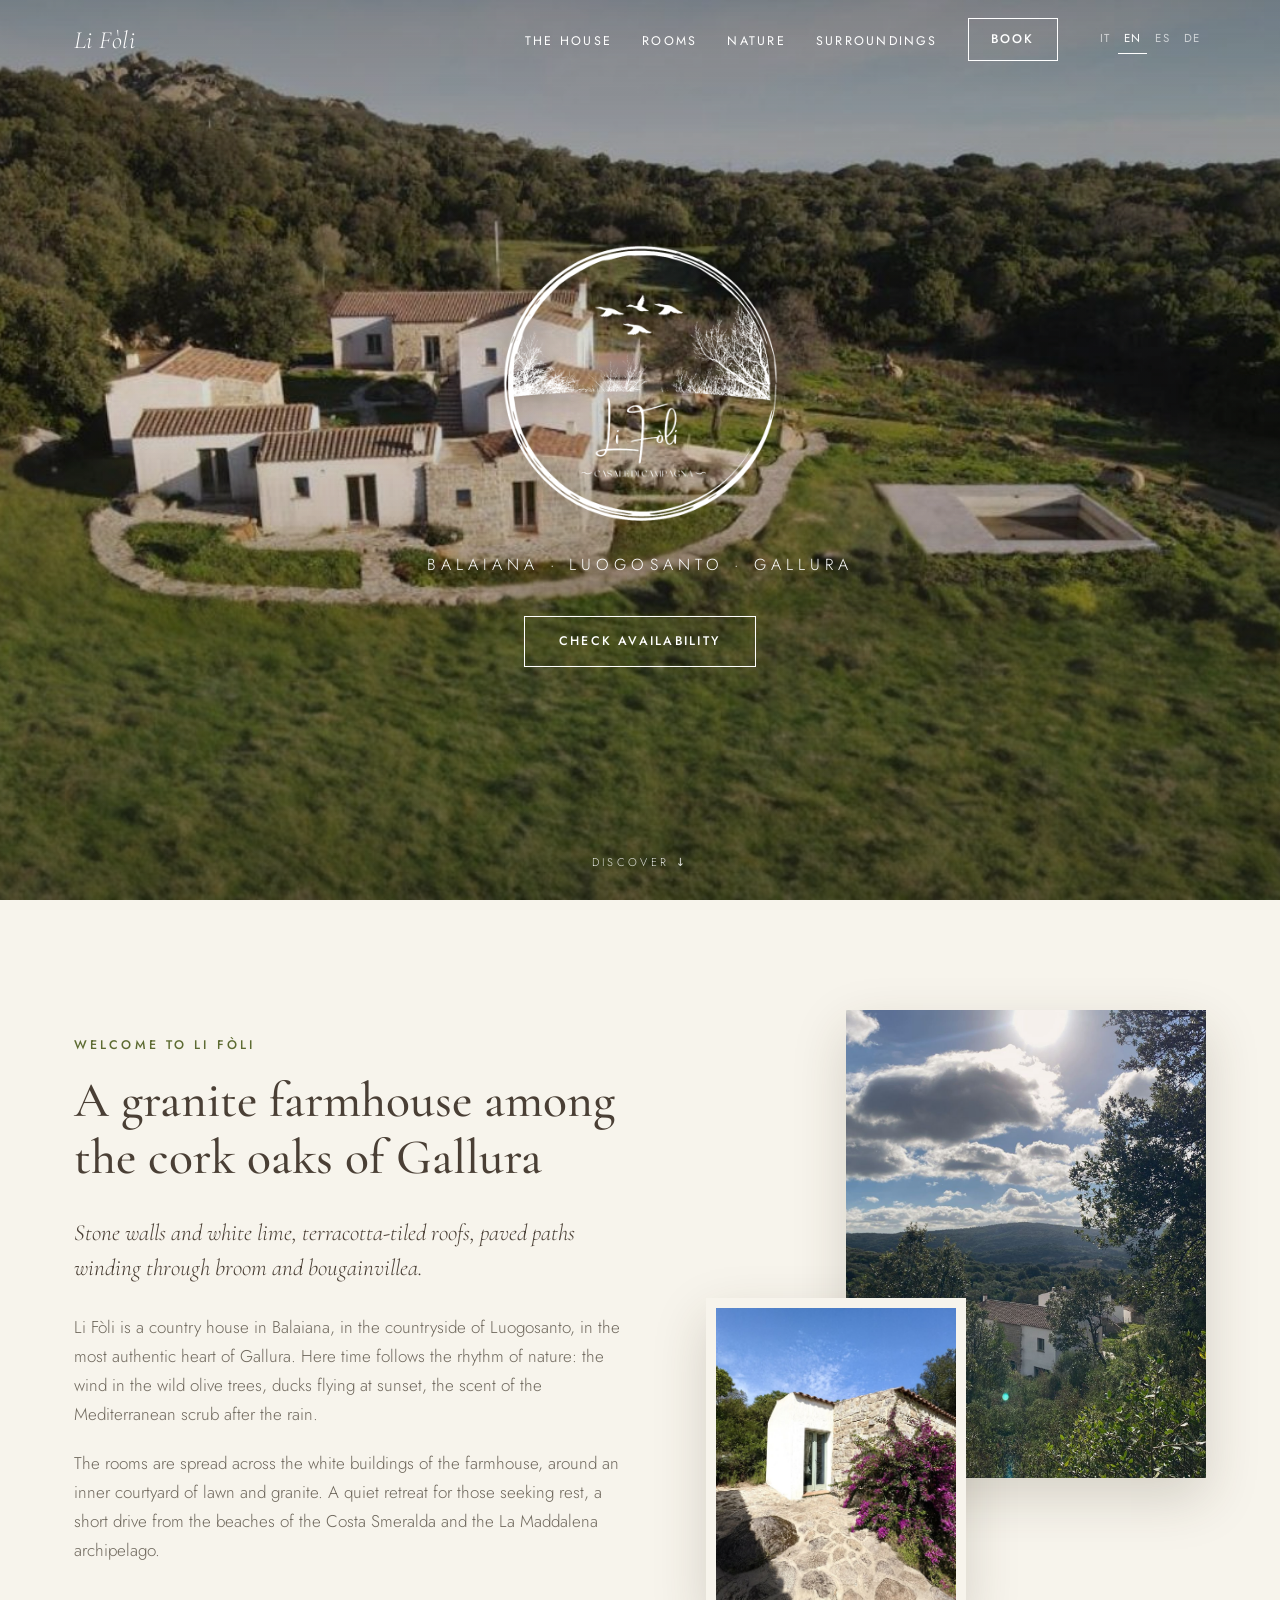
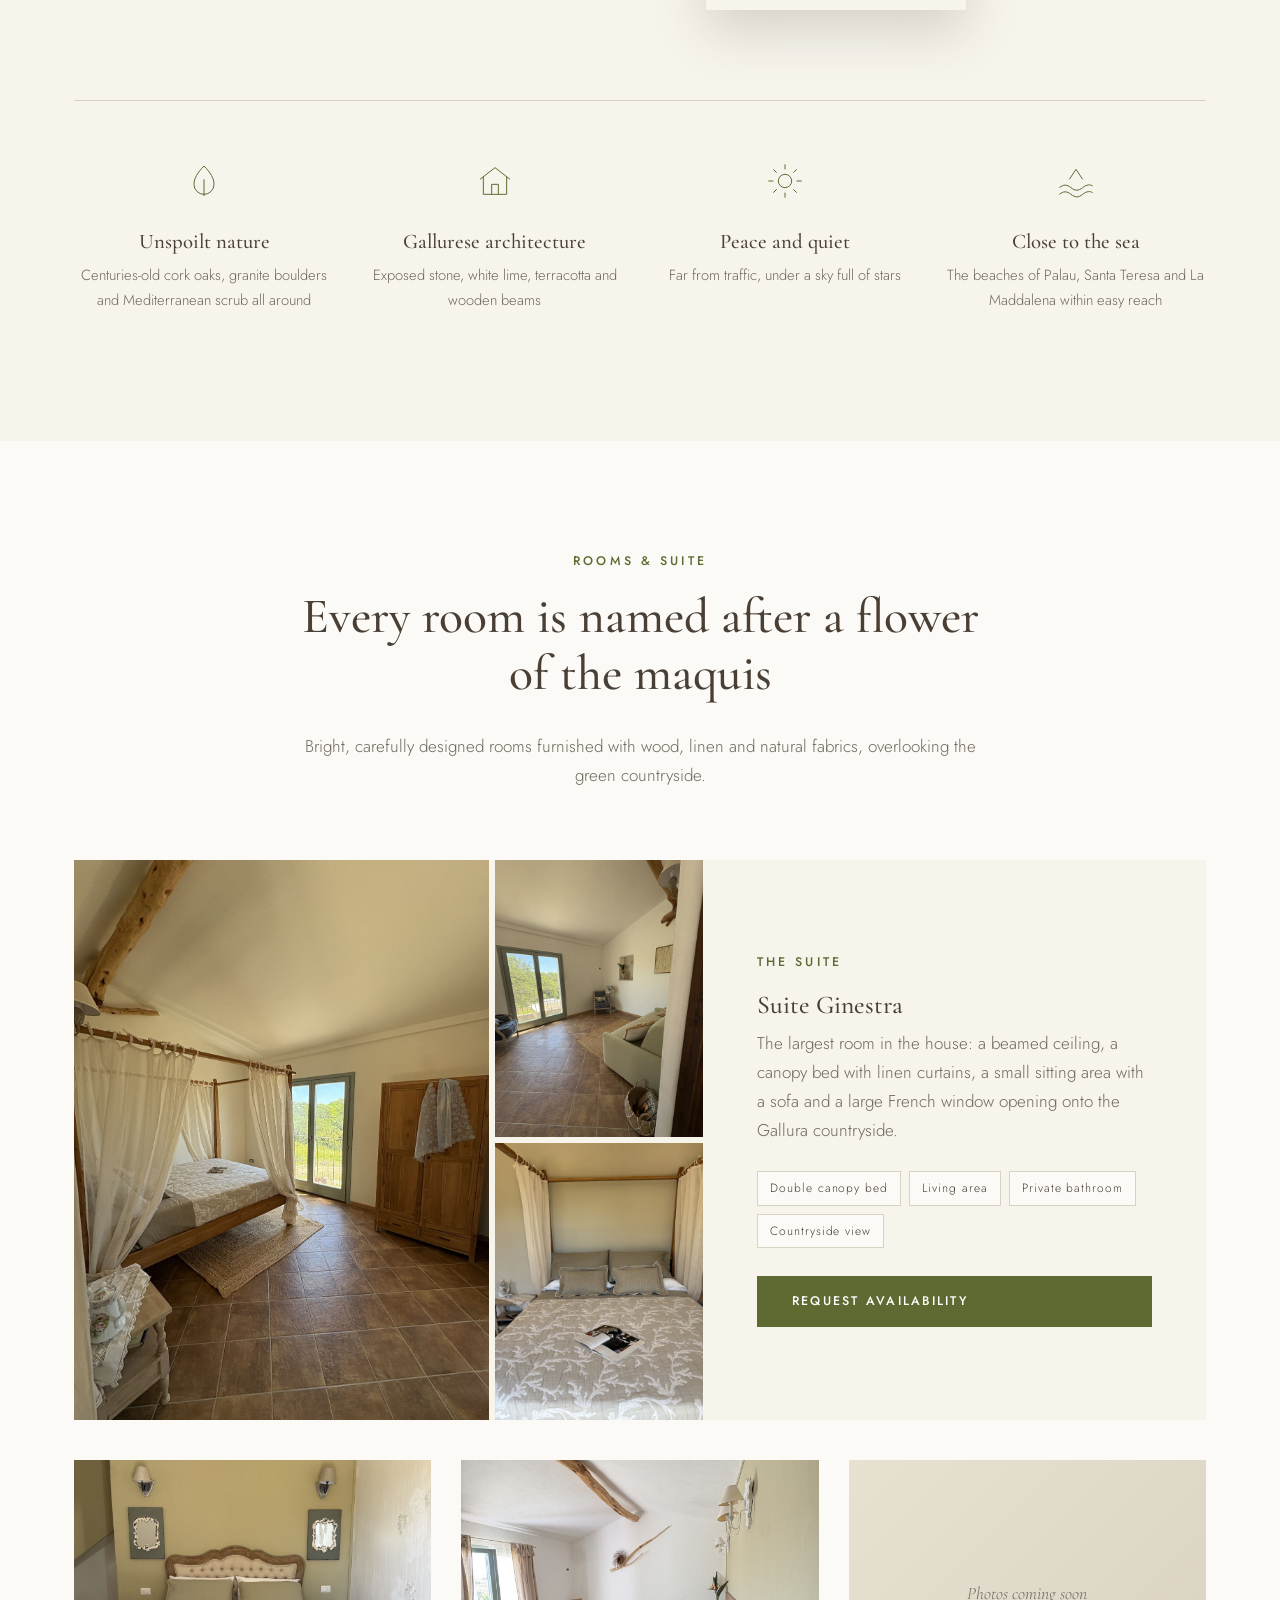
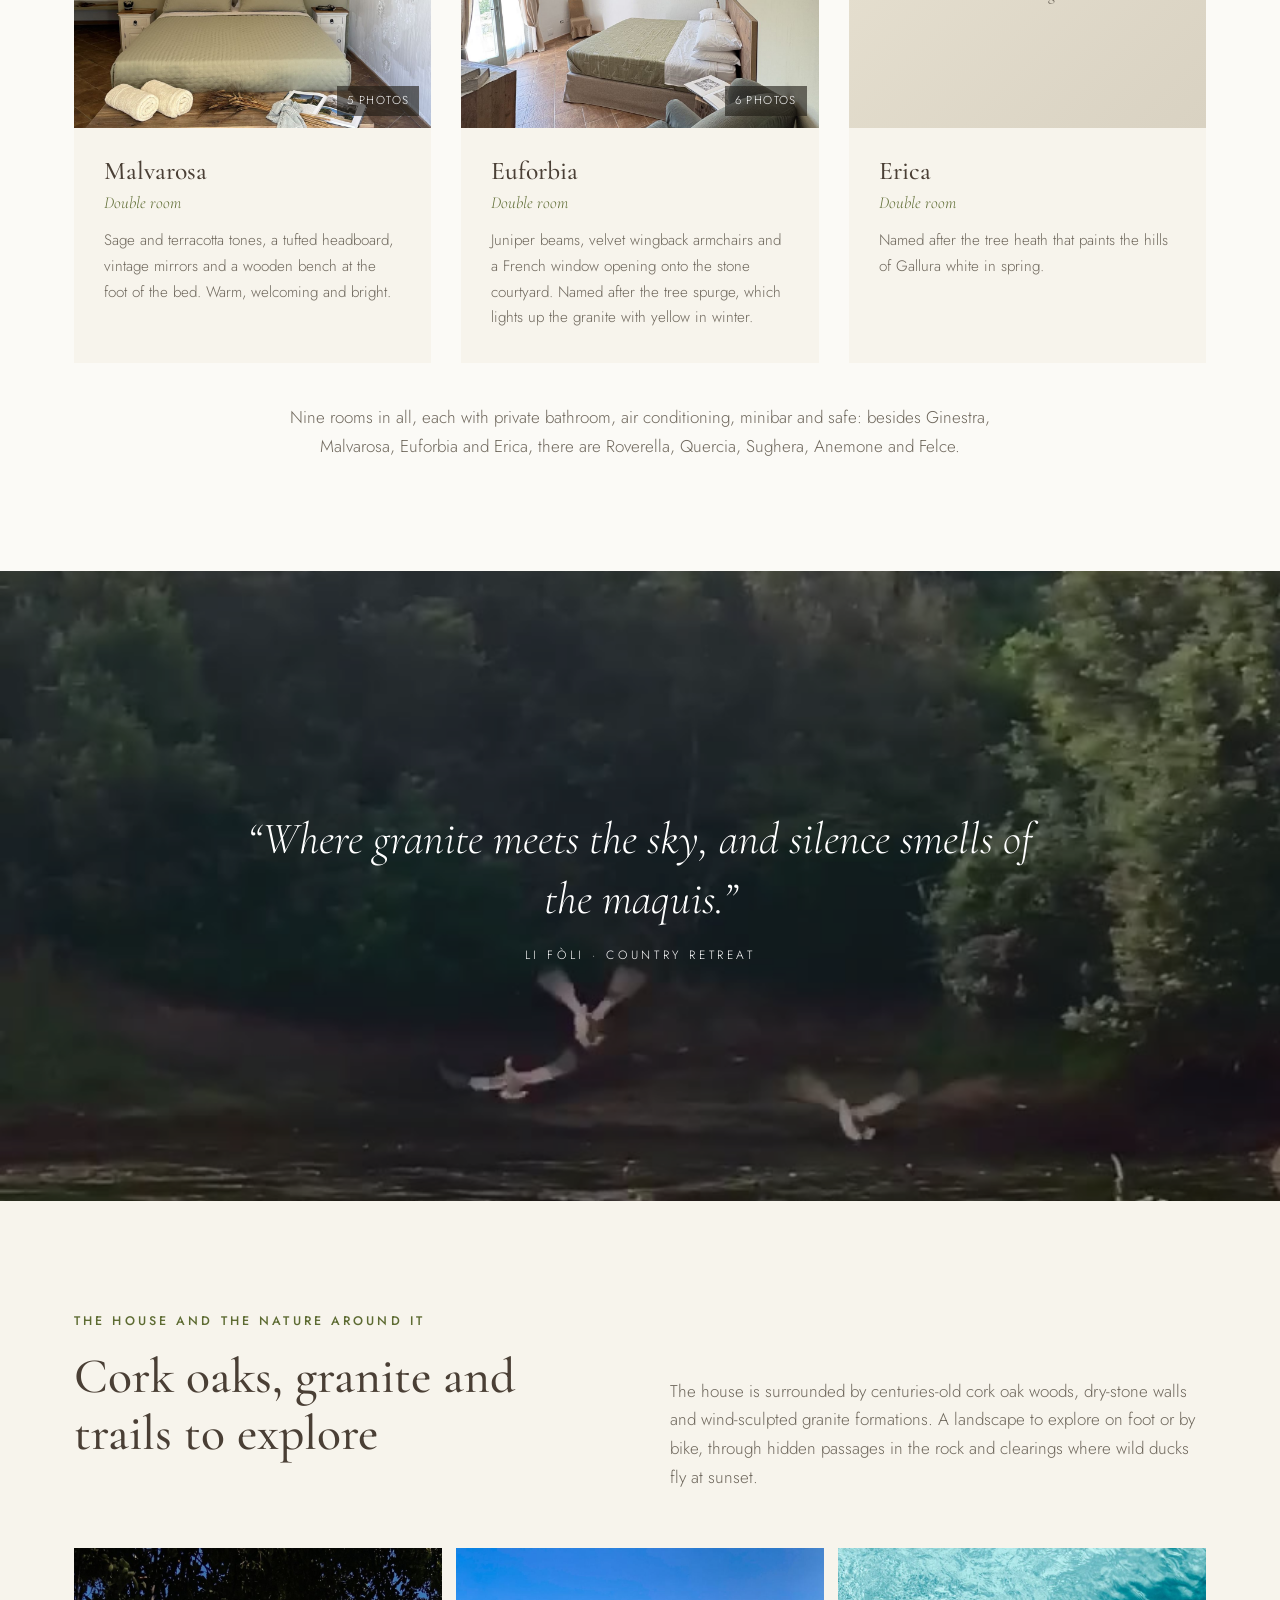
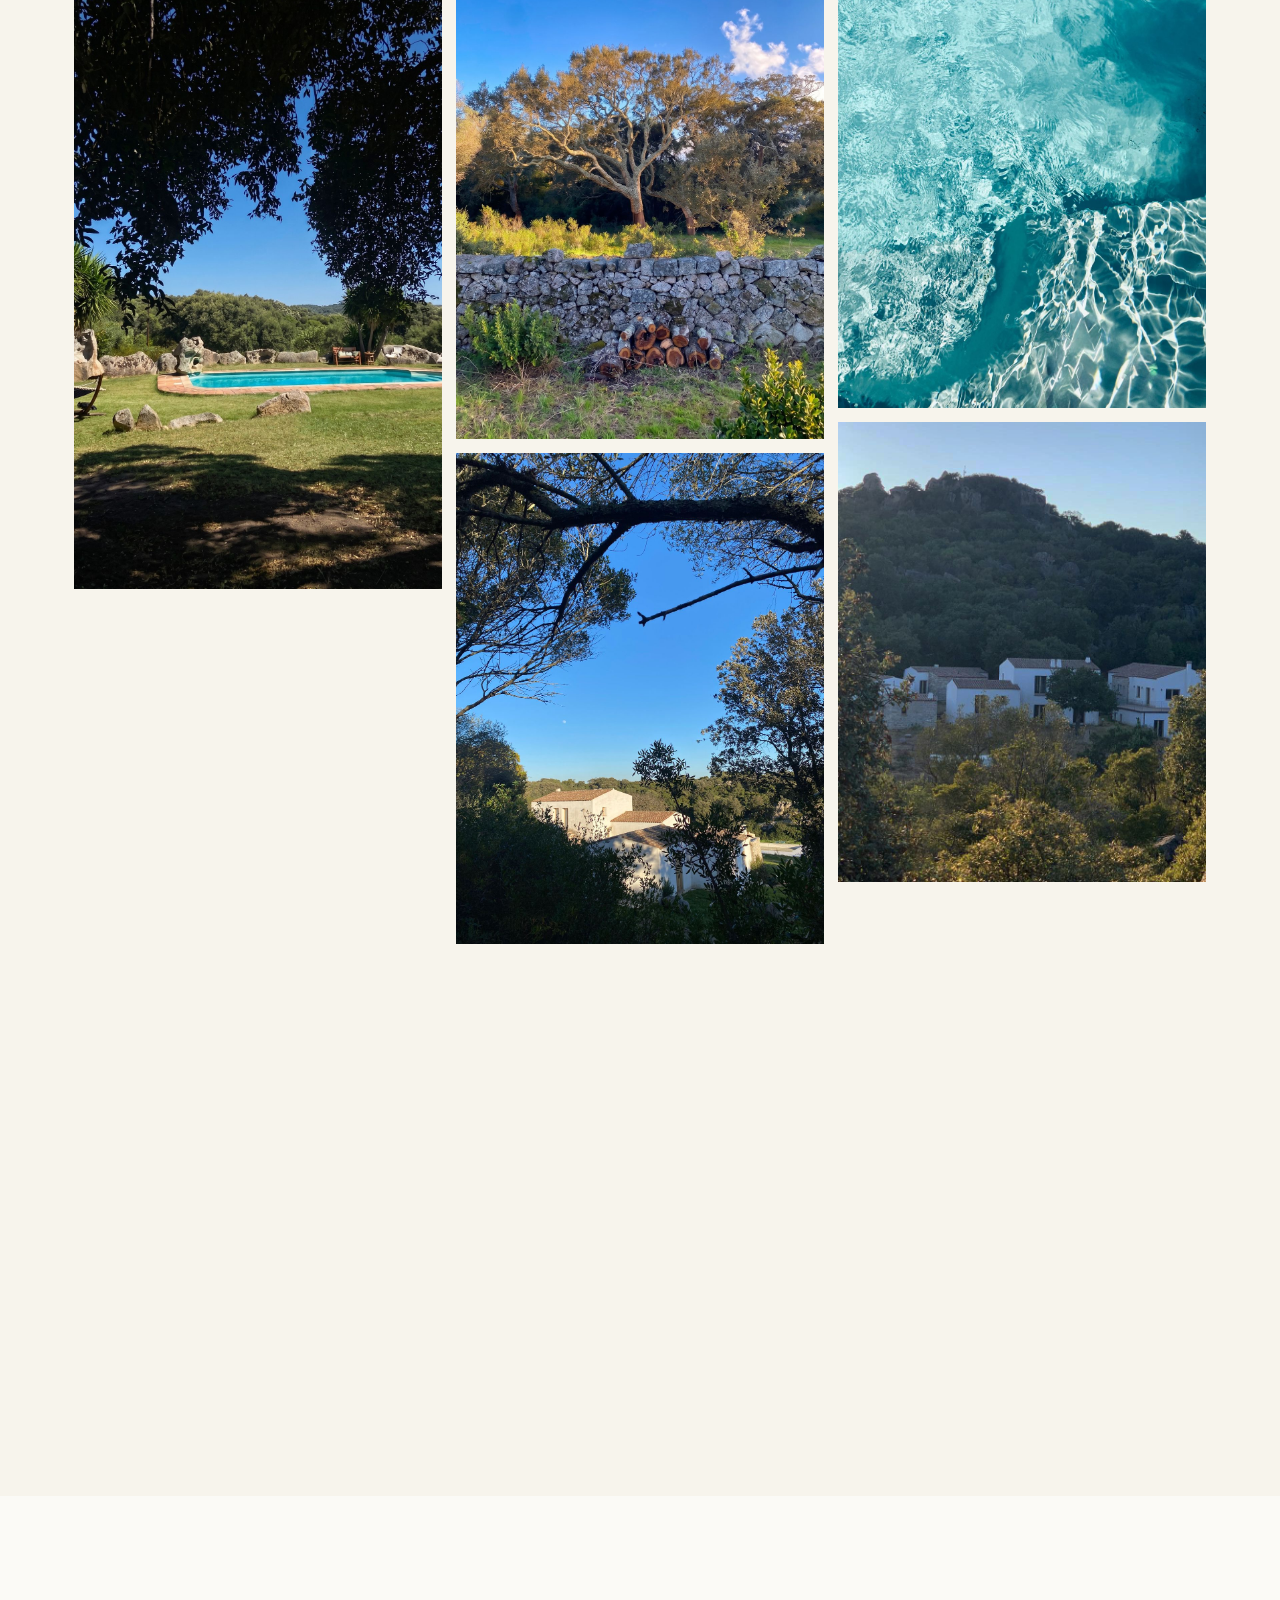
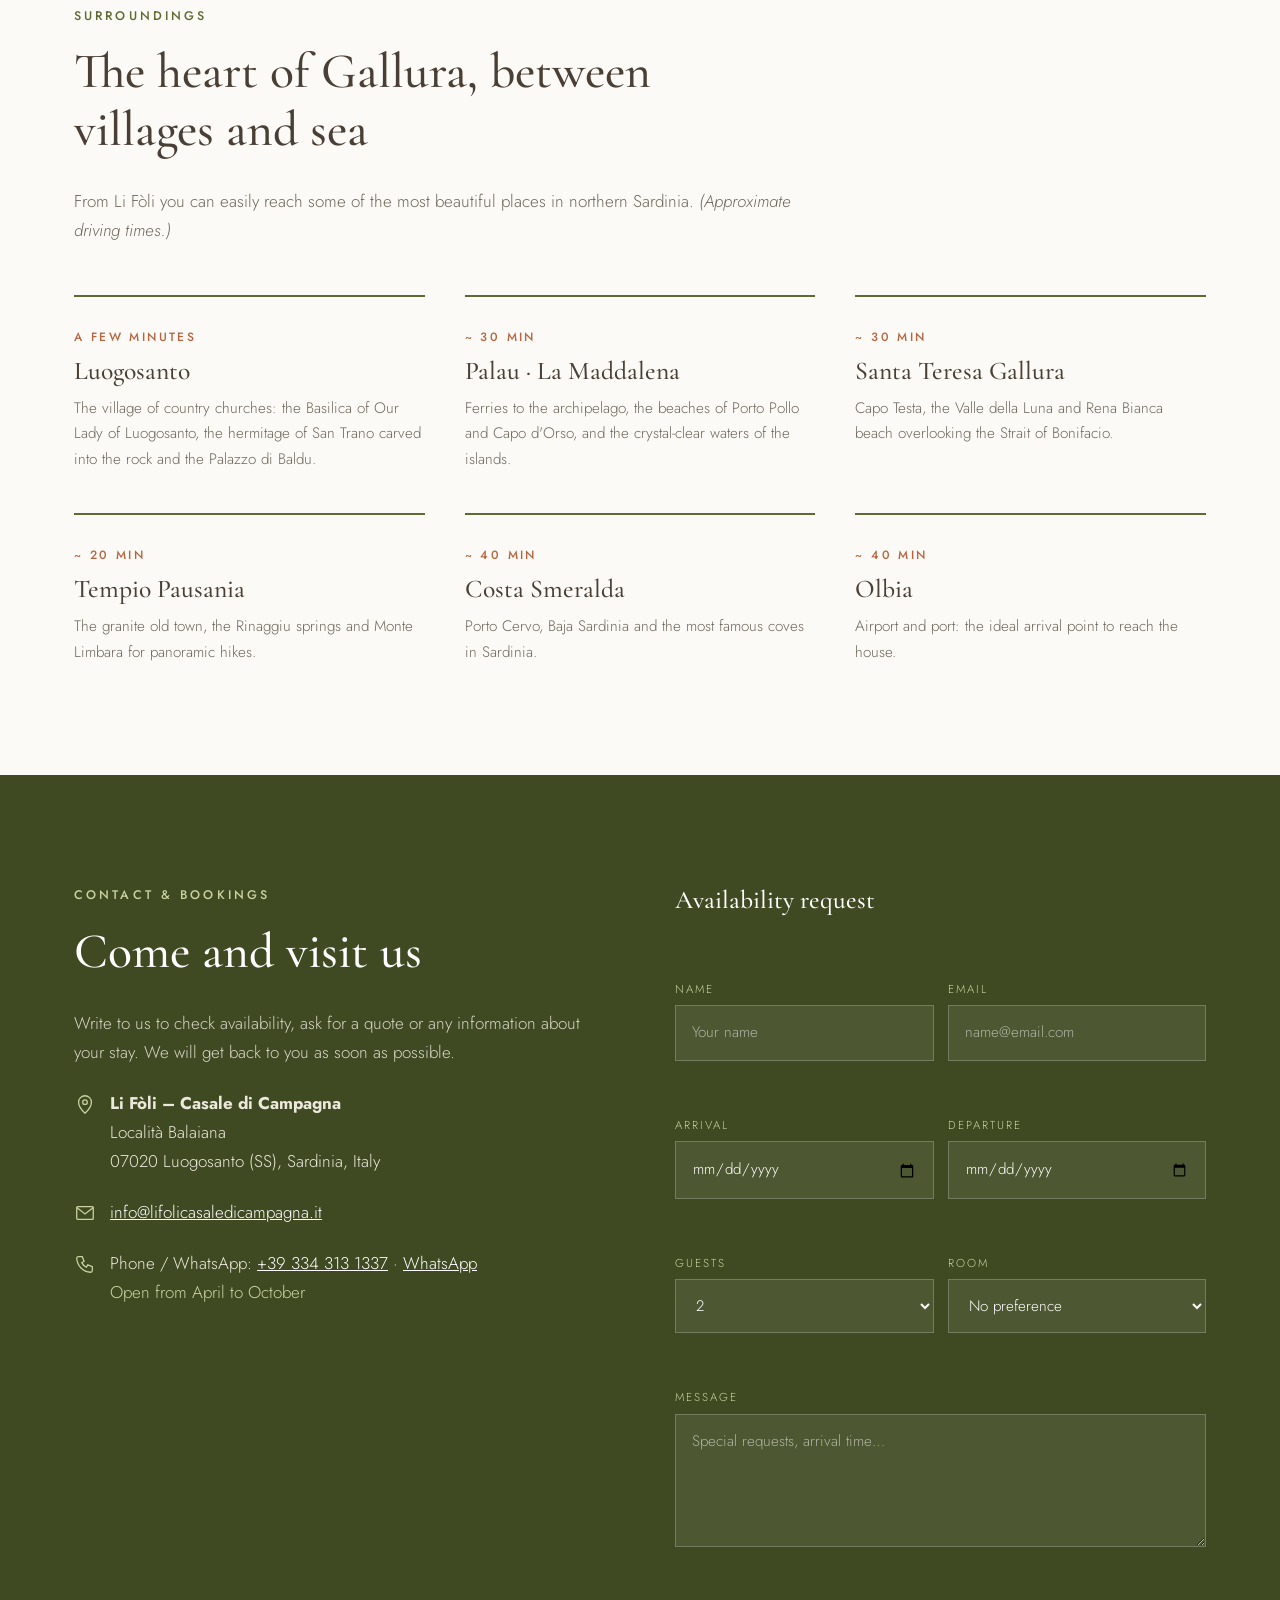
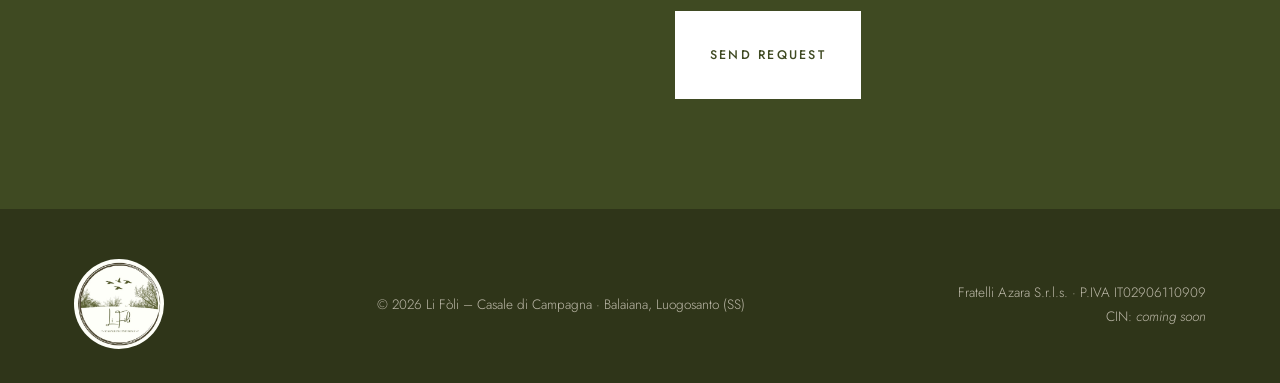
<file: docs/index.html>
<!doctype html>
<html lang="it">
<head>
<meta charset="utf-8">
<meta name="viewport" content="width=device-width, initial-scale=1">
<title>Li Fòli – Casale di Campagna | Balaiana, Luogosanto · Gallura, Sardegna</title>
<meta name="description" content="Li Fòli è un casale di campagna in granito e calce a Balaiana, Luogosanto, nel cuore della Gallura. Camere e suite immerse tra sughere, rocce di granito e silenzio, vicino alla Costa Smeralda.">
<meta property="og:title" content="Li Fòli – Casale di Campagna">
<meta property="og:description" content="Li Fòli è un casale di campagna in granito e calce a Balaiana, Luogosanto, nel cuore della Gallura. Camere e suite immerse tra sughere, rocce di granito e silenzio, vicino alla Costa Smeralda.">
<meta property="og:image" content="img/drone-casale.jpg">
<link rel="alternate" hreflang="it" href="https://www.lifolicasaledicampagna.it/">
<link rel="alternate" hreflang="en" href="https://www.lifolicasaledicampagna.it/en/">
<link rel="alternate" hreflang="es" href="https://www.lifolicasaledicampagna.it/es/">
<link rel="alternate" hreflang="de" href="https://www.lifolicasaledicampagna.it/de/">
<link rel="alternate" hreflang="x-default" href="https://www.lifolicasaledicampagna.it/">
<link rel="icon" href="img/favicon.png">
<link rel="preconnect" href="https://fonts.googleapis.com">
<link rel="preconnect" href="https://fonts.gstatic.com" crossorigin>
<link href="https://fonts.googleapis.com/css2?family=Cormorant+Garamond:ital,wght@0,400;0,500;0,600;1,400&family=Jost:wght@300;400;500&display=swap" rel="stylesheet">
<link rel="stylesheet" href="style.css">
</head>
<body>

<nav id="nav">
  <div class="wrap">
    <a href="#top" class="brand">Li Fòli</a>
    <button class="burger" id="burger" aria-label="Menu">☰</button>
    <ul id="menu">
      <li><a href="#casale">Il Casale</a></li>
      <li><a href="#camere">Camere</a></li>
      <li><a href="#natura">Natura</a></li>
      <li><a href="#dintorni">Dintorni</a></li>
      <li><a href="#contatti" class="btn btn-light">Prenota</a></li>
      <li class="lang"><a href="index.html" data-l="it" class="on" hreflang="it">IT</a><a href="en/index.html" data-l="en" class="" hreflang="en">EN</a><a href="es/index.html" data-l="es" class="" hreflang="es">ES</a><a href="de/index.html" data-l="de" class="" hreflang="de">DE</a></li>
    </ul>
  </div>
</nav>

<header class="hero" id="top">
  <video class="bg" autoplay muted loop playsinline preload="auto" poster="img/drone-casale.jpg">
    <source src="video/hero.mp4" type="video/mp4">
  </video>
  <div class="content">
    <img class="logo" src="img/logo-circle-white.png" alt="Li Fòli – Casale di Campagna">
    <p>Balaiana · Luogosanto · Gallura</p>
    <a href="#contatti" class="btn btn-light">Verifica disponibilità</a>
  </div>
  <div class="scroll-hint">Scopri ↓</div>
</header>

<section class="intro" id="casale">
  <div class="wrap">
    <div class="grid">
      <div class="reveal">
        <span class="eyebrow">Benvenuti a Li Fòli</span>
        <h2>Un casale di granito tra le sughere della Gallura</h2>
        <p class="lead">Muri di pietra e calce bianca, tetti in coppi, sentieri lastricati che si perdono tra ginestre e buganvillee.</p>
        <p>Li Fòli è un casale di campagna nella località di Balaiana, nel territorio di Luogosanto, nel cuore più autentico della Gallura. Qui il tempo segue il ritmo della natura: il vento tra gli ulivi selvatici, il volo delle anatre al tramonto, il profumo della macchia mediterranea dopo la pioggia.</p>
        <p>Le camere sono distribuite tra i volumi bianchi del casale, attorno a una corte interna di prato e granito. Un rifugio silenzioso per chi cerca riposo, a breve distanza dalle spiagge della Costa Smeralda e dell'arcipelago di La Maddalena.</p>
      </div>
      <div class="photos reveal">
        <img class="a" src="img/casale-colline.jpg" alt="Il casale tra le colline della Gallura">
        <img class="b" src="img/buganvillea.jpg" alt="Buganvillea fiorita sul muro di granito">
      </div>
    </div>

    <div class="features reveal">
      <div class="feature">
        <svg viewBox="0 0 48 48"><path d="M24 6c-8 8-12 15-12 22a12 12 0 0 0 24 0c0-7-4-14-12-22z"/><path d="M24 42V22"/></svg>
        <h4>Natura intatta</h4><p>Sughere secolari, rocce di granito e macchia mediterranea tutt'intorno</p>
      </div>
      <div class="feature">
        <svg viewBox="0 0 48 48"><path d="M6 22 24 8l18 14"/><path d="M10 19v21h28V19"/><path d="M20 40V28h8v12"/></svg>
        <h4>Architettura gallurese</h4><p>Pietra a vista, calce bianca, cotto e travi in legno</p>
      </div>
      <div class="feature">
        <svg viewBox="0 0 48 48"><circle cx="24" cy="24" r="8"/><path d="M24 4v6M24 38v6M4 24h6M38 24h6M10 10l4 4M34 34l4 4M10 38l4-4M34 14l4-4"/></svg>
        <h4>Silenzio e quiete</h4><p>Lontano dal traffico, sotto un cielo pieno di stelle</p>
      </div>
      <div class="feature">
        <svg viewBox="0 0 48 48"><path d="M4 32c5-4 9-4 14 0s9 4 14 0 9-4 12-2"/><path d="M4 40c5-4 9-4 14 0s9 4 14 0 9-4 12-2"/><path d="M16 22l8-12 8 12"/></svg>
        <h4>Vicino al mare</h4><p>Le spiagge di Palau, Santa Teresa e La Maddalena a portata di mano</p>
      </div>
    </div>
  </div>
</section>

<section id="camere">
  <div class="wrap">
    <div class="rooms-head reveal">
      <span class="eyebrow">Camere &amp; Suite</span>
      <h2>Ogni stanza porta il nome di un fiore della macchia</h2>
      <p>Ambienti luminosi e curati, arredati con legno, lino e tessuti naturali, con affaccio sul verde della campagna.</p>
    </div>

    <article class="room-feature reveal">
      <div class="gallery" data-gallery="ginestra">
        <img src="img/ginestra-1.jpg" alt="Suite Ginestra">
        <img src="img/ginestra-2.jpg" alt="Suite Ginestra">
        <img src="img/ginestra-4.jpg" alt="Suite Ginestra">
        <img src="img/ginestra-3.jpg" alt="Suite Ginestra" hidden>
        <img src="img/ginestra-5.jpg" alt="Suite Ginestra" hidden>
      </div>
      <div class="info">
        <span class="eyebrow">La Suite</span>
        <h3>Suite Ginestra</h3>
        <p>La più ampia del casale: soffitto con travi a vista, letto a baldacchino con tende in lino, un salottino con divano e una grande portafinestra aperta sulla campagna gallurese.</p>
        <div class="tags"><span>Letto matrimoniale a baldacchino</span><span>Zona living</span><span>Bagno privato</span><span>Vista campagna</span></div>
        <a href="#contatti" class="btn btn-solid" data-room="Suite Ginestra">Richiedi disponibilità</a>
      </div>
    </article>

    <div class="room-grid">
      <article class="room-card reveal">
        <div class="ph" data-gallery="malvarosa">
          <img src="img/malvarosa-1.jpg" alt="Malvarosa">
          <img src="img/malvarosa-2.jpg" alt="Malvarosa" hidden><img src="img/malvarosa-3.jpg" alt="Malvarosa" hidden>
          <img src="img/malvarosa-4.jpg" alt="Malvarosa" hidden><img src="img/malvarosa-5.jpg" alt="Malvarosa" hidden>
          <span class="count">5 foto</span>
        </div>
        <div class="body"><h3>Malvarosa</h3><span class="name-meaning">Camera matrimoniale</span><p>Toni salvia e cotto, testiera capitonné, specchi d'epoca e una panca in legno ai piedi del letto. Calda, accogliente, luminosa.</p></div>
      </article>
      <article class="room-card reveal">
        <div class="ph" data-gallery="euforbia">
          <img src="img/euforbia-1.jpg" alt="Euforbia">
          <img src="img/euforbia-2.jpg" alt="Euforbia" hidden><img src="img/euforbia-3.jpg" alt="Euforbia" hidden>
          <img src="img/euforbia-4.jpg" alt="Euforbia" hidden><img src="img/euforbia-5.jpg" alt="Euforbia" hidden>
          <img src="img/euforbia-6.jpg" alt="Euforbia" hidden>
          <span class="count">6 foto</span>
        </div>
        <div class="body"><h3>Euforbia</h3><span class="name-meaning">Camera matrimoniale</span><p>Travi in ginepro, poltrone in velluto e una portafinestra che si apre sulla corte in pietra. Prende il nome dall'euforbia arborea, che d'inverno accende di giallo i graniti.</p></div>
      </article>
      <article class="room-card reveal">
        <div class="ph empty"><span>Foto in arrivo</span></div>
        <div class="body"><h3>Erica</h3><span class="name-meaning">Camera matrimoniale</span><p>Dedicata all'erica arborea che colora di bianco le colline galluresi a primavera.</p></div>
      </article>
    </div>
    <p class="reveal" style="text-align:center;color:var(--muted);margin-top:40px;max-width:760px;margin-left:auto;margin-right:auto">Nove camere in tutto, tutte con bagno privato, aria condizionata, frigobar e cassetta di sicurezza: oltre a Ginestra, Malvarosa, Euforbia ed Erica, ci sono Roverella, Quercia, Sughera, Anemone e Felce.</p>
  </div>
</section>

<div class="band">
  <video autoplay muted loop playsinline preload="metadata" poster="video/anatre-poster.jpg"><source src="video/anatre.mp4" type="video/mp4"></video>
  <blockquote>“Dove il granito incontra il cielo, e il silenzio ha il profumo della macchia.”<cite>Li Fòli · Casale di Campagna</cite></blockquote>
</div>

<section class="nature" id="natura">
  <div class="wrap">
    <div class="head reveal">
      <div>
        <span class="eyebrow">Il casale e la natura attorno</span>
        <h2>Sughere, granito e sentieri da esplorare</h2>
      </div>
      <p>Il casale è circondato da boschi di sughere secolari, muretti a secco e formazioni di granito modellate dal vento. Un paesaggio da vivere a piedi o in bicicletta, tra passaggi nascosti nella roccia e radure dove al tramonto volano le anatre selvatiche.</p>
    </div>
    <div class="masonry" data-gallery="natura">
      <figure class="reveal"><img src="img/piscina.jpg" alt="La piscina tra i graniti"><figcaption>La piscina tra i graniti</figcaption></figure>
      <figure class="reveal"><img src="img/cortile.jpg" alt="La corte interna"><figcaption>La corte interna</figcaption></figure>
      <figure class="reveal"><img src="img/granito-scolpito.jpg" alt="Granito scolpito dal vento"><figcaption>Granito scolpito dal vento</figcaption></figure>
      <figure class="reveal"><img src="img/sughere-muretto.jpg" alt="Sughere e muretti a secco"><figcaption>Sughere e muretti a secco</figcaption></figure>
      <figure class="reveal"><img src="img/casale-luna.jpg" alt="Il casale con la luna"><figcaption>Il casale con la luna</figcaption></figure>
      <figure class="reveal"><img src="img/acqua.jpg" alt="Acqua cristallina"><figcaption>Acqua cristallina</figcaption></figure>
      <figure class="reveal"><img src="img/casale-collina.jpg" alt="Ai piedi della collina"><figcaption>Ai piedi della collina</figcaption></figure>
      <figure class="reveal"><img src="img/passaggio-rocce.jpg" alt="Passaggi tra le rocce"><figcaption>Passaggi tra le rocce</figcaption></figure>
    </div>
  </div>
</section>

<section class="around" id="dintorni">
  <div class="wrap">
    <div class="reveal" style="max-width:720px">
      <span class="eyebrow">Dintorni</span>
      <h2>Il cuore della Gallura, tra borghi e mare</h2>
      <p style="color:var(--muted)">Da Li Fòli si raggiungono facilmente alcune delle mete più belle del nord Sardegna. <em>(Tempi indicativi in auto.)</em></p>
    </div>
    <div class="grid">
      <div class="place reveal"><span class="dist">Pochi minuti</span><h3>Luogosanto</h3><p>Il borgo delle chiese campestri: la Basilica di Nostra Signora di Luogosanto, l'eremo di San Trano scavato nella roccia e il Palazzo di Baldu.</p></div>
      <div class="place reveal"><span class="dist">~ 30 min</span><h3>Palau · La Maddalena</h3><p>Il traghetto per l'arcipelago, le spiagge di Porto Pollo e Capo d'Orso, il mare cristallino delle isole.</p></div>
      <div class="place reveal"><span class="dist">~ 30 min</span><h3>Santa Teresa Gallura</h3><p>Capo Testa, la Valle della Luna e la spiaggia di Rena Bianca affacciata sulle Bocche di Bonifacio.</p></div>
      <div class="place reveal"><span class="dist">~ 20 min</span><h3>Tempio Pausania</h3><p>Il centro storico in granito, le sorgenti di Rinaggiu e il Monte Limbara per escursioni panoramiche.</p></div>
      <div class="place reveal"><span class="dist">~ 40 min</span><h3>Costa Smeralda</h3><p>Porto Cervo, Baja Sardinia e le calette più famose della Sardegna.</p></div>
      <div class="place reveal"><span class="dist">~ 40 min</span><h3>Olbia</h3><p>Aeroporto e porto: il punto di arrivo ideale per raggiungere il casale.</p></div>
    </div>
  </div>
</section>

<section class="contact" id="contatti">
  <div class="wrap">
    <div class="grid">
      <div class="info reveal">
        <span class="eyebrow">Contatti &amp; prenotazioni</span>
        <h2>Vieni a trovarci</h2>
        <p>Scrivici per verificare la disponibilità, chiedere un preventivo o qualsiasi informazione sul soggiorno. Ti risponderemo il prima possibile.</p>
        <div class="line">
          <svg viewBox="0 0 24 24"><path d="M12 22s7-6.5 7-12a7 7 0 0 0-14 0c0 5.5 7 12 7 12z"/><circle cx="12" cy="10" r="2.5"/></svg>
          <div><strong>Li Fòli – Casale di Campagna</strong><br>Località Balaiana<br>07020 Luogosanto (SS), Sardegna</div>
        </div>
        <div class="line">
          <svg viewBox="0 0 24 24"><rect x="3" y="5" width="18" height="14" rx="1"/><path d="m3 6 9 7 9-7"/></svg>
          <div><a href="mailto:info@lifolicasaledicampagna.it">info@lifolicasaledicampagna.it</a></div>
        </div>
        <div class="line">
          <svg viewBox="0 0 24 24"><path d="M5 4h4l2 5-2.5 1.5a11 11 0 0 0 5 5L15 13l5 2v4a2 2 0 0 1-2 2A16 16 0 0 1 3 6a2 2 0 0 1 2-2"/></svg>
          <div>Telefono / WhatsApp: <a href="tel:+393343131337">+39 334 313 1337</a> · <a href="https://wa.me/393343131337" target="_blank" rel="noopener">WhatsApp</a><br><span style="color:#c9d29f">Aperto da aprile a ottobre</span></div>
        </div>
        <iframe class="map" loading="lazy" title="Map" src="https://www.google.com/maps?q=Balaiana,+Luogosanto+SS&z=13&hl=it&output=embed"></iframe>
      </div>

      <form class="reveal" id="form" action="mailto:info@lifolicasaledicampagna.it" method="post" enctype="text/plain">
        <h3>Richiesta di disponibilità</h3>
        <div class="row">
          <div><label for="nome">Nome</label><input id="nome" name="nome" required placeholder="Il tuo nome"></div>
          <div><label for="email">Email</label><input id="email" name="email" type="email" required placeholder="name@email.com"></div>
        </div>
        <div class="row">
          <div><label for="arrivo">Arrivo</label><input id="arrivo" name="arrivo" type="date" required></div>
          <div><label for="partenza">Partenza</label><input id="partenza" name="partenza" type="date" required></div>
        </div>
        <div class="row">
          <div><label for="ospiti">Ospiti</label><select id="ospiti" name="ospiti"><option>1</option><option selected>2</option><option>3</option><option>4</option><option>5+</option></select></div>
          <div><label for="camera">Camera</label><select id="camera" name="camera"><option value="">Nessuna preferenza</option><option>Suite Ginestra</option><option>Malvarosa</option><option>Erica</option><option>Euforbia</option></select></div>
        </div>
        <div><label for="msg">Messaggio</label><textarea id="msg" name="messaggio" rows="4" placeholder="Richieste particolari, orario di arrivo…"></textarea></div>
        <button class="btn" type="submit">Invia richiesta</button>
      </form>
    </div>
  </div>
</section>

<footer>
  <div class="wrap">
    <img src="img/logo.jpg" alt="Li Fòli">
    <div>© <span id="y"></span> Li Fòli – Casale di Campagna · Balaiana, Luogosanto (SS)</div>
    <div class="legal">Fratelli Azara S.r.l.s. · P.IVA IT02906110909<br><!-- TODO CIN -->CIN: <em>da inserire</em></div>
  </div>
</footer>

<div class="lb" id="lb"><button class="x" aria-label="×">×</button><button class="prev" aria-label="‹">‹</button><img alt=""><button class="next" aria-label="›">›</button></div>

<script>
  document.getElementById('y').textContent = new Date().getFullYear();
  // Primo accesso alla versione italiana: proponi la lingua del browser
  (function(){
    var LANGS = ['en','es','de'], k = 'lifoli-lang';
    document.querySelectorAll('.lang a').forEach(function(a){ a.addEventListener('click', function(){ try{localStorage.setItem(k, a.dataset.l)}catch(e){} }); });
    if ('it' !== 'it') return;
    var saved; try{ saved = localStorage.getItem(k) }catch(e){}
    var nav = (navigator.language || 'it').slice(0,2);
    if (!saved && LANGS.indexOf(nav) > -1) location.replace(nav + '/index.html' + location.hash);
  })();
  const nav = document.getElementById('nav');
  addEventListener('scroll', () => nav.classList.toggle('scrolled', scrollY > 60), {passive:true});
  const burger = document.getElementById('burger'), menu = document.getElementById('menu');
  burger.onclick = () => { menu.classList.toggle('open'); burger.classList.toggle('open'); burger.textContent = menu.classList.contains('open') ? '×' : '☰'; };
  menu.querySelectorAll('a').forEach(a => a.addEventListener('click', () => { menu.classList.remove('open'); burger.classList.remove('open'); burger.textContent = '☰'; }));
  const io = new IntersectionObserver(es => es.forEach(e => { if (e.isIntersecting) { e.target.classList.add('in'); io.unobserve(e.target); } }), {threshold:.12});
  document.querySelectorAll('.reveal').forEach(el => io.observe(el));
  document.querySelectorAll('[data-room]').forEach(b => b.addEventListener('click', () => document.getElementById('camera').value = b.dataset.room));
  const lb = document.getElementById('lb'), lbImg = lb.querySelector('img'); let set = [], idx = 0;
  const show = i => { idx = (i + set.length) % set.length; lbImg.src = set[idx].src; lbImg.alt = set[idx].alt; };
  document.querySelectorAll('[data-gallery] img, .room-card .ph img').forEach(img => img.addEventListener('click', () => {
    const g = img.closest('[data-gallery]'); set = g ? [...g.querySelectorAll('img')] : [img];
    show(set.indexOf(img)); lb.classList.add('open');
  }));
  lb.querySelector('.x').onclick = () => lb.classList.remove('open');
  lb.querySelector('.prev').onclick = e => { e.stopPropagation(); show(idx - 1); };
  lb.querySelector('.next').onclick = e => { e.stopPropagation(); show(idx + 1); };
  lb.onclick = e => { if (e.target === lb) lb.classList.remove('open'); };
  addEventListener('keydown', e => { if (!lb.classList.contains('open')) return; if (e.key === 'Escape') lb.classList.remove('open'); if (e.key === 'ArrowLeft') show(idx - 1); if (e.key === 'ArrowRight') show(idx + 1); });
</script>
</body>
</html>
</file>
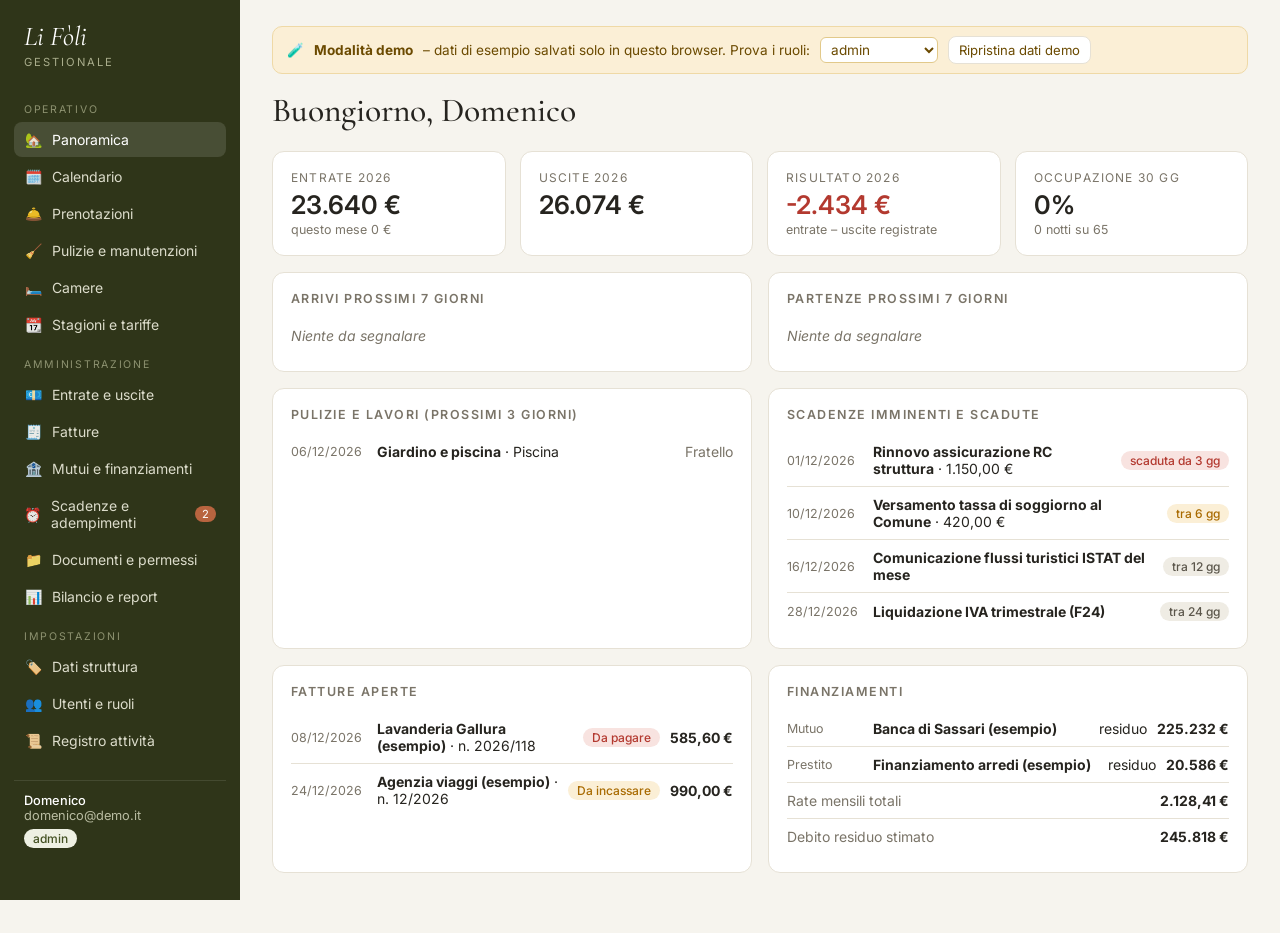
<file: gestionale/Index.html>
<!doctype html>
<html lang="it">
<head>
<base target="_top">
<meta charset="utf-8">
<meta name="viewport" content="width=device-width, initial-scale=1">
<title>Li Fòli · Gestionale</title>
<link href="https://fonts.googleapis.com/css2?family=Cormorant+Garamond:ital,wght@0,500;1,500&family=Inter:wght@400;500;600&display=swap" rel="stylesheet">
<style>
:root{
  --bg:#f6f4ee; --panel:#fff; --ink:#26241f; --muted:#7a7468; --line:#e6e1d5;
  --olive:#5d6b32; --olive-d:#435022; --olive-l:#eef0e3; --terra:#b8643f;
  --red:#b3392f; --red-l:#f8e3e0; --amber:#a86a00; --amber-l:#fbefd6; --green:#2f7a4a; --green-l:#e1f1e6; --blue:#2f5f8a; --blue-l:#e2ecf6;
  --serif:"Cormorant Garamond",Georgia,serif; --sans:Inter,system-ui,-apple-system,Segoe UI,sans-serif;
}
*{box-sizing:border-box}
html,body{margin:0;height:100%}
body{font-family:var(--sans);font-size:14px;color:var(--ink);background:var(--bg)}
button,input,select,textarea{font:inherit;color:inherit}
a{color:var(--olive-d)}
.app{display:grid;grid-template-columns:240px 1fr;min-height:100vh}
aside{background:#2f3519;color:#dcdccb;padding:20px 14px;position:sticky;top:0;height:100vh;overflow:auto}
aside .brand{font-family:var(--serif);font-size:1.7rem;color:#fff;padding:0 10px 2px;font-style:italic}
aside .sub{font-size:.7rem;letter-spacing:.18em;text-transform:uppercase;color:#a9ad8c;padding:0 10px 18px}
aside nav a{display:flex;align-items:center;gap:10px;padding:9px 10px;border-radius:8px;color:#dcdccb;text-decoration:none;margin-bottom:2px;cursor:pointer}
aside nav a:hover{background:rgba(255,255,255,.06)}
aside nav a.on{background:rgba(255,255,255,.12);color:#fff}
aside nav .grp{font-size:.66rem;letter-spacing:.16em;text-transform:uppercase;color:#8d9270;margin:16px 10px 6px}
aside nav .ic{width:18px;text-align:center;opacity:.9}
aside nav .badge{margin-left:auto;background:var(--terra);color:#fff;border-radius:10px;font-size:.7rem;padding:1px 7px}
aside .me{margin-top:22px;padding:12px 10px;border-top:1px solid rgba(255,255,255,.1);font-size:.8rem;color:#b9bca2}
aside .me b{color:#fff;display:block;font-weight:500}
main{padding:26px 32px 60px;min-width:0}
.top{display:flex;align-items:center;gap:12px;margin-bottom:20px;flex-wrap:wrap}
.top h1{font-family:var(--serif);font-weight:500;font-size:2.1rem;margin:0;flex:1;min-width:200px}
.burger{display:none;background:none;border:0;font-size:1.5rem;cursor:pointer}
.btn{border:1px solid var(--line);background:#fff;border-radius:8px;padding:8px 14px;cursor:pointer;white-space:nowrap}
.btn:hover{border-color:#cfc8b6}
.btn.pri{background:var(--olive);border-color:var(--olive);color:#fff}
.btn.pri:hover{background:var(--olive-d)}
.btn.danger{color:var(--red);border-color:#e9c3be}
.btn.sm{padding:5px 10px;font-size:.82rem}
.card{background:var(--panel);border:1px solid var(--line);border-radius:12px;padding:18px}
.card h3{margin:0 0 12px;font-size:.78rem;letter-spacing:.12em;text-transform:uppercase;color:var(--muted);font-weight:600}
.kpis{display:grid;grid-template-columns:repeat(4,1fr);gap:14px;margin-bottom:16px}
.kpi .v{font-size:1.6rem;font-weight:600;margin-top:4px}
.kpi .l{font-size:.75rem;color:var(--muted);text-transform:uppercase;letter-spacing:.1em}
.kpi .s{font-size:.78rem;color:var(--muted);margin-top:2px}
.pos{color:var(--green)} .neg{color:var(--red)}
.grid2{display:grid;grid-template-columns:1fr 1fr;gap:16px}
.grid3{display:grid;grid-template-columns:repeat(3,1fr);gap:16px}
.list{list-style:none;margin:0;padding:0}
.list li{display:flex;gap:10px;align-items:center;padding:9px 0;border-bottom:1px solid var(--line)}
.list li:last-child{border:0}
.list .when{font-size:.78rem;color:var(--muted);min-width:76px}
.list .grow{flex:1;min-width:0}
.empty{color:var(--muted);font-style:italic;padding:8px 0}
.toolbar{display:flex;gap:8px;flex-wrap:wrap;margin-bottom:12px;align-items:center}
.toolbar input,.toolbar select{border:1px solid var(--line);border-radius:8px;padding:7px 10px;background:#fff}
.toolbar input[type=search]{min-width:220px;flex:1;max-width:360px}
.tablewrap{overflow:auto;background:#fff;border:1px solid var(--line);border-radius:12px}
table{border-collapse:collapse;width:100%}
th,td{text-align:left;padding:10px 12px;border-bottom:1px solid var(--line);white-space:nowrap}
th{font-size:.72rem;letter-spacing:.08em;text-transform:uppercase;color:var(--muted);font-weight:600;background:#fbfaf6;position:sticky;top:0}
tbody tr{cursor:pointer}
tbody tr:hover{background:#faf8f2}
td.num,th.num{text-align:right;font-variant-numeric:tabular-nums}
td.wrap{white-space:normal;min-width:200px}
tfoot td{font-weight:600;background:#fbfaf6}
.pill{display:inline-block;padding:2px 9px;border-radius:20px;font-size:.75rem;font-weight:500;background:#efece4;color:#5b564b}
.pill.green{background:var(--green-l);color:var(--green)} .pill.red{background:var(--red-l);color:var(--red)}
.pill.amber{background:var(--amber-l);color:var(--amber)} .pill.blue{background:var(--blue-l);color:var(--blue)}
.pill.olive{background:var(--olive-l);color:var(--olive-d)}
.muted{color:var(--muted)}
/* modal */
.ov{position:fixed;inset:0;background:rgba(30,28,20,.45);display:none;align-items:flex-start;justify-content:center;padding:40px 16px;overflow:auto;z-index:50}
.ov.open{display:flex}
.modal{background:#fff;border-radius:14px;width:min(760px,100%);box-shadow:0 20px 60px rgba(0,0,0,.25)}
.modal header{display:flex;align-items:center;padding:18px 22px;border-bottom:1px solid var(--line)}
.modal header h2{margin:0;font-family:var(--serif);font-weight:500;font-size:1.6rem;flex:1}
.modal .body{padding:20px 22px;display:grid;grid-template-columns:1fr 1fr;gap:14px 16px}
.modal footer{display:flex;gap:8px;padding:14px 22px;border-top:1px solid var(--line);background:#fbfaf6;border-radius:0 0 14px 14px}
.modal footer .sp{flex:1}
.f{display:flex;flex-direction:column;gap:5px}
.f.full{grid-column:1/-1}
.f label{font-size:.72rem;letter-spacing:.08em;text-transform:uppercase;color:var(--muted);font-weight:600}
.f input,.f select,.f textarea{border:1px solid var(--line);border-radius:8px;padding:9px 10px;background:#fff;width:100%}
.f input:focus,.f select:focus,.f textarea:focus{outline:2px solid var(--olive-l);border-color:var(--olive)}
.f .hint{font-size:.75rem;color:var(--muted)}
.f.chk{flex-direction:row;align-items:center;gap:8px}
.f.chk input{width:auto}
.meta{grid-column:1/-1;font-size:.75rem;color:var(--muted)}
/* calendar */
.cal{overflow:auto;background:#fff;border:1px solid var(--line);border-radius:12px}
.cal table{border-collapse:separate;border-spacing:0}
.cal th,.cal td{padding:0;border-right:1px solid #f0ece2;border-bottom:1px solid var(--line);min-width:34px;height:42px;text-align:center;font-size:.72rem}
.cal th{height:44px;line-height:1.2}
.cal th.room,.cal td.room{position:sticky;left:0;background:#fbfaf6;z-index:2;min-width:120px;text-align:left;padding:0 12px;font-size:.85rem;font-weight:500}
.cal th.we{color:var(--terra)}
.cal th.today{background:var(--olive-l);color:var(--olive-d)}
.cal td.closed{background:repeating-linear-gradient(45deg,#f4f1ea,#f4f1ea 4px,#ebe6da 4px,#ebe6da 8px)}
.cal td{position:relative}
.cal .bk{position:absolute;top:7px;bottom:7px;left:50%;z-index:1;border-radius:6px;color:#fff;font-size:.72rem;padding:0 6px;display:flex;align-items:center;overflow:hidden;white-space:nowrap;cursor:pointer;background:var(--olive)}
.cal .bk.Opzione{background:#b7a46b}.cal .bk.Check-in{background:var(--blue)}.cal .bk.Check-out{background:#8d8a80}
/* chart */
.bars{display:flex;align-items:flex-end;gap:8px;height:180px;padding-top:10px}
.bars .m{flex:1;display:flex;flex-direction:column;align-items:center;gap:4px;height:100%;justify-content:flex-end}
.bars .pair{display:flex;gap:2px;align-items:flex-end;height:100%;width:100%;justify-content:center}
.bars .b{width:42%;border-radius:4px 4px 0 0;min-height:1px}
.bars .in{background:var(--olive)} .bars .out{background:var(--terra)}
.bars .lab{font-size:.68rem;color:var(--muted)}
.legend{display:flex;gap:14px;font-size:.78rem;color:var(--muted);margin-top:8px}
.legend i{display:inline-block;width:10px;height:10px;border-radius:2px;margin-right:5px;vertical-align:-1px}
.hbar{display:grid;grid-template-columns:170px 1fr 90px;gap:10px;align-items:center;padding:5px 0;font-size:.85rem}
.hbar .track{background:#f1eee6;border-radius:4px;height:10px}
.hbar .fill{background:var(--terra);height:100%;border-radius:4px}
.toast{position:fixed;bottom:22px;left:50%;transform:translateX(-50%);background:#2f3519;color:#fff;padding:11px 18px;border-radius:10px;z-index:99;display:none;max-width:90vw}
.toast.err{background:var(--red)}
.demo{background:var(--amber-l);color:#6b4a00;border:1px solid #efd9a6;padding:9px 14px;border-radius:10px;margin-bottom:16px;display:flex;gap:10px;align-items:center;flex-wrap:wrap;font-size:.85rem}
.demo select{border:1px solid #e2c98a;border-radius:6px;padding:3px 6px;background:#fff}
.loading{display:grid;place-items:center;height:100vh;font-family:var(--serif);font-size:1.6rem;color:var(--olive)}
.tabs{display:flex;gap:4px;margin-bottom:14px;border-bottom:1px solid var(--line)}
.tabs a{padding:9px 14px;cursor:pointer;color:var(--muted);border-bottom:2px solid transparent;text-decoration:none}
.tabs a.on{color:var(--ink);border-color:var(--olive)}
@media (max-width:1000px){
  .kpis{grid-template-columns:repeat(2,1fr)} .grid2,.grid3{grid-template-columns:1fr}
}
@media (max-width:760px){
  .app{grid-template-columns:1fr}
  aside{position:fixed;left:0;top:0;width:260px;z-index:40;transform:translateX(-100%);transition:.25s}
  aside.open{transform:none;box-shadow:0 0 40px rgba(0,0,0,.3)}
  .burger{display:block}
  main{padding:16px 14px 60px}
  .modal .body{grid-template-columns:1fr}
  .hbar{grid-template-columns:110px 1fr 80px}
  .toolbar input[type=search]{min-width:0;width:100%;max-width:none}
}
</style>
</head>
<body>
<div id="root"><div class="loading">Li Fòli…</div></div>
<div class="ov" id="ov"><div class="modal" id="modal"></div></div>
<div class="toast" id="toast"></div>

<script>
/* =====================================================================
   CONFIGURAZIONE MODULI
   ===================================================================== */
const CAT_USCITE = ['Utenze (luce, acqua, gas)','Pulizie e lavanderia','Manutenzioni','Arredi e attrezzature','Forniture e consumabili','Colazioni e alimentari','Commissioni OTA','Software e abbonamenti','Marketing e sito web','Commercialista e consulenze','Assicurazioni','Tasse e imposte','Rate finanziamenti','Personale','Trasporti e carburante','Banca e commissioni','Altro'];
const CAT_ENTRATE = ['Soggiorni','Extra e servizi','Tassa di soggiorno incassata','Contributi e incentivi','Rimborsi','Apporti soci','Altro'];
const CANALI = ['Diretto','Sito web','Booking.com','Airbnb','Expedia','Amenitiz','Telefono / WhatsApp','Agenzia','Altro'];
const METODI = ['Bonifico','Carta / POS','Contanti','Revolut','PayPal','Addebito diretto (RID)','Assegno','Altro'];

const COLORS = {
  stato: {'Confermata':'green','Opzione':'amber','Check-in':'blue','Check-out':'','Cancellata':'red',
          'Da fare':'amber','In corso':'blue','Fatto':'green','Da pagare':'red','Pagata':'green','Da incassare':'amber','Incassata':'green',
          'Aperta':'green','Chiusa':'red','Attivo':'green','Estinto':''},
  pagamento: {'Da pagare':'red','Acconto':'amber','Saldato':'green'},
  tipo: {'Entrata':'green','Uscita':'red','Emessa':'green','Ricevuta':'olive'},
  ruolo: {'admin':'olive','socio':'green','collaboratore':'blue','contabile':'amber'}
};

const M = {
  prenotazioni: {
    title:'Prenotazioni', single:'prenotazione', icon:'🛎️', dateField:'arrivo', sort:'desc',
    fields:[
      {k:'ospite',l:'Ospite',t:'text',req:1},
      {k:'camera',l:'Camera',t:'room',req:1},
      {k:'arrivo',l:'Arrivo',t:'date',req:1},
      {k:'partenza',l:'Partenza',t:'date',req:1},
      {k:'adulti',l:'Adulti',t:'number',def:2},
      {k:'bambini',l:'Bambini',t:'number',def:0},
      {k:'email',l:'Email',t:'email'},
      {k:'telefono',l:'Telefono',t:'tel'},
      {k:'canale',l:'Canale',t:'select',o:CANALI,def:'Diretto'},
      {k:'stato',l:'Stato',t:'select',o:['Opzione','Confermata','Check-in','Check-out','Cancellata'],def:'Confermata'},
      {k:'totale',l:'Totale soggiorno (€)',t:'money'},
      {k:'acconto',l:'Acconto ricevuto (€)',t:'money'},
      {k:'commissione',l:'Commissione OTA (€)',t:'money'},
      {k:'tassa_soggiorno',l:'Tassa di soggiorno (€)',t:'money'},
      {k:'pagamento',l:'Pagamento',t:'select',o:['Da pagare','Acconto','Saldato'],def:'Da pagare'},
      {k:'alloggiati',l:'Comunicata ad Alloggiati Web',t:'bool'},
      {k:'note',l:'Note',t:'textarea'},
    ],
    computed:{ notti: r => nights(r.arrivo,r.partenza) },
    cols:['arrivo','partenza','ospite','camera','notti','canale','stato','pagamento','totale'],
    filters:['stato','camera','canale'],
    sum:['totale','commissione','tassa_soggiorno'],
    validate:r => r.partenza<=r.arrivo ? 'La partenza deve essere dopo l\'arrivo' : overlap(r),
  },
  camere: {
    title:'Camere', single:'camera', icon:'🛏️', sort:'nome',
    fields:[
      {k:'nome',l:'Nome',t:'text',req:1},
      {k:'tipo',l:'Tipologia',t:'select',o:['Matrimoniale','Doppia','Suite','Tripla','Quadrupla','Singola','Appartamento']},
      {k:'posti_letto',l:'Posti letto',t:'number'},
      {k:'mq',l:'Superficie (m²)',t:'number'},
      {k:'prezzo_base',l:'Prezzo base a notte (€)',t:'money'},
      {k:'stato',l:'Stato',t:'select',o:['Attivo','Non attivo'],def:'Attivo'},
      {k:'dotazioni',l:'Dotazioni',t:'textarea',hint:'Es. bagno privato, aria condizionata, TV, frigobar…'},
      {k:'note',l:'Note',t:'textarea'},
    ],
    cols:['nome','tipo','posti_letto','mq','prezzo_base','stato'],
  },
  stagioni: {
    title:'Stagioni e tariffe', single:'periodo', icon:'📆', dateField:'dal', sort:'asc',
    intro:'Definisci i periodi di apertura e chiusura e le tariffe stagionali. Il calendario mostra in grigio i giorni chiusi.',
    fields:[
      {k:'nome',l:'Nome periodo',t:'text',req:1,hint:'Es. Alta stagione 2027'},
      {k:'camera',l:'Camera',t:'room',all:1,def:'Tutte'},
      {k:'dal',l:'Dal',t:'date',req:1},
      {k:'al',l:'Al',t:'date',req:1},
      {k:'stato',l:'Apertura',t:'select',o:['Aperta','Chiusa'],def:'Aperta'},
      {k:'prezzo_notte',l:'Prezzo a notte (€)',t:'money'},
      {k:'soggiorno_minimo',l:'Soggiorno minimo (notti)',t:'number'},
      {k:'note',l:'Note',t:'textarea'},
    ],
    cols:['nome','camera','dal','al','stato','prezzo_notte','soggiorno_minimo'],
    filters:['stato','camera'],
  },
  pulizie: {
    title:'Pulizie e manutenzioni', single:'attività', icon:'🧹', dateField:'data', sort:'asc',
    fields:[
      {k:'data',l:'Data',t:'date',req:1,def:()=>today()},
      {k:'camera',l:'Camera / area',t:'room',all:1,extra:['Aree comuni','Piscina','Giardino','Lavanderia']},
      {k:'tipo',l:'Tipo',t:'select',o:['Cambio ospite','Riassetto','Pulizia profonda','Biancheria / lavanderia','Manutenzione','Giardino e piscina','Altro'],def:'Cambio ospite'},
      {k:'assegnato_a',l:'Assegnato a',t:'user'},
      {k:'stato',l:'Stato',t:'select',o:['Da fare','In corso','Fatto'],def:'Da fare'},
      {k:'costo',l:'Costo (€)',t:'money'},
      {k:'note',l:'Note',t:'textarea'},
    ],
    cols:['data','camera','tipo','assegnato_a','stato','costo'],
    filters:['stato','tipo','assegnato_a'],
    sum:['costo'],
  },
  movimenti: {
    title:'Entrate e uscite', single:'movimento', icon:'💶', dateField:'data', sort:'desc',
    fields:[
      {k:'data',l:'Data',t:'date',req:1,def:()=>today()},
      {k:'tipo',l:'Tipo',t:'select',o:['Uscita','Entrata'],def:'Uscita',req:1},
      {k:'categoria',l:'Categoria',t:'select',o:r=>r.tipo==='Entrata'?CAT_ENTRATE:CAT_USCITE,req:1},
      {k:'importo',l:'Importo IVA inclusa (€)',t:'money',req:1},
      {k:'descrizione',l:'Descrizione',t:'text',req:1,full:1},
      {k:'controparte',l:'Cliente / fornitore',t:'text'},
      {k:'iva_pct',l:'Aliquota IVA %',t:'select',o:['22','10','5','4','0','Esente'],def:'22'},
      {k:'metodo',l:'Metodo di pagamento',t:'select',o:METODI},
      {k:'conto',l:'Conto / carta',t:'text',hint:'Es. Revolut Domenico, conto aziendale…'},
      {k:'pagato',l:'Pagato / incassato',t:'bool',def:'si'},
      {k:'fattura_rif',l:'Rif. fattura',t:'text'},
      {k:'allegato',l:'Ricevuta / documento',t:'file'},
      {k:'note',l:'Note',t:'textarea'},
    ],
    cols:['data','tipo','categoria','descrizione','controparte','metodo','pagato','importo'],
    filters:['tipo','categoria','metodo'],
    sum:['importo'], signed:true,
  },
  fatture: {
    title:'Fatture', single:'fattura', icon:'🧾', dateField:'data', sort:'desc',
    fields:[
      {k:'tipo',l:'Tipo',t:'select',o:['Ricevuta','Emessa'],def:'Ricevuta',req:1},
      {k:'numero',l:'Numero',t:'text',req:1},
      {k:'data',l:'Data',t:'date',req:1,def:()=>today()},
      {k:'controparte',l:'Fornitore / cliente',t:'text',req:1},
      {k:'piva',l:'P.IVA / C.F.',t:'text'},
      {k:'imponibile',l:'Imponibile (€)',t:'money'},
      {k:'iva',l:'IVA (€)',t:'money'},
      {k:'totale',l:'Totale (€)',t:'money',req:1,hint:'Si calcola da solo se inserisci imponibile e IVA'},
      {k:'scadenza_pagamento',l:'Scadenza pagamento',t:'date'},
      {k:'stato',l:'Stato',t:'select',o:r=>r.tipo==='Emessa'?['Da incassare','Incassata']:['Da pagare','Pagata'],def:'Da pagare'},
      {k:'sdi',l:'Codice SDI / ID',t:'text'},
      {k:'allegato',l:'PDF / XML fattura',t:'file'},
      {k:'note',l:'Note',t:'textarea'},
    ],
    cols:['data','tipo','numero','controparte','scadenza_pagamento','stato','imponibile','iva','totale'],
    filters:['tipo','stato'],
    sum:['imponibile','iva','totale'],
    before:r=>{ if(!num(r.totale) && (num(r.imponibile)||num(r.iva))) r.totale = String((num(r.imponibile)+num(r.iva)).toFixed(2)); },
  },
  finanziamenti: {
    title:'Mutui e finanziamenti', single:'finanziamento', icon:'🏦', dateField:'data_inizio', sort:'desc',
    fields:[
      {k:'tipo',l:'Tipo',t:'select',o:['Mutuo','Prestito','Leasing','Finanziamento soci','Contributo a fondo perduto','Altro'],def:'Mutuo'},
      {k:'ente',l:'Banca / ente',t:'text',req:1},
      {k:'importo',l:'Importo erogato (€)',t:'money',req:1},
      {k:'tasso',l:'Tasso annuo %',t:'number',step:'0.01'},
      {k:'durata_mesi',l:'Durata (mesi)',t:'number'},
      {k:'data_inizio',l:'Data prima rata',t:'date'},
      {k:'rata',l:'Rata mensile (€)',t:'money',hint:'Lascia vuoto per calcolarla (ammortamento francese)'},
      {k:'giorno_rata',l:'Giorno addebito rata',t:'number'},
      {k:'stato',l:'Stato',t:'select',o:['Attivo','Estinto'],def:'Attivo'},
      {k:'garanzie',l:'Garanzie',t:'text'},
      {k:'allegato',l:'Contratto',t:'file'},
      {k:'note',l:'Note',t:'textarea'},
    ],
    computed:{ rata_calc:r=>loan(r).rata, pagate:r=>loan(r).pagate, residuo:r=>loan(r).residuo, fine:r=>loan(r).fine },
    cols:['tipo','ente','importo','tasso','durata_mesi','rata_calc','pagate','residuo','fine','stato'],
    filters:['tipo','stato'],
    sum:['importo','residuo'],
  },
  scadenze: {
    title:'Scadenze e adempimenti', single:'scadenza', icon:'⏰', dateField:'data', sort:'asc',
    fields:[
      {k:'titolo',l:'Titolo',t:'text',req:1,full:1},
      {k:'categoria',l:'Categoria',t:'select',o:['Fiscale','Tasse e tributi','Burocratica / permessi','Contabile / societaria','Assicurazioni','Contratti e utenze','Finanziamenti','Sicurezza e manutenzioni obbligatorie','Altro'],def:'Fiscale'},
      {k:'data',l:'Data scadenza',t:'date',req:1},
      {k:'importo',l:'Importo (€)',t:'money'},
      {k:'ricorrenza',l:'Si ripete',t:'select',o:['No','Mensile','Trimestrale','Semestrale','Annuale'],def:'No'},
      {k:'preavviso_giorni',l:'Avvisami giorni prima',t:'number',def:15},
      {k:'responsabile',l:'Responsabile',t:'user'},
      {k:'stato',l:'Stato',t:'select',o:['Da fare','Fatto'],def:'Da fare'},
      {k:'allegato',l:'Documento (F24, ricevuta…)',t:'file'},
      {k:'note',l:'Note',t:'textarea'},
    ],
    computed:{ giorni:r => r.stato==='Fatto' ? '' : daysTo(r.data) },
    cols:['data','giorni','titolo','categoria','responsabile','importo','ricorrenza','stato'],
    filters:['stato','categoria','responsabile'],
    sum:['importo'],
  },
  documenti: {
    title:'Documenti e permessi', single:'documento', icon:'📁', dateField:'data', sort:'desc',
    fields:[
      {k:'titolo',l:'Titolo',t:'text',req:1,full:1},
      {k:'categoria',l:'Categoria',t:'select',o:['SCIA','CIN / CIR','Autorizzazioni e permessi','Progetto e catasto','Bilanci societari','Atti societari e visure','Contratti','Assicurazioni','Certificazioni e conformità','Fiscale','Altro'],def:'SCIA'},
      {k:'data',l:'Data documento',t:'date'},
      {k:'protocollo',l:'N° protocollo / codice',t:'text'},
      {k:'ente',l:'Ente / emittente',t:'text'},
      {k:'scadenza',l:'Scade il',t:'date'},
      {k:'allegato',l:'File',t:'file'},
      {k:'note',l:'Note',t:'textarea'},
    ],
    cols:['data','categoria','titolo','protocollo','ente','scadenza','allegato'],
    filters:['categoria'],
  },
  utenti: {
    title:'Utenti e ruoli', single:'utente', icon:'👥', sort:'nome',
    fields:[
      {k:'nome',l:'Nome',t:'text',req:1},
      {k:'email',l:'Email Google',t:'email',req:1,hint:'L\'account Google con cui accederà'},
      {k:'ruolo',l:'Ruolo',t:'select',o:['admin','socio','collaboratore','contabile'],def:'socio'},
      {k:'attivo',l:'Attivo',t:'bool',def:'si'},
      {k:'note',l:'Note',t:'textarea'},
    ],
    cols:['nome','email','ruolo','attivo'],
  },
  log: { title:'Registro attività', single:'voce', icon:'📜', sort:'quando', readonly:true,
    fields:[{k:'quando',l:'Quando',t:'text'},{k:'utente',l:'Utente',t:'text'},{k:'azione',l:'Azione',t:'text'},{k:'modulo',l:'Modulo',t:'text'},{k:'dettaglio',l:'Dettaglio',t:'text'}],
    cols:['quando','utente','azione','modulo','dettaglio'], filters:['utente','modulo'] },
};
const ROLE_INFO = {
  admin:'Accesso completo, gestisce utenti e ruoli',
  socio:'Accesso completo tranne la gestione utenti',
  collaboratore:'Vede prenotazioni e camere, gestisce le pulizie',
  contabile:'Sola lettura di contabilità, fatture, scadenze e documenti',
};
const STRUTTURA_FIELDS = [
  {k:'ragione_sociale',l:'Ragione sociale',t:'text'},{k:'piva',l:'Partita IVA',t:'text'},
  {k:'nome_struttura',l:'Nome struttura',t:'text'},{k:'tipologia',l:'Tipologia ricettiva',t:'text',hint:'Es. country house / B&B / affittacamere'},
  {k:'indirizzo',l:'Indirizzo',t:'text',full:1},
  {k:'cin',l:'CIN – Codice Identificativo Nazionale',t:'text'},{k:'cir',l:'Codice regionale (IUN/CIR)',t:'text'},
  {k:'scia_protocollo',l:'SCIA – n° protocollo',t:'text'},{k:'scia_data',l:'SCIA – data',t:'date'},
  {k:'camere_autorizzate',l:'Camere autorizzate',t:'number'},{k:'posti_letto',l:'Posti letto autorizzati',t:'number'},
  {k:'pec',l:'PEC',t:'email'},{k:'email',l:'Email',t:'email'},{k:'telefono',l:'Telefono',t:'tel'},
  {k:'iban',l:'IBAN',t:'text'},{k:'sdi',l:'Codice destinatario SDI',t:'text'},
  {k:'commercialista',l:'Commercialista (nome, contatti)',t:'text',full:1},
  {k:'tassa_soggiorno',l:'Tassa di soggiorno – regole',t:'textarea',hint:'Importo a persona/notte, esenzioni, scadenze di versamento al Comune'},
  {k:'note',l:'Note',t:'textarea'},
];
const NAV = [
  {grp:'Operativo'},
  {v:'dashboard',l:'Panoramica',i:'🏡'},
  {v:'calendario',l:'Calendario',i:'🗓️',need:'prenotazioni'},
  {v:'prenotazioni'},{v:'pulizie'},{v:'camere'},{v:'stagioni'},
  {grp:'Amministrazione'},
  {v:'movimenti'},{v:'fatture'},{v:'finanziamenti'},{v:'scadenze'},{v:'documenti'},
  {v:'report',l:'Bilancio e report',i:'📊',need:'movimenti'},
  {grp:'Impostazioni'},
  {v:'struttura',l:'Dati struttura',i:'🏷️',need:'impostazioni'},
  {v:'utenti'},{v:'log'},
];

/* =====================================================================
   UTILITY
   ===================================================================== */
const $ = s => document.querySelector(s);
const esc = s => String(s ?? '').replace(/[&<>"']/g, c => ({'&':'&amp;','<':'&lt;','>':'&gt;','"':'&quot;',"'":'&#39;'}[c]));
const num = v => { const n = parseFloat(String(v ?? '').replace(',', '.')); return isNaN(n) ? 0 : n; };
const eur = v => (num(v)).toLocaleString('it-IT',{style:'currency',currency:'EUR'});
const eur0 = v => (num(v)).toLocaleString('it-IT',{style:'currency',currency:'EUR',maximumFractionDigits:0});
const pad = n => String(n).padStart(2,'0');
const iso = d => d.getFullYear()+'-'+pad(d.getMonth()+1)+'-'+pad(d.getDate());
const today = () => iso(new Date());
const addDays = (s,n) => { const d = new Date(s+'T12:00:00'); d.setDate(d.getDate()+n); return iso(d); };
const addMonths = (s,n) => { const d = new Date(s+'T12:00:00'); const day=d.getDate(); d.setDate(1); d.setMonth(d.getMonth()+n); const last=new Date(d.getFullYear(),d.getMonth()+1,0).getDate(); d.setDate(Math.min(day,last)); return iso(d); };
const daysTo = s => s ? Math.round((new Date(s+'T12:00:00') - new Date(today()+'T12:00:00'))/864e5) : '';
const nights = (a,b) => (a && b) ? Math.max(0, Math.round((new Date(b+'T12:00:00')-new Date(a+'T12:00:00'))/864e5)) : 0;
const fdate = s => { if(!s) return ''; const p=String(s).slice(0,10).split('-'); return p.length===3 ? p[2]+'/'+p[1]+'/'+p[0] : s; };
const MESI = ['Gen','Feb','Mar','Apr','Mag','Giu','Lug','Ago','Set','Ott','Nov','Dic'];
const MESI_L = ['Gennaio','Febbraio','Marzo','Aprile','Maggio','Giugno','Luglio','Agosto','Settembre','Ottobre','Novembre','Dicembre'];
const userName = e => (S.team.find(u => u.email===e)||{}).nome || (S.profiles[e]||{}).name || (BACKEND==='cloud' && e ? 'Utente' : e) || '';
const fileObj = v => { if(!v) return null; try { const o = typeof v==='string' ? JSON.parse(v) : v; return o && o.u ? o : null; } catch(e) { return null; } };
const can = (m, lvl='r') => S.perms[m] && (lvl==='r' || S.perms[m]==='rw');

function loan(r){
  const P=num(r.importo), n=Math.round(num(r.durata_mesi)), i=num(r.tasso)/1200;
  let rata = num(r.rata) || (n ? (i ? P*i/(1-Math.pow(1+i,-n)) : P/n) : 0);
  let pagate = 0;
  if (r.data_inizio && n){
    const s=new Date(r.data_inizio+'T12:00:00'), t=new Date();
    pagate = (t.getFullYear()-s.getFullYear())*12 + (t.getMonth()-s.getMonth()) + (t.getDate()>=s.getDate()?1:0);
    pagate = Math.max(0, Math.min(n, pagate));
  }
  let residuo = P;
  if (n){ residuo = i ? P*Math.pow(1+i,pagate) - rata*(Math.pow(1+i,pagate)-1)/i : P - rata*pagate; }
  if (r.stato==='Estinto') residuo = 0;
  const fine = r.data_inizio && n ? addMonths(r.data_inizio, n-1) : '';
  return {rata:Math.round(rata*100)/100, pagate: n? pagate+'/'+n : '', residuo:Math.max(0,Math.round(residuo*100)/100), fine};
}
function overlap(r){
  if (r.stato==='Cancellata') return '';
  const c = (S.data.prenotazioni||[]).find(p => p.id!==r.id && p.camera===r.camera && p.stato!=='Cancellata' && p.arrivo < r.partenza && r.arrivo < p.partenza);
  return c ? `Attenzione: la camera ${r.camera} è già occupata da ${c.ospite} (${fdate(c.arrivo)} → ${fdate(c.partenza)})` : '';
}
function ask(msg, okLabel='Conferma'){
  return new Promise(res => {
    const box=document.createElement('div'); box.className='ov open'; box.style.zIndex='80'; box.style.alignItems='center';
    box.innerHTML=`<div class="modal" style="width:min(460px,100%)"><div class="body" style="grid-template-columns:1fr;white-space:pre-line">${esc(msg)}</div><footer><span class="sp"></span><button class="btn" data-a="0">Annulla</button><button class="btn pri" data-a="1">${esc(okLabel)}</button></footer></div>`;
    document.body.appendChild(box);
    box.querySelectorAll('[data-a]').forEach(b=>b.onclick=()=>{ box.remove(); res(b.dataset.a==='1'); });
  });
}
function toast(msg, err){ const t=$('#toast'); t.textContent=msg; t.className='toast'+(err?' err':''); t.style.display='block'; clearTimeout(t._h); t._h=setTimeout(()=>t.style.display='none', err?6000:2600); }

/* =====================================================================
   API: Google Apps Script oppure demo locale
   ===================================================================== */
const IS_GAS = typeof google !== 'undefined' && google.script && google.script.run;
let BACKEND = IS_GAS ? 'gas' : 'demo';
function call(fn, ...args){
  if (BACKEND==='gas') return new Promise((res, rej) => google.script.run.withSuccessHandler(res).withFailureHandler(e => rej(e && e.message ? e : new Error(String(e))))[fn](...args));
  if (BACKEND==='cloud') return Cloud[fn](...args);
  return Promise.resolve().then(() => Demo[fn](...args));
}
const PERMS_ALL = {
  admin:{prenotazioni:'rw',camere:'rw',stagioni:'rw',pulizie:'rw',movimenti:'rw',fatture:'rw',finanziamenti:'rw',scadenze:'rw',documenti:'rw',impostazioni:'rw',utenti:'rw',log:'r'},
  socio:{prenotazioni:'rw',camere:'rw',stagioni:'rw',pulizie:'rw',movimenti:'rw',fatture:'rw',finanziamenti:'rw',scadenze:'rw',documenti:'rw',impostazioni:'rw',log:'r'},
  collaboratore:{prenotazioni:'r',camere:'r',stagioni:'r',pulizie:'rw',impostazioni:'r'},
  contabile:{movimenti:'r',fatture:'r',finanziamenti:'r',scadenze:'r',documenti:'r',impostazioni:'r',prenotazioni:'r',camere:'r',stagioni:'r'},
};

/* ---- Archivio online su Claude (capability db + user + assets) ---- */
const Cloud = (() => {
  let db, user, assets, myId, perms, subscribed = false;
  const nowIso = () => new Date().toISOString().slice(0,19);
  const newId = () => Math.random().toString(36).slice(2,8) + Date.now().toString(36);
  const clean = o => { const r={}; Object.keys(o).forEach(k=>{ if(o[k]!==undefined && k!=='id') r[k]=o[k]===null?'':o[k]; }); return r; };
  const col = m => m==='utenti' ? 'utenti' : 'm_'+m;
  const need = (m,l) => { const p=perms&&perms[m]; if(!p || (l==='rw'&&p!=='rw')) throw new Error('Permesso negato per "'+m+'"'); };
  const readAll = async path => (await db.collection(path).get()).docs.filter(d=>d.exists).map(d=>({...d.data(), id:d.id}));
  const errMsg = e => e && e.code==='quota_exceeded' ? 'Archivio pieno: elimina qualche elemento vecchio.' : e && e.code==='invalid_argument' ? 'Non hai il permesso di salvare: chiedi accesso "Modifica" a chi ha condiviso il gestionale.' : (e && e.message) || String(e);
  async function log(azione, modulo, r){
    try { await db.collection('m_log').doc(newId()).set({quando:nowIso(), utente:myId, azione, modulo, record_id:r.id||'', dettaglio:String(r.titolo||r.descrizione||r.ospite||r.nome||r.numero||r.tipo||'').slice(0,120)}); } catch(e) {}
  }
  return {
    async init(){
      if (!window.claude || !window.claude.use) return false;
      const [d,u] = await Promise.all([window.claude.use('db'), window.claude.use('user')]);
      if (!d || !u) return false;
      db=d; user=u; assets = await window.claude.use('assets');
      return true;
    },
    async bootstrap(){
      myId = await user.id();
      if (!myId) throw new Error('Accedi al tuo account Claude per usare il gestionale.');
      const owner = await user.isOwner();
      let us = await readAll('utenti');
      let mine = us.find(u=>u.id===myId);
      if (owner && (!mine || mine.ruolo!=='admin' || mine.attivo==='no')){
        mine = {nome:'', ...(mine||{}), id:myId, ruolo:'admin', attivo:'si'};
        await db.doc('utenti/'+myId).set(clean(mine));
        us = us.filter(u=>u.id!==myId).concat([mine]);
      }
      if (!mine || mine.attivo==='no'){
        try { await db.doc('accessi/'+myId).set({richiesto_il:nowIso()}); } catch(e) {}
        throw new Error('Il tuo account non è ancora abilitato. Chiedi a chi gestisce Li Fòli di aprire "Utenti e ruoli" e cliccare "Abilita" accanto al tuo nome.');
      }
      perms = PERMS_ALL[mine.ruolo];
      if (!perms) throw new Error('Ruolo non valido');
      const data = {};
      await Promise.all(Object.keys(perms).map(async m => { data[m] = m==='utenti' ? us : await readAll(col(m)); }));
      if (data.log) data.log = data.log.sort((a,b)=>String(a.quando).localeCompare(b.quando)).slice(-400);
      if (perms.utenti) data.accessi = (await readAll('accessi')).filter(a=>!us.some(u=>u.id===a.id));
      const ids = us.map(u=>u.id).concat((data.accessi||[]).map(a=>a.id));
      const ps = await user.profiles(ids);
      const profiles = {}; ids.forEach(i=>profiles[i]={name:(ps[i]&&ps[i].name)||''});
      const team = us.filter(u=>u.attivo!=='no').map(u=>({email:u.id, nome:u.nome||profiles[u.id].name||'Utente', ruolo:u.ruolo}));
      return {user:{email:'', nome:mine.nome||profiles[myId].name||'', ruolo:mine.ruolo, id:myId}, perms, data, team, profiles};
    },
    subscribe(onChange){
      if (subscribed) return; subscribed = true;
      Object.keys(perms).forEach(m => {
        if (m==='log' || m==='utenti') return;
        let first = true;
        db.collection(col(m)).onSnapshot(snap => {
          if (first){ first=false; return; }
          onChange(m, snap.docs.filter(d=>d.exists).map(d=>({...d.data(), id:d.id})));
        }, () => {});
      });
    },
    async saveRecord(m, r){
      need(m,'rw'); r = {...r};
      const isNew = !r.id;
      if (isNew){ r.id=newId(); r.creato_il=nowIso(); r.creato_da=myId; }
      r.modificato_il=nowIso(); r.modificato_da=myId;
      try { await db.doc(col(m)+'/'+r.id).set(clean(r)); } catch(e){ throw new Error(errMsg(e)); }
      if (m==='utenti') { try { await db.doc('accessi/'+r.id).delete(); } catch(e) {} }
      log(isNew?'crea':'modifica', m, r);
      return r;
    },
    async deleteRecord(m, id){
      need(m,'rw');
      if (m==='utenti' && id===myId) throw new Error('Non puoi eliminare il tuo stesso utente');
      try { await db.doc(col(m)+'/'+id).delete(); } catch(e){ throw new Error(errMsg(e)); }
      log('elimina', m, {id});
      return true;
    },
    async uploadFile(m, name, type, b64){
      need(m,'rw');
      if (!assets) throw new Error('Per caricare file serve l\'accesso "Modifica" al gestionale.');
      const bin = atob(b64), arr = new Uint8Array(bin.length); for (let i=0;i<bin.length;i++) arr[i]=bin.charCodeAt(i);
      try { const res = await assets.upload(new Blob([arr], {type: type||'application/octet-stream'})); return {n:name, u:res.url, a:res.id}; }
      catch(e){ throw new Error((e&&e.message)||'Caricamento non riuscito'); }
    },
  };
})();

const Demo = (() => {
  const KEY='lifoli-gestionale-demo';
  const PERMS = PERMS_ALL;
  let db;
  const id = () => Math.random().toString(36).slice(2,14);
  function seed(){
    const y=new Date().getFullYear(), t=today();
    const d=(m,dd,yy=y)=>yy+'-'+pad(m)+'-'+pad(dd);
    const rooms=['Suite Ginestra','Malvarosa','Euforbia','Erica','Mirto'];
    const db={
      utenti:[{id:'u1',nome:'Domenico',email:'domenico@demo.it',ruolo:'admin',attivo:'si'},{id:'u2',nome:'Fratello',email:'fratello@demo.it',ruolo:'socio',attivo:'si'},{id:'u3',nome:'Maria (pulizie)',email:'maria@demo.it',ruolo:'collaboratore',attivo:'si'},{id:'u4',nome:'Studio commercialista',email:'studio@demo.it',ruolo:'contabile',attivo:'si'}],
      camere:[
        {id:id(),nome:'Suite Ginestra',tipo:'Suite',posti_letto:'2',mq:'35',prezzo_base:'180',stato:'Attivo',dotazioni:'Letto a baldacchino, zona living, bagno privato'},
        {id:id(),nome:'Malvarosa',tipo:'Matrimoniale',posti_letto:'2',mq:'24',prezzo_base:'130',stato:'Attivo'},
        {id:id(),nome:'Euforbia',tipo:'Matrimoniale',posti_letto:'2',mq:'26',prezzo_base:'140',stato:'Attivo'},
        {id:id(),nome:'Erica',tipo:'Matrimoniale',posti_letto:'2',mq:'22',prezzo_base:'120',stato:'Attivo'},
        {id:id(),nome:'Mirto',tipo:'Doppia',posti_letto:'2',mq:'20',prezzo_base:'110',stato:'Attivo'}],
      stagioni:[
        {id:id(),nome:'Chiusura invernale',camera:'Tutte',dal:d(1,7),al:d(3,31),stato:'Chiusa'},
        {id:id(),nome:'Bassa stagione',camera:'Tutte',dal:d(4,1),al:d(6,14),stato:'Aperta',prezzo_notte:'110',soggiorno_minimo:'2'},
        {id:id(),nome:'Alta stagione',camera:'Tutte',dal:d(6,15),al:d(9,15),stato:'Aperta',prezzo_notte:'160',soggiorno_minimo:'3'},
        {id:id(),nome:'Bassa stagione autunno',camera:'Tutte',dal:d(9,16),al:d(11,3),stato:'Aperta',prezzo_notte:'110',soggiorno_minimo:'2'},
        {id:id(),nome:'Chiusura',camera:'Tutte',dal:d(11,4),al:d(12,20),stato:'Chiusa'}],
      prenotazioni:[], pulizie:[], movimenti:[], fatture:[], log:[],
      finanziamenti:[{id:id(),tipo:'Mutuo',ente:'Banca di Sassari (esempio)',importo:'250000',tasso:'4.2',durata_mesi:'240',data_inizio:d(1,15,y-2),stato:'Attivo'},
                     {id:id(),tipo:'Prestito',ente:'Finanziamento arredi (esempio)',importo:'30000',tasso:'6.5',durata_mesi:'60',data_inizio:d(4,1,y-1),stato:'Attivo'}],
      scadenze:[
        {id:id(),titolo:'Versamento tassa di soggiorno al Comune',categoria:'Tasse e tributi',data:addDays(t,6),ricorrenza:'Trimestrale',preavviso_giorni:'10',responsabile:'domenico@demo.it',stato:'Da fare',importo:'420'},
        {id:id(),titolo:'Liquidazione IVA trimestrale (F24)',categoria:'Fiscale',data:addDays(t,24),ricorrenza:'Trimestrale',preavviso_giorni:'10',stato:'Da fare'},
        {id:id(),titolo:'Rinnovo assicurazione RC struttura',categoria:'Assicurazioni',data:addDays(t,-3),importo:'1150',ricorrenza:'Annuale',preavviso_giorni:'30',stato:'Da fare'},
        {id:id(),titolo:'Revisione estintori',categoria:'Sicurezza e manutenzioni obbligatorie',data:addDays(t,75),ricorrenza:'Semestrale',stato:'Da fare'},
        {id:id(),titolo:'Comunicazione flussi turistici ISTAT del mese',categoria:'Burocratica / permessi',data:addDays(t,12),ricorrenza:'Mensile',preavviso_giorni:'5',stato:'Da fare'},
        {id:id(),titolo:'Diritto annuale Camera di Commercio',categoria:'Contabile / societaria',data:d(6,30,y+1),ricorrenza:'Annuale',stato:'Da fare',importo:'120'}],
      documenti:[{id:id(),titolo:'SCIA avvio attività ricettiva',categoria:'SCIA',data:d(5,10,y-1),protocollo:'(da inserire)',ente:'SUAPE Luogosanto'},
                 {id:id(),titolo:'Visura camerale Fratelli Azara S.r.l.s.',categoria:'Atti societari e visure',data:d(2,1)}],
      impostazioni:[{id:'struttura',ragione_sociale:'Fratelli Azara S.r.l.s.',piva:'IT02906110909',nome_struttura:'Li Fòli – Casale di Campagna',indirizzo:'Località Balaiana, 07020 Luogosanto (SS)',email:'info@lifolicasaledicampagna.it',cin:'',tipologia:'Country house'}],
    };
    const names=['Müller','Rossi','Smith','Dubois','García','Bianchi','Schmidt','Johnson','Ferrari','Martin','Weber','Conti'];
    const canali=['Booking.com','Diretto','Airbnb','Sito web','Booking.com','Diretto'];
    let k=0;
    for (let off=-150; off<120; off+=3){
      const room=rooms[k%rooms.length], a=addDays(t,off+(k%2)), n=2+(k%5), p=addDays(a,n);
      const m=+a.slice(5,7); if (m<4 || m>10) { k++; continue; }
      const price=(m>=6&&m<=9?160:115)+(room==='Suite Ginestra'?50:0), tot=price*n, canale=canali[k%canali.length];
      const past=p<t;
      db.prenotazioni.push({id:id(),ospite:names[k%names.length]+' '+['Anna','Paul','Laura','Marc','Sofia','Jan'][k%6],camera:room,arrivo:a,partenza:p,adulti:'2',bambini:'0',canale,stato:past?'Check-out':(a<=t?'Check-in':'Confermata'),totale:String(tot),commissione:canale==='Booking.com'?String(Math.round(tot*.15)):'',tassa_soggiorno:String(2*2*n),pagamento:past?'Saldato':'Acconto',acconto:String(Math.round(tot*.3)),alloggiati:past?'si':''});
      if (past) db.movimenti.push({id:id(),data:p,tipo:'Entrata',categoria:'Soggiorni',descrizione:'Soggiorno '+names[k%names.length]+' – '+room,importo:String(tot),iva_pct:'10',metodo:'Bonifico',pagato:'si'});
      k++;
    }
    for (let mo=0; mo<12; mo++){
      const dd=iso(new Date(y,mo,5)); if (dd>t) break;
      db.movimenti.push({id:id(),data:dd,tipo:'Uscita',categoria:'Software e abbonamenti',descrizione:'Amenitiz – abbonamento mensile',importo:'95',iva_pct:'0',metodo:'Revolut',controparte:'Amenitiz',pagato:'si'});
      db.movimenti.push({id:id(),data:iso(new Date(y,mo,2)),tipo:'Uscita',categoria:'Software e abbonamenti',descrizione:'Google Workspace',importo:'9.88',iva_pct:'22',metodo:'Revolut',controparte:'Google',pagato:'si'});
      db.movimenti.push({id:id(),data:iso(new Date(y,mo,15)),tipo:'Uscita',categoria:'Rate finanziamenti',descrizione:'Rata mutuo',importo:'1541.47',iva_pct:'Esente',metodo:'Addebito diretto (RID)',controparte:'Banca',pagato:'si'});
      if (mo>=3 && mo<=10){
        db.movimenti.push({id:id(),data:iso(new Date(y,mo,20)),tipo:'Uscita',categoria:'Utenze (luce, acqua, gas)',descrizione:'Bolletta energia elettrica',importo:String(180+mo*25),iva_pct:'10',metodo:'Addebito diretto (RID)',controparte:'Fornitore energia',pagato:'si'});
        db.movimenti.push({id:id(),data:iso(new Date(y,mo,28)),tipo:'Uscita',categoria:'Pulizie e lavanderia',descrizione:'Lavanderia biancheria',importo:String(220+mo*30),iva_pct:'22',metodo:'Bonifico',controparte:'Lavanderia',pagato:'si'});
        db.movimenti.push({id:id(),data:iso(new Date(y,mo,10)),tipo:'Uscita',categoria:'Colazioni e alimentari',descrizione:'Spesa colazioni',importo:String(160+mo*12),iva_pct:'10',metodo:'Carta / POS',pagato:'si'});
      }
    }
    db.fatture.push({id:id(),tipo:'Ricevuta',numero:'2026/118',data:addDays(t,-20),controparte:'Lavanderia Gallura (esempio)',imponibile:'480',iva:'105.60',totale:'585.60',scadenza_pagamento:addDays(t,4),stato:'Da pagare'});
    db.fatture.push({id:id(),tipo:'Ricevuta',numero:'AMENITIZ 696053',data:addDays(t,-40),controparte:'Amenitiz Solutions SL',imponibile:'95',iva:'0',totale:'95',stato:'Pagata'});
    db.fatture.push({id:id(),tipo:'Emessa',numero:'12/'+y,data:addDays(t,-10),controparte:'Agenzia viaggi (esempio)',imponibile:'900',iva:'90',totale:'990',scadenza_pagamento:addDays(t,20),stato:'Da incassare'});
    for (let i=0;i<10;i++){ const p=db.prenotazioni.filter(x=>x.partenza>=t)[i]; if(!p) break;
      db.pulizie.push({id:id(),data:p.partenza,camera:p.camera,tipo:'Cambio ospite',assegnato_a:'maria@demo.it',stato:'Da fare'}); }
    db.pulizie.push({id:id(),data:addDays(t,2),camera:'Piscina',tipo:'Giardino e piscina',assegnato_a:'fratello@demo.it',stato:'Da fare',costo:'60'});
    return db;
  }
  function load(){ try { db = JSON.parse(localStorage.getItem(KEY)); } catch(e) {} if(!db || !db.utenti) { db = seed(); persist(); } }
  function persist(){ try { localStorage.setItem(KEY, JSON.stringify(db)); } catch(e) {} }
  const role = () => { try { return localStorage.getItem(KEY+'-role') || 'admin'; } catch(e) { return 'admin'; } };
  const me = () => db.utenti.find(u=>u.ruolo===role()) || db.utenti[0];
  const need = (m,l) => { const p=PERMS[role()][m]; if(!p || (l==='rw'&&p!=='rw')) throw new Error('Permesso negato per "'+m+'"'); };
  const log = (azione,modulo,r) => { db.log.push({id:id(),quando:new Date().toISOString().slice(0,19),utente:me().email,azione,modulo,record_id:r.id,dettaglio:String(r.titolo||r.descrizione||r.ospite||r.nome||r.numero||'').slice(0,120)}); };
  return {
    bootstrap(){ load(); const perms=PERMS[role()], data={}; Object.keys(perms).forEach(m=>data[m]=JSON.parse(JSON.stringify(db[m]||[])));
      return {user:{...me()}, perms, data, team:db.utenti.filter(u=>u.attivo!=='no').map(u=>({email:u.email,nome:u.nome,ruolo:u.ruolo})), demo:true, role:role()}; },
    saveRecord(m,r){ need(m,'rw'); r={...r}; const isNew=!r.id; if(isNew){r.id=id(); r.creato_il=new Date().toISOString().slice(0,19); r.creato_da=me().email;}
      r.modificato_il=new Date().toISOString().slice(0,19); r.modificato_da=me().email;
      db[m]=db[m]||[]; const i=db[m].findIndex(x=>x.id===r.id); if(i>-1) db[m][i]=r; else db[m].push(r); log(isNew?'crea':'modifica',m,r); persist(); return r; },
    deleteRecord(m,idv){ need(m,'rw'); const i=(db[m]||[]).findIndex(x=>x.id===idv); if(i>-1){ log('elimina',m,db[m][i]); db[m].splice(i,1); persist(); } return true; },
    uploadFile(m,name){ need(m,'rw'); return {n:name,u:'#demo-file'}; },
    setRole(r){ try{ localStorage.setItem(KEY+'-role',r); }catch(e){} },
    reset(){ try{ localStorage.removeItem(KEY); }catch(e){} db=null; },
  };
})();

/* =====================================================================
   STATO E ROUTING
   ===================================================================== */
const S = { profiles:{}, user:null, perms:{}, data:{}, team:[], view:'dashboard', f:{}, calMonth:null, reportYear:new Date().getFullYear() };

async function boot(){
  try {
    if (!IS_GAS && window.claude && window.claude.use){
      $('#root').innerHTML = '<div class="loading">Li Fòli… connessione all\'archivio</div>';
      if (await Cloud.init()) BACKEND = 'cloud';
    }
    const r = await call('bootstrap');
    if (BACKEND==='cloud') Cloud.subscribe((m, rows) => { S.data[m] = rows; if (!$('#ov').classList.contains('open') && !(document.activeElement && ['INPUT','TEXTAREA','SELECT'].includes(document.activeElement.tagName))) render(); });
    Object.assign(S, r);
    if (BACKEND==='cloud'){
      M.utenti.fields = [{k:'nome',l:'Nome da mostrare',t:'text',hint:'Es. Domenico, Fratello… (se vuoto si usa il nome dell\'account)'},{k:'ruolo',l:'Ruolo',t:'select',o:['admin','socio','collaboratore','contabile'],req:1},{k:'attivo',l:'Attivo',t:'bool'},{k:'note',l:'Note',t:'textarea'}];
      M.utenti.computed = {persona: r => (S.profiles[r.id]||{}).name || '—'};
      M.utenti.cols = ['persona','nome','ruolo','attivo'];
    }
    S.view = (location.hash||'#dashboard').slice(1) || 'dashboard';
    render();
  } catch(e){
    $('#root').innerHTML = `<div class="loading" style="flex-direction:column;gap:12px;text-align:center;padding:20px"><div>Accesso non consentito</div><div style="font-family:var(--sans);font-size:.95rem;color:var(--muted);max-width:460px">${esc(e.message)}</div></div>`;
  }
}
async function reload(){ const r = await call('bootstrap'); Object.assign(S, r); render(); }
window.addEventListener('hashchange', () => { S.view = location.hash.slice(1)||'dashboard'; render(); $('aside')?.classList.remove('open'); });
function go(v){ location.hash = v; }

function navItems(){
  return NAV.filter(n => n.grp || (n.need ? can(n.need) : (n.v==='dashboard' || can(n.v)))).map(n => {
    if (n.grp) return n;
    const m = M[n.v] || {};
    return {...n, l:n.l||m.title, i:n.i||m.icon};
  }).filter((n,i,a) => !n.grp || (a[i+1] && !a[i+1].grp));
}
function alertsCount(){
  const s=(S.data.scadenze||[]).filter(x=>x.stato!=='Fatto' && x.data && daysTo(x.data) <= num(x.preavviso_giorni||15)).length;
  return s;
}

function render(){
  if (!S.user) return;
  const v = S.view;
  const ok = v==='dashboard' || (v==='calendario'&&can('prenotazioni')) || (v==='report'&&can('movimenti')) || (v==='struttura'&&can('impostazioni')) || can(v);
  if (!ok) { S.view='dashboard'; }
  const al = alertsCount();
  const nav = navItems().map(n => n.grp ? `<div class="grp">${n.grp}</div>` :
    `<a href="#${n.v}" class="${S.view===n.v?'on':''}"><span class="ic">${n.i}</span>${esc(n.l)}${n.v==='scadenze'&&al?`<span class="badge">${al}</span>`:''}</a>`).join('');
  $('#root').innerHTML = `
  <div class="app">
    <aside id="side">
      <div class="brand">Li Fòli</div><div class="sub">Gestionale</div>
      <nav>${nav}</nav>
      <div class="me"><b>${esc(S.user.nome||S.user.email)}</b>${esc(S.user.email)}<br><span class="pill ${COLORS.ruolo[S.user.ruolo]||''}" style="margin-top:6px">${esc(S.user.ruolo)}</span></div>
    </aside>
    <main>
      ${S.demo ? `<div class="demo">🧪 <b>Modalità demo</b> – dati di esempio salvati solo in questo browser. Prova i ruoli:
        <select id="demoRole">${['admin','socio','collaboratore','contabile'].map(r=>`<option ${S.role===r?'selected':''}>${r}</option>`).join('')}</select>
        <button class="btn sm" id="demoReset">Ripristina dati demo</button></div>` : ''}
      <div id="view"></div>
    </main>
  </div>`;
  if (S.demo){
    $('#demoRole').onchange = e => { Demo.setRole(e.target.value); reload(); };
    $('#demoReset').onclick = () => { Demo.reset(); reload(); toast('Dati demo ripristinati'); };
  }
  const V = {dashboard:vDashboard, calendario:vCalendar, report:vReport, struttura:vStruttura};
  (V[S.view] || vList)(S.view);
}
function header(title, actions=''){
  return `<div class="top"><button class="burger" onclick="document.getElementById('side').classList.toggle('open')">☰</button><h1>${esc(title)}</h1>${actions}</div>`;
}
function pill(field, v){ if(v===''||v==null) return ''; const c=(COLORS[field]||{})[v]; return `<span class="pill ${c||''}">${esc(v)}</span>`; }

/* =====================================================================
   VISTA: PANORAMICA
   ===================================================================== */
function vDashboard(){
  const t=today(), y=t.slice(0,4), d=S.data;
  let html = header('Buongiorno, '+(S.user.nome||'').split(' ')[0]);
  const cards=[];
  if (d.movimenti){
    const yr=d.movimenti.filter(m=>(m.data||'').startsWith(y));
    const inc=yr.filter(m=>m.tipo==='Entrata').reduce((a,m)=>a+num(m.importo),0), out=yr.filter(m=>m.tipo==='Uscita').reduce((a,m)=>a+num(m.importo),0);
    const ym=t.slice(0,7), mIn=d.movimenti.filter(m=>m.tipo==='Entrata'&&(m.data||'').startsWith(ym)).reduce((a,m)=>a+num(m.importo),0);
    cards.push(kpi('Entrate '+y, eur0(inc), 'questo mese '+eur0(mIn)), kpi('Uscite '+y, eur0(out)), kpi('Risultato '+y, `<span class="${inc-out>=0?'pos':'neg'}">${eur0(inc-out)}</span>`, 'entrate – uscite registrate'));
  }
  if (d.prenotazioni){
    const occ=occupancy(t, addDays(t,30));
    cards.push(kpi('Occupazione 30 gg', occ.pct+'%', occ.sold+' notti su '+occ.avail));
  }
  if (cards.length) html += `<div class="kpis">${cards.join('')}</div>`;

  const blocks=[];
  if (d.prenotazioni){
    const arr=d.prenotazioni.filter(p=>p.stato!=='Cancellata' && p.arrivo>=t && p.arrivo<=addDays(t,7)).sort((a,b)=>a.arrivo.localeCompare(b.arrivo));
    const dep=d.prenotazioni.filter(p=>p.stato!=='Cancellata' && p.partenza>=t && p.partenza<=addDays(t,7)).sort((a,b)=>a.partenza.localeCompare(b.partenza));
    blocks.push(box('Arrivi prossimi 7 giorni', arr.map(p=>li(rel(p.arrivo), `<b>${esc(p.ospite)}</b> · ${esc(p.camera)} · ${nights(p.arrivo,p.partenza)} notti`, pill('pagamento',p.pagamento), `prenotazioni:${p.id}`))));
    blocks.push(box('Partenze prossimi 7 giorni', dep.map(p=>li(rel(p.partenza), `<b>${esc(p.ospite)}</b> · ${esc(p.camera)}`, p.pagamento!=='Saldato'?pill('pagamento',p.pagamento):'', `prenotazioni:${p.id}`))));
  }
  if (d.pulizie){
    const pl=d.pulizie.filter(p=>p.stato!=='Fatto' && p.data<=addDays(t,3)).sort((a,b)=>a.data.localeCompare(b.data));
    blocks.push(box('Pulizie e lavori (prossimi 3 giorni)', pl.map(p=>li(rel(p.data), `<b>${esc(p.tipo)}</b> · ${esc(p.camera||'')}`, `<span class="muted">${esc(userName(p.assegnato_a))}</span>`, `pulizie:${p.id}`))));
  }
  if (d.scadenze){
    const sc=d.scadenze.filter(s=>s.stato!=='Fatto' && s.data && daysTo(s.data)<=Math.max(30,num(s.preavviso_giorni))).sort((a,b)=>a.data.localeCompare(b.data));
    blocks.push(box('Scadenze imminenti e scadute', sc.map(s=>{ const g=daysTo(s.data); return li(fdate(s.data), `<b>${esc(s.titolo)}</b>${num(s.importo)?' · '+eur(s.importo):''}`, `<span class="pill ${g<0?'red':g<=7?'amber':''}">${g<0?'scaduta da '+(-g)+' gg':g===0?'oggi':'tra '+g+' gg'}</span>`, `scadenze:${s.id}`); })));
  }
  if (d.fatture){
    const fa=d.fatture.filter(f=>f.stato==='Da pagare'||f.stato==='Da incassare').sort((a,b)=>(a.scadenza_pagamento||'9').localeCompare(b.scadenza_pagamento||'9'));
    blocks.push(box('Fatture aperte', fa.map(f=>li(fdate(f.scadenza_pagamento)||'—', `<b>${esc(f.controparte)}</b> · n. ${esc(f.numero)}`, `${pill('stato',f.stato)} <b>${eur(f.totale)}</b>`, `fatture:${f.id}`))));
  }
  if (d.finanziamenti){
    const fi=d.finanziamenti.filter(f=>f.stato!=='Estinto');
    const tot=fi.reduce((a,f)=>a+loan(f).residuo,0), rate=fi.reduce((a,f)=>a+loan(f).rata,0);
    blocks.push(box('Finanziamenti', fi.map(f=>li(f.tipo, `<b>${esc(f.ente)}</b>`, `residuo <b>${eur0(loan(f).residuo)}</b>`, `finanziamenti:${f.id}`)).concat(fi.length?[`<li><span class="grow muted">Rate mensili totali</span><b>${eur(rate)}</b></li><li><span class="grow muted">Debito residuo stimato</span><b>${eur0(tot)}</b></li>`]:[])));
  }
  html += `<div class="grid2">${blocks.join('')}</div>`;
  $('#view').innerHTML = html;
  bindOpen();
}
const kpi = (l,v,s='') => `<div class="card kpi"><div class="l">${l}</div><div class="v">${v}</div><div class="s">${s}</div></div>`;
const box = (t,items) => `<div class="card"><h3>${t}</h3><ul class="list">${items.length?items.join(''):'<li class="empty">Niente da segnalare</li>'}</ul></div>`;
const li = (when, main, right, open) => `<li ${open?`data-open="${open}" style="cursor:pointer"`:''}><span class="when">${when}</span><span class="grow">${main}</span>${right||''}</li>`;
const rel = s => { const g=daysTo(s); return g===0?'<b>Oggi</b>':g===1?'Domani':fdate(s); };
function bindOpen(){ document.querySelectorAll('[data-open]').forEach(el => el.onclick = () => { const [m,id]=el.dataset.open.split(':'); openForm(m, (S.data[m]||[]).find(r=>r.id===id)); }); }

function isOpenDay(room, day){
  const st=(S.data.stagioni||[]).filter(s=>(s.camera==='Tutte'||!s.camera||s.camera===room) && s.dal<=day && day<=s.al);
  if (!st.length) return true;
  const specific=st.filter(s=>s.camera===room); const use=specific.length?specific:st;
  return !use.some(s=>s.stato==='Chiusa');
}
function activeRooms(){ return (S.data.camere||[]).filter(c=>c.stato!=='Non attivo').map(c=>c.nome).sort(); }
function occupancy(from, to, room){
  const rooms = room ? [room] : activeRooms(); let avail=0, sold=0;
  for (let dd=from; dd<to; dd=addDays(dd,1)) rooms.forEach(r=>{ if(isOpenDay(r,dd)){ avail++; if((S.data.prenotazioni||[]).some(p=>p.camera===r&&p.stato!=='Cancellata'&&p.arrivo<=dd&&dd<p.partenza)) sold++; } });
  return {avail, sold, pct: avail?Math.round(sold/avail*100):0};
}

/* =====================================================================
   VISTA: ELENCO GENERICO
   ===================================================================== */
function colLabel(m,k){ if(k==='persona') return 'Account'; const f=M[m].fields.find(f=>f.k===k); if(f) return f.l.replace(/ \(€\)| %/,''); return ({notti:'Notti',rata_calc:'Rata',pagate:'Rate pagate',residuo:'Residuo',fine:'Ultima rata',giorni:'Giorni'})[k]||k; }
function cell(m,k,r){
  const def=M[m], f=def.fields.find(f=>f.k===k), v = def.computed && def.computed[k] ? def.computed[k](r) : r[k];
  if (k==='giorni'){ if(v==='') return '<td></td>'; return `<td class="num"><span class="pill ${v<0?'red':v<=7?'amber':''}">${v<0?v+' (scaduta)':v}</span></td>`; }
  if (['rata_calc','residuo'].includes(k)) return `<td class="num">${eur(v)}</td>`;
  if (k==='fine') return `<td>${fdate(v)}</td>`;
  if (!f) return `<td>${esc(v)}</td>`;
  if (f.t==='money'){ const neg = def.signed && r.tipo==='Uscita'; return `<td class="num ${neg?'neg':''}">${v!==''&&v!=null?(neg?'– ':'')+eur(v):''}</td>`; }
  if (f.t==='date') return `<td>${fdate(v)}</td>`;
  if (f.t==='bool') return `<td>${v==='si'?'✓':''}</td>`;
  if (f.t==='user') return `<td>${esc(userName(v))}</td>`;
  if (f.t==='file'){ const o=fileObj(v); return `<td>${o?`<a href="${esc(o.u)}" target="_blank" onclick="event.stopPropagation()">📎 ${esc(o.n)}</a>`:''}</td>`; }
  if (COLORS[k]) return `<td>${pill(k,v)}</td>`;
  if (k==='descrizione'||k==='titolo'||k==='dettaglio') return `<td class="wrap">${esc(v)}</td>`;
  return `<td>${esc(v)}</td>`;
}
function vList(m){
  const def=M[m]; if(!def){ go('dashboard'); return; }
  const rw = can(m,'rw') && !def.readonly;
  const F = S.f[m] = S.f[m] || {q:'', year: def.dateField && ['prenotazioni','movimenti','fatture'].includes(m) ? String(new Date().getFullYear()) : ''};
  let rows=(S.data[m]||[]).slice();
  const years=[...new Set(rows.map(r=>(r[def.dateField]||'').slice(0,4)).filter(Boolean))].sort().reverse();
  if (F.year) rows=rows.filter(r=>(r[def.dateField]||'').startsWith(F.year));
  (def.filters||[]).forEach(k=>{ if(F[k]) rows=rows.filter(r=>r[k]===F[k]); });
  if (F.q){ const q=F.q.toLowerCase(); rows=rows.filter(r=>Object.values(r).some(v=>String(v).toLowerCase().includes(q))); }
  if (m==='scadenze' && F.stato!=='Fatto' && !F.showDone) rows=rows.filter(r=>r.stato!=='Fatto' || F.stato==='Fatto');
  if (m==='pulizie' && !F.showDone && !F.stato) rows=rows.filter(r=>r.stato!=='Fatto');
  const sk=def.dateField||def.sort; const dir=def.sort==='desc'||m==='log'?-1:1;
  rows.sort((a,b)=>String(a[sk]||'').localeCompare(String(b[sk]||''))*dir);

  const opts=k=>{ const vals=[...new Set((S.data[m]||[]).map(r=>r[k]).filter(Boolean))].sort(); return `<select data-f="${k}"><option value="">${colLabel(m,k)}: tutti</option>${vals.map(v=>`<option ${F[k]===v?'selected':''} value="${esc(v)}">${esc(k==='assegnato_a'||k==='responsabile'||k==='utente'?userName(v):v)}</option>`).join('')}</select>`; };
  let actions = rw && !(m==='utenti' && BACKEND==='cloud') ? `<button class="btn pri" id="add">+ Nuov${def.single.endsWith('a')||def.single.endsWith('à')?'a':'o'} ${def.single}</button>` : '';
  if (m==='scadenze' && rw) actions = `<button class="btn" id="seed">Aggiungi scadenze tipiche</button>` + actions;
  if (rows.length) actions = `<button class="btn" id="csv">Esporta CSV</button>` + actions;
  let html = header(def.title, actions);
  if (def.intro) html += `<p class="muted" style="margin-top:-8px">${def.intro}</p>`;
  if (m==='utenti' && BACKEND==='cloud'){
    const pend=(S.data.accessi||[]);
    html += `<div class="card" style="margin-bottom:14px"><h3>Richieste di accesso</h3>${pend.length?`<ul class="list">${pend.map(a=>`<li><span class="grow"><b>${esc((S.profiles[a.id]||{}).name||'Persona senza nome')}</b> <span class="muted">· ha aperto il gestionale il ${fdate(a.richiesto_il)}</span></span><select data-role="${esc(a.id)}">${['socio','admin','collaboratore','contabile'].map(r=>`<option>${r}</option>`).join('')}</select><button class="btn pri sm" data-enable="${esc(a.id)}">Abilita</button></li>`).join('')}</ul>`:'<div class="empty">Nessuna richiesta. Condividi il gestionale con tuo fratello (menu Condividi, livello "Modifica"): quando lo apre comparirà qui e potrai abilitarlo.</div>'}</div>`;
  }
  if (m==='utenti') html += `<div class="card" style="margin-bottom:14px"><h3>Ruoli</h3>${Object.entries(ROLE_INFO).map(([r,d])=>`<div style="padding:3px 0">${pill('ruolo',r)} <span class="muted">${d}</span></div>`).join('')}<p class="muted" style="margin:10px 0 0;font-size:.82rem">Quando aggiungi un utente, il foglio dati e la cartella allegati vengono condivisi automaticamente con il suo account Google.</p></div>`;
  html += `<div class="toolbar"><input type="search" id="q" placeholder="Cerca…" value="${esc(F.q)}">
    ${def.dateField?`<select data-f="year"><option value="">Tutti gli anni</option>${years.map(y=>`<option ${F.year===y?'selected':''}>${y}</option>`).join('')}</select>`:''}
    ${(def.filters||[]).map(opts).join('')}
    ${(m==='scadenze'||m==='pulizie')?`<label class="muted"><input type="checkbox" id="showDone" ${F.showDone?'checked':''}> mostra completate</label>`:''}
    <span class="muted" style="margin-left:auto">${rows.length} element${rows.length===1?'o':'i'}</span></div>`;
  if (!rows.length) html += `<div class="card empty">Nessun elemento${rw?' — usa il pulsante in alto per aggiungerne uno.':'.'}</div>`;
  else {
    const sums = (def.sum||[]).length ? def.cols.map(k=>{
      if(!(def.sum||[]).includes(k)) return '<td></td>';
      const tot = rows.reduce((a,r)=>{ const v = def.computed&&def.computed[k]?def.computed[k](r):r[k]; return a + (def.signed && r.tipo==='Uscita' ? -num(v) : num(v)); },0);
      return `<td class="num ${tot<0?'neg':''}">${eur(tot)}</td>`; }) : null;
    if (sums) sums[0] = '<td>Totale</td>';
    html += `<div class="tablewrap"><table><thead><tr>${def.cols.map(k=>{ const f=def.fields.find(f=>f.k===k); return `<th class="${(f&&f.t==='money')||['rata_calc','residuo','giorni'].includes(k)?'num':''}">${colLabel(m,k)}</th>`; }).join('')}</tr></thead>
      <tbody>${rows.map(r=>`<tr data-id="${esc(r.id)}">${def.cols.map(k=>cell(m,k,r)).join('')}</tr>`).join('')}</tbody>
      ${sums?`<tfoot><tr>${sums.join('')}</tr></tfoot>`:''}</table></div>`;
  }
  $('#view').innerHTML = html;
  const rerender = () => vList(m);
  $('#q').oninput = e => { F.q=e.target.value; clearTimeout(F._t); F._t=setTimeout(()=>{ rerender(); const q=$('#q'); q.focus(); q.setSelectionRange(q.value.length,q.value.length); },250); };
  document.querySelectorAll('[data-f]').forEach(s => s.onchange = e => { F[s.dataset.f]=e.target.value; rerender(); });
  if ($('#showDone')) $('#showDone').onchange = e => { F.showDone=e.target.checked; rerender(); };
  if ($('#add')) $('#add').onclick = () => openForm(m);
  document.querySelectorAll('[data-enable]').forEach(b => b.onclick = async () => {
    const id=b.dataset.enable, ruolo=document.querySelector(`[data-role="${id}"]`).value;
    try { await call('saveRecord','utenti',{id, nome:'', ruolo, attivo:'si'}); await reload(); toast('Utente abilitato'); } catch(e){ toast(e.message,1); }
  });
  if ($('#seed')) $('#seed').onclick = seedScadenze;
  if ($('#csv')) $('#csv').onclick = () => exportCsv(m, rows);
  document.querySelectorAll('tbody tr[data-id]').forEach(tr => tr.onclick = () => openForm(m, (S.data[m]||[]).find(r=>r.id===tr.dataset.id)));
}

function exportCsv(m, rows){
  const def=M[m], keys=def.fields.map(f=>f.k);
  const val = (f,v) => f.t==='file' ? ((fileObj(v)||{}).u||'') : f.t==='money' ? String(num(v)).replace('.',',') : v;
  const lines=[def.fields.map(f=>f.l).join(';')].concat(rows.map(r=>def.fields.map(f=>'"'+String(val(f,r[f.k]??'')).replace(/"/g,'""')+'"').join(';')));
  const content='\ufeff'+lines.join('\n'), filename=`lifoli-${m}-${today()}.csv`;
  if (BACKEND==='cloud'){ window.claude.use('downloads').then(d=>{ if(!d) return toast('Download non disponibile qui',1); return d.save({filename, data:content}).catch(e=>{ if(e&&e.code!=='declined') toast('Download non riuscito',1); }); }); return; }
  const blob=new Blob([content],{type:'text/csv;charset=utf-8'});
  const a=document.createElement('a'); a.href=URL.createObjectURL(blob); a.download=filename; a.click();
}

/* =====================================================================
   MODULO DI INSERIMENTO / MODIFICA
   ===================================================================== */
function fieldOptions(f, r){
  if (f.t==='room'){ const rooms=(S.data.camere||[]).map(c=>c.nome).sort(); return (f.all?['Tutte']:[]).concat(rooms, f.extra||[]); }
  if (f.t==='user') return S.team.map(u=>u.email);
  return typeof f.o==='function' ? f.o(r) : f.o;
}
function inputHtml(f, r, ro){
  const v = r[f.k] ?? '', dis = ro?'disabled':'', id='f_'+f.k;
  if (f.t==='textarea') return `<textarea id="${id}" rows="3" ${dis}>${esc(v)}</textarea>`;
  if (['select','room','user'].includes(f.t)){
    const o=fieldOptions(f,r); const all = v && !o.includes(v) ? [v].concat(o) : o;
    return `<select id="${id}" ${dis}><option value=""></option>${all.map(x=>`<option value="${esc(x)}" ${x===v?'selected':''}>${esc(f.t==='user'?userName(x):x)}</option>`).join('')}</select>`;
  }
  if (f.t==='bool') return `<input type="checkbox" id="${id}" ${v==='si'?'checked':''} ${dis}>`;
  if (f.t==='file'){ const o=fileObj(v); return `<div style="display:flex;gap:8px;align-items:center;flex-wrap:wrap">${o?`<a href="${esc(o.u)}" target="_blank">📎 ${esc(o.n)}</a>`:'<span class="muted">Nessun file</span>'}${ro?'':`<input type="file" id="${id}" style="border:0;padding:0">`}</div>`; }
  const type = {money:'number',number:'number',date:'date',email:'email',tel:'tel'}[f.t]||'text';
  const step = f.t==='money' ? 'step="0.01"' : f.step ? `step="${f.step}"` : '';
  return `<input id="${id}" type="${type}" ${step} value="${esc(v)}" ${dis}>`;
}
function openForm(m, rec, preset){
  const def=M[m], rw=can(m,'rw') && !def.readonly, isNew=!rec;
  const r = rec ? {...rec} : {};
  if (isNew){ def.fields.forEach(f=>{ if(f.def!==undefined) r[f.k]= typeof f.def==='function'?f.def():String(f.def); }); Object.assign(r, preset||{}); }
  const draw = () => {
    $('#modal').innerHTML = `<header><h2>${isNew?'Nuov'+(def.single.endsWith('a')||def.single.endsWith('à')?'a ':'o ')+def.single:esc(def.title.replace(/e .*$/,'').trim()==='Entrate'?'Movimento':capital(def.single))}</h2><button class="btn sm" id="x">✕</button></header>
    <div class="body">${def.fields.map(f=>`<div class="f ${f.full||f.t==='textarea'||f.t==='file'?'full':''} ${f.t==='bool'?'chk':''}">${f.t==='bool'?inputHtml(f,r,!rw)+`<label for="f_${f.k}">${f.l}</label>`:`<label for="f_${f.k}">${f.l}${f.req?' *':''}</label>`+inputHtml(f,r,!rw)}${f.hint?`<span class="hint">${f.hint}</span>`:''}</div>`).join('')}
    ${extraInfo(m,r)}
    ${!isNew?`<div class="meta">Creato ${fdate(r.creato_il)} da ${esc(userName(r.creato_da))}${r.modificato_il?` · modificato ${fdate(r.modificato_il)} ${String(r.modificato_il).slice(11,16)} da ${esc(userName(r.modificato_da))}`:''}</div>`:''}</div>
    <footer>${rw&&!isNew?'<button class="btn danger" id="del">Elimina</button>':''}${m==='prenotazioni'&&rw&&!isNew&&can('pulizie','rw')?'<button class="btn" id="mkClean">+ Pulizia al check-out</button>':''}${m==='prenotazioni'&&rw&&!isNew&&can('movimenti','rw')?'<button class="btn" id="mkIncome">Registra incasso</button>':''}<span class="sp"></span><button class="btn" id="cancel">${rw?'Annulla':'Chiudi'}</button>${rw?'<button class="btn pri" id="save">Salva</button>':''}</footer>`;
    $('#x').onclick = $('#cancel').onclick = closeForm;
    // campi dipendenti (categoria da tipo, ecc.)
    def.fields.filter(f=>typeof f.o==='function').forEach(f=>{
      const dep = def.fields.find(x=>x.k==='tipo'); if(!dep) return;
      const el=$('#f_tipo'); if (el) el.onchange = () => { collect(def,r); if(m==='fatture') r.stato = r.tipo==='Emessa'?'Da incassare':'Da pagare'; r.categoria = fieldOptions(def.fields.find(x=>x.k==='categoria')||{o:[]},r).includes(r.categoria)?r.categoria:''; draw(); };
    });
    if (m==='prenotazioni'){ ['f_arrivo','f_partenza','f_camera'].forEach(k=>{ const el=$('#'+k); if(el) el.addEventListener('change',()=>{ collect(def,r); const n=nights(r.arrivo,r.partenza); const info=$('#nightsInfo'); if(info) info.innerHTML = n?`<b>${n}</b> notti`+suggestPrice(r):''; }); }); }
    if ($('#save')) $('#save').onclick = () => save(m, def, r, isNew);
    if ($('#del')) $('#del').onclick = async () => { if(!(await ask('Eliminare definitivamente?','Elimina'))) return; try { await call('deleteRecord', m, r.id); S.data[m]=S.data[m].filter(x=>x.id!==r.id); closeForm(); render(); toast('Eliminato'); } catch(e){ toast(e.message,1); } };
    if ($('#mkClean')) $('#mkClean').onclick = () => { closeForm(); openForm('pulizie', null, {data:r.partenza, camera:r.camera, tipo:'Cambio ospite', note:'Check-out '+r.ospite}); };
    if ($('#mkIncome')) $('#mkIncome').onclick = () => { closeForm(); openForm('movimenti', null, {tipo:'Entrata', categoria:'Soggiorni', data:today(), importo:String(num(r.totale)-num(r.acconto)||num(r.totale)), descrizione:'Soggiorno '+r.ospite+' – '+r.camera+' ('+fdate(r.arrivo)+' → '+fdate(r.partenza)+')', controparte:r.ospite}); };
  };
  draw();
  $('#ov').classList.add('open');
  setTimeout(()=>{ const first=$('#modal .body input:not([type=checkbox]),#modal .body select'); first && rw && first.focus(); },50);
}
const capital = s => s.charAt(0).toUpperCase()+s.slice(1);
function closeForm(){ $('#ov').classList.remove('open'); }
$('#ov').addEventListener('mousedown', e => { if (e.target.id==='ov') closeForm(); });
document.addEventListener('keydown', e => { if (e.key==='Escape') closeForm(); });

function extraInfo(m, r){
  if (m==='prenotazioni'){ const n=nights(r.arrivo,r.partenza); return `<div class="meta" id="nightsInfo">${n?`<b>${n}</b> notti`+suggestPrice(r):''}</div>`; }
  if (m==='finanziamenti' && r.importo){ const l=loan(r); return `<div class="meta">Rata ${eur(l.rata)} · rate pagate ${l.pagate||'—'} · debito residuo stimato <b>${eur(l.residuo)}</b> · ultima rata ${fdate(l.fine)||'—'}</div>`; }
  if (m==='scadenze' && r.ricorrenza && r.ricorrenza!=='No') return `<div class="meta">Quando la segni come <b>Fatto</b>, verrà creata automaticamente la prossima scadenza (${r.ricorrenza.toLowerCase()}).</div>`;
  return '';
}
function suggestPrice(r){
  if (!r.arrivo || !r.partenza || !r.camera) return '';
  let tot=0; const cam=(S.data.camere||[]).find(c=>c.nome===r.camera)||{};
  for (let d=r.arrivo; d<r.partenza; d=addDays(d,1)){
    const st=(S.data.stagioni||[]).filter(s=>s.stato==='Aperta'&&num(s.prezzo_notte)&&s.dal<=d&&d<=s.al&&(s.camera==='Tutte'||s.camera===r.camera));
    const sp=st.find(s=>s.camera===r.camera)||st[0]; tot += sp?num(sp.prezzo_notte):num(cam.prezzo_base);
  }
  const warn = overlap(r);
  return (tot?` · prezzo da listino <b>${eur(tot)}</b>`:'') + (warn?`<br><span class="neg">⚠ ${esc(warn)}</span>`:'');
}
function collect(def, r){
  def.fields.forEach(f=>{
    const el=$('#f_'+f.k); if(!el || f.t==='file') return;
    r[f.k] = f.t==='bool' ? (el.checked?'si':'') : el.value.trim();
  });
}
async function save(m, def, r, isNew){
  collect(def, r);
  const miss = def.fields.filter(f=>f.req && !r[f.k]).map(f=>f.l);
  if (miss.length) return toast('Compila: '+miss.join(', '), 1);
  if (def.before) def.before(r);
  if (def.validate){ const w=def.validate(r); if (w && !(await ask(w+'\n\nSalvare comunque?','Salva comunque'))) return; }
  const btn=$('#save'); btn.disabled=true; btn.textContent='Salvataggio…';
  try {
    const fi=def.fields.find(f=>f.t==='file'), el=fi && $('#f_'+fi.k);
    if (el && el.files && el.files[0]){
      const file=el.files[0];
      if (file.size > 25*1024*1024) throw new Error('File troppo grande (max 25 MB)');
      const b64 = await new Promise((res,rej)=>{ const fr=new FileReader(); fr.onload=()=>res(String(fr.result).split(',')[1]); fr.onerror=rej; fr.readAsDataURL(file); });
      r[fi.k] = JSON.stringify(await call('uploadFile', m, file.name, file.type, b64));
    }
    const wasDone = !isNew && ((S.data[m]||[]).find(x=>x.id===r.id)||{}).stato==='Fatto';
    const saved = await call('saveRecord', m, r);
    S.data[m] = S.data[m]||[]; const i=S.data[m].findIndex(x=>x.id===saved.id); if(i>-1) S.data[m][i]=saved; else S.data[m].push(saved);
    if (m==='scadenze' && saved.stato==='Fatto' && !wasDone && saved.ricorrenza && saved.ricorrenza!=='No' && !saved.prossima_creata){
      const step={Mensile:1,Trimestrale:3,Semestrale:6,Annuale:12}[saved.ricorrenza];
      const next={...saved, id:'', data:addMonths(saved.data, step), stato:'Da fare', allegato:'', note:saved.note, prossima_creata:''};
      ['creato_il','creato_da','modificato_il','modificato_da'].forEach(k=>delete next[k]);
      const n = await call('saveRecord', m, next); S.data[m].push(n);
      saved.prossima_creata='si'; await call('saveRecord', m, saved);
      toast('Fatto! Creata la prossima scadenza: '+fdate(n.data));
    } else toast('Salvato');
    if (m==='utenti' || m==='impostazioni') await reload(); else render();
    closeForm();
  } catch(e){ toast(e.message||String(e),1); btn.disabled=false; btn.textContent='Salva'; }
}

async function seedScadenze(){
  const y=new Date().getFullYear(), t=today();
  const next=(mm,dd)=>{ let s=y+'-'+pad(mm)+'-'+pad(dd); if(s<t) s=(y+1)+'-'+pad(mm)+'-'+pad(dd); return s; };
  const list=[
    ['Versamento IVA annuale (saldo)','Fiscale',next(3,16),'Annuale'],
    ['Dichiarazione IVA annuale','Fiscale',next(4,30),'Annuale'],
    ['Approvazione bilancio d\'esercizio (assemblea soci)','Contabile / societaria',next(4,30),'Annuale'],
    ['Deposito bilancio al Registro Imprese (entro 30 gg dall\'approvazione)','Contabile / societaria',next(5,30),'Annuale'],
    ['IMU – acconto','Tasse e tributi',next(6,16),'Annuale'],
    ['Imposte sui redditi IRES/IRAP – saldo e 1° acconto','Fiscale',next(6,30),'Annuale'],
    ['Diritto annuale Camera di Commercio','Contabile / societaria',next(6,30),'Annuale'],
    ['Dichiarazione dei redditi società (Redditi SC) e IRAP','Fiscale',next(10,31),'Annuale'],
    ['Imposte sui redditi – 2° acconto','Fiscale',next(11,30),'Annuale'],
    ['IMU – saldo','Tasse e tributi',next(12,16),'Annuale'],
    ['TARI – rata','Tasse e tributi',next(7,31),'Annuale'],
    ['Versamento tassa di soggiorno al Comune di Luogosanto','Tasse e tributi',addDays(t,30),'Trimestrale'],
    ['Comunicazione flussi turistici (ISTAT) del mese','Burocratica / permessi',addDays(t,10),'Mensile'],
    ['Rinnovo assicurazione struttura','Assicurazioni',addDays(t,60),'Annuale'],
    ['Controllo/revisione estintori','Sicurezza e manutenzioni obbligatorie',addDays(t,90),'Semestrale'],
  ];
  const have=new Set((S.data.scadenze||[]).map(s=>s.titolo));
  const todo=list.filter(l=>!have.has(l[0]));
  if (!todo.length) return toast('Le scadenze tipiche sono già presenti');
  if (!(await ask(`Aggiungo ${todo.length} scadenze tipiche per una S.r.l.s. con attività ricettiva.\n\nLe date sono indicative: vanno verificate con il commercialista e con il regolamento del Comune.`, 'Aggiungi'))) return;
  for (const [titolo,categoria,data,ricorrenza] of todo){
    const s=await call('saveRecord','scadenze',{titolo,categoria,data,ricorrenza,preavviso_giorni:'15',stato:'Da fare',note:'Data indicativa – verificare con il commercialista'});
    S.data.scadenze.push(s);
  }
  render(); toast('Scadenze aggiunte');
}

/* =====================================================================
   VISTA: CALENDARIO
   ===================================================================== */
function vCalendar(){
  const base = S.calMonth || today().slice(0,7)+'-01';
  const y=+base.slice(0,4), mo=+base.slice(5,7)-1, days=new Date(y,mo+1,0).getDate(), first=base, end=addDays(base,days);
  const rooms=activeRooms(), t=today(), rw=can('prenotazioni','rw');
  const dayList=[...Array(days)].map((_,i)=>addDays(first,i));
  const occ=occupancy(first,end);
  let html = header('Calendario', `<button class="btn" id="prev">‹</button><button class="btn" id="tod">Oggi</button><button class="btn" id="next">›</button>${rw?'<button class="btn pri" id="add">+ Prenotazione</button>':''}`);
  html += `<p class="muted" style="margin-top:-6px"><b style="color:var(--ink);font-size:1.1rem">${MESI_L[mo]} ${y}</b> · occupazione ${occ.pct}% (${occ.sold}/${occ.avail} notti) · ${rw?'clicca una casella libera per creare una prenotazione':''}</p>`;
  if (!rooms.length) html += `<div class="card empty">Aggiungi prima le camere nella sezione Camere.</div>`;
  else {
    html += `<div class="cal"><table><thead><tr><th class="room">Camera</th>${dayList.map(d=>{ const dt=new Date(d+'T12:00:00'), w=dt.getDay(); return `<th class="${w===0||w===6?'we':''} ${d===t?'today':''}">${['D','L','M','M','G','V','S'][w]}<br>${dt.getDate()}</th>`; }).join('')}</tr></thead><tbody>`;
    rooms.forEach(room=>{
      html += `<tr><td class="room">${esc(room)}</td>`;
      dayList.forEach((d,i)=>{
        const closed=!isOpenDay(room,d);
        const bk=(S.data.prenotazioni||[]).filter(p=>p.camera===room&&p.stato!=='Cancellata'&&(p.arrivo===d||(i===0&&p.arrivo<d&&d<p.partenza)));
        const bars=bk.map(p=>{ const startOff = p.arrivo<first ? -0.5 : 0; const n=nights(p.arrivo<first?first:p.arrivo, p.partenza); const visN = Math.min(n, days-i); const w=(visN+(startOff?0.5:0))*35-4;
          return `<div class="bk ${esc(p.stato)}" data-bk="${esc(p.id)}" style="width:${w}px;${startOff?'left:0;border-top-left-radius:0;border-bottom-left-radius:0':''}" title="${esc(p.ospite)} · ${fdate(p.arrivo)} → ${fdate(p.partenza)}">${esc(p.ospite)}</div>`; }).join('');
        html += `<td class="${closed?'closed':''}" data-room="${esc(room)}" data-day="${d}">${bars}</td>`;
      });
      html += `</tr>`;
    });
    html += `</tbody></table></div><div class="legend"><span><i style="background:var(--olive)"></i>Confermata</span><span><i style="background:#b7a46b"></i>Opzione</span><span><i style="background:var(--blue)"></i>Check-in</span><span><i style="background:#8d8a80"></i>Check-out</span><span><i style="background:#ebe6da"></i>Chiuso (stagioni)</span></div>`;
  }
  $('#view').innerHTML = html;
  const mv = n => { S.calMonth = addMonths(first,n).slice(0,8)+'01'; vCalendar(); };
  $('#prev').onclick=()=>mv(-1); $('#next').onclick=()=>mv(1); $('#tod').onclick=()=>{ S.calMonth=null; vCalendar(); };
  if ($('#add')) $('#add').onclick=()=>openForm('prenotazioni');
  document.querySelectorAll('[data-bk]').forEach(el=>el.onclick=e=>{ e.stopPropagation(); openForm('prenotazioni', S.data.prenotazioni.find(p=>p.id===el.dataset.bk)); });
  if (rw) document.querySelectorAll('td[data-day]').forEach(td=>td.onclick=()=>openForm('prenotazioni', null, {camera:td.dataset.room, arrivo:td.dataset.day, partenza:addDays(td.dataset.day,2)}));
}

/* =====================================================================
   VISTA: BILANCIO E REPORT
   ===================================================================== */
function vReport(){
  const Y=String(S.reportYear), mv=(S.data.movimenti||[]).filter(m=>(m.data||'').startsWith(Y));
  const years=[...new Set((S.data.movimenti||[]).map(m=>(m.data||'').slice(0,4)).concat((S.data.prenotazioni||[]).map(p=>(p.arrivo||'').slice(0,4))).filter(Boolean).concat([String(new Date().getFullYear())]))].sort().reverse();
  const inc=mv.filter(m=>m.tipo==='Entrata'), out=mv.filter(m=>m.tipo==='Uscita');
  const sum=a=>a.reduce((s,m)=>s+num(m.importo),0);
  const ivaOf=m=>{ const p=num(m.iva_pct); return p ? num(m.importo) - num(m.importo)/(1+p/100) : 0; };
  const R=sum(inc), C=sum(out), ivaD=inc.reduce((s,m)=>s+ivaOf(m),0), ivaC=out.reduce((s,m)=>s+ivaOf(m),0);
  const byM=[...Array(12)].map((_,i)=>{ const k=Y+'-'+pad(i+1); return {i:sum(inc.filter(m=>m.data.startsWith(k))), o:sum(out.filter(m=>m.data.startsWith(k)))}; });
  const max=Math.max(1,...byM.map(x=>Math.max(x.i,x.o)));
  const cats={}; out.forEach(m=>cats[m.categoria||'Altro']=(cats[m.categoria||'Altro']||0)+num(m.importo));
  const catList=Object.entries(cats).sort((a,b)=>b[1]-a[1]); const cmax=Math.max(1,...catList.map(c=>c[1]));
  const icats={}; inc.forEach(m=>icats[m.categoria||'Altro']=(icats[m.categoria||'Altro']||0)+num(m.importo));
  const pr=(S.data.prenotazioni||[]).filter(p=>p.stato!=='Cancellata'&&(p.arrivo||'').startsWith(Y));
  const nn=pr.reduce((s,p)=>s+nights(p.arrivo,p.partenza),0), rev=pr.reduce((s,p)=>s+num(p.totale),0), comm=pr.reduce((s,p)=>s+num(p.commissione),0), tassa=pr.reduce((s,p)=>s+num(p.tassa_soggiorno),0);
  const occ=occupancy(Y+'-01-01', (+Y+1)+'-01-01');
  const byCanale={}; pr.forEach(p=>byCanale[p.canale||'—']=(byCanale[p.canale||'—']||0)+num(p.totale));
  const rooms=activeRooms().map(r=>({r, ...occupancy(Y+'-01-01',(+Y+1)+'-01-01',r), rev:pr.filter(p=>p.camera===r).reduce((s,p)=>s+num(p.totale),0)}));
  const debt=(S.data.finanziamenti||[]).filter(f=>f.stato!=='Estinto').reduce((s,f)=>s+loan(f).residuo,0);
  const bilanci=(S.data.documenti||[]).filter(d=>d.categoria==='Bilanci societari');

  let html = header('Bilancio e report', `<select id="yr" class="btn">${years.map(y=>`<option ${y===Y?'selected':''}>${y}</option>`).join('')}</select><button class="btn" id="print">Stampa / PDF</button>`);
  html += `<div class="kpis">${kpi('Ricavi '+Y, eur0(R), 'IVA a debito stimata '+eur0(ivaD))}${kpi('Costi '+Y, eur0(C), 'IVA a credito stimata '+eur0(ivaC))}${kpi('Risultato di cassa', `<span class="${R-C>=0?'pos':'neg'}">${eur0(R-C)}</span>`, R?'margine '+Math.round((R-C)/R*100)+'%':'')}${kpi('Debito residuo', eur0(debt), 'mutui e finanziamenti attivi')}</div>`;
  html += `<div class="card" style="margin-bottom:16px"><h3>Entrate e uscite per mese</h3><div class="bars">${byM.map((x,i)=>`<div class="m"><div class="pair"><div class="b in" style="height:${x.i/max*100}%" title="Entrate ${MESI[i]}: ${eur(x.i)}"></div><div class="b out" style="height:${x.o/max*100}%" title="Uscite ${MESI[i]}: ${eur(x.o)}"></div></div><span class="lab">${MESI[i]}</span></div>`).join('')}</div><div class="legend"><span><i style="background:var(--olive)"></i>Entrate</span><span><i style="background:var(--terra)"></i>Uscite</span></div></div>`;
  html += `<div class="grid2"><div class="card"><h3>Costi per categoria</h3>${catList.length?catList.map(([c,v])=>`<div class="hbar"><span>${esc(c)}</span><div class="track"><div class="fill" style="width:${v/cmax*100}%"></div></div><span class="num" style="text-align:right">${eur0(v)}</span></div>`).join(''):'<div class="empty">Nessuna uscita registrata</div>'}</div>
    <div class="card"><h3>Ricavi per categoria</h3>${Object.keys(icats).length?Object.entries(icats).sort((a,b)=>b[1]-a[1]).map(([c,v])=>`<div class="hbar"><span>${esc(c)}</span><div class="track"><div class="fill" style="width:${v/Math.max(...Object.values(icats))*100}%;background:var(--olive)"></div></div><span style="text-align:right">${eur0(v)}</span></div>`).join(''):'<div class="empty">Nessuna entrata registrata</div>'}</div></div>`;
  if (S.data.prenotazioni){
    html += `<div class="kpis" style="margin-top:16px">${kpi('Notti vendute', nn, pr.length+' prenotazioni')}${kpi('Occupazione', occ.pct+'%', 'sui giorni di apertura')}${kpi('Prezzo medio a notte (ADR)', eur0(nn?rev/nn:0), 'RevPAR '+eur0(occ.avail?rev/occ.avail:0))}${kpi('Commissioni OTA', eur0(comm), 'tassa di soggiorno '+eur0(tassa))}</div>`;
    html += `<div class="grid2"><div class="card"><h3>Per camera</h3><table><thead><tr><th>Camera</th><th class="num">Notti</th><th class="num">Occupazione</th><th class="num">Fatturato</th></tr></thead><tbody>${rooms.map(x=>`<tr style="cursor:default"><td>${esc(x.r)}</td><td class="num">${x.sold}</td><td class="num">${x.pct}%</td><td class="num">${eur0(x.rev)}</td></tr>`).join('')}</tbody></table></div>
      <div class="card"><h3>Per canale di vendita</h3>${Object.entries(byCanale).sort((a,b)=>b[1]-a[1]).map(([c,v])=>`<div class="hbar"><span>${esc(c)}</span><div class="track"><div class="fill" style="width:${v/Math.max(1,...Object.values(byCanale))*100}%;background:var(--blue)"></div></div><span style="text-align:right">${eur0(v)}</span></div>`).join('')||'<div class="empty">Nessuna prenotazione</div>'}</div></div>`;
  }
  if (S.data.documenti) html += `<div class="card" style="margin-top:16px"><h3>Bilanci societari depositati</h3>${bilanci.length?`<ul class="list">${bilanci.map(b=>{ const o=fileObj(b.allegato); return `<li><span class="when">${fdate(b.data)}</span><span class="grow">${esc(b.titolo)}</span>${o?`<a href="${esc(o.u)}" target="_blank">📎 Apri</a>`:''}</li>`; }).join('')}</ul>`:'<div class="empty">Carica i bilanci in Documenti → categoria "Bilanci societari".</div>'}</div>`;
  html += `<p class="muted" style="font-size:.8rem;margin-top:14px">Il risultato è calcolato per cassa sui movimenti registrati (IVA inclusa) e l'IVA è stimata dalle aliquote inserite: è uno strumento di controllo, non sostituisce il bilancio redatto dal commercialista.</p>`;
  $('#view').innerHTML = html;
  $('#yr').onchange = e => { S.reportYear = e.target.value; vReport(); };
  $('#print').onclick = () => window.print();
}

/* =====================================================================
   VISTA: DATI STRUTTURA
   ===================================================================== */
function vStruttura(){
  const rw=can('impostazioni','rw');
  const r={...((S.data.impostazioni||[]).find(x=>x.id==='struttura')||{id:'struttura'})};
  let html = header('Dati struttura', rw?'<button class="btn pri" id="saveS">Salva</button>':'');
  html += `<div class="card"><div class="modal" style="box-shadow:none;width:100%"><div class="body" style="padding:0">${STRUTTURA_FIELDS.map(f=>`<div class="f ${f.full||f.t==='textarea'?'full':''}"><label for="f_${f.k}">${f.l}</label>${inputHtml(f,r,!rw)}${f.hint?`<span class="hint">${f.hint}</span>`:''}</div>`).join('')}</div></div></div>`;
  if (S.sheetUrl) html += `<p class="muted" style="margin-top:14px">I dati sono salvati nel Google Sheet <a href="${esc(S.sheetUrl)}" target="_blank">Li Fòli – Dati gestionale</a> nel vostro Drive.</p>`;
  $('#view').innerHTML = html;
  if ($('#saveS')) $('#saveS').onclick = async () => {
    STRUTTURA_FIELDS.forEach(f=>{ const el=$('#f_'+f.k); if(el) r[f.k]=el.value.trim(); });
    try { const s=await call('saveRecord','impostazioni',r); S.data.impostazioni=[s].concat((S.data.impostazioni||[]).filter(x=>x.id!=='struttura')); toast('Dati salvati'); } catch(e){ toast(e.message,1); }
  };
}

boot();
</script>
<style media="print">aside,.top button,.top select,.demo,.burger{display:none!important}.app{display:block}main{padding:0}.card{break-inside:avoid}</style>
</body>
</html>
</file>
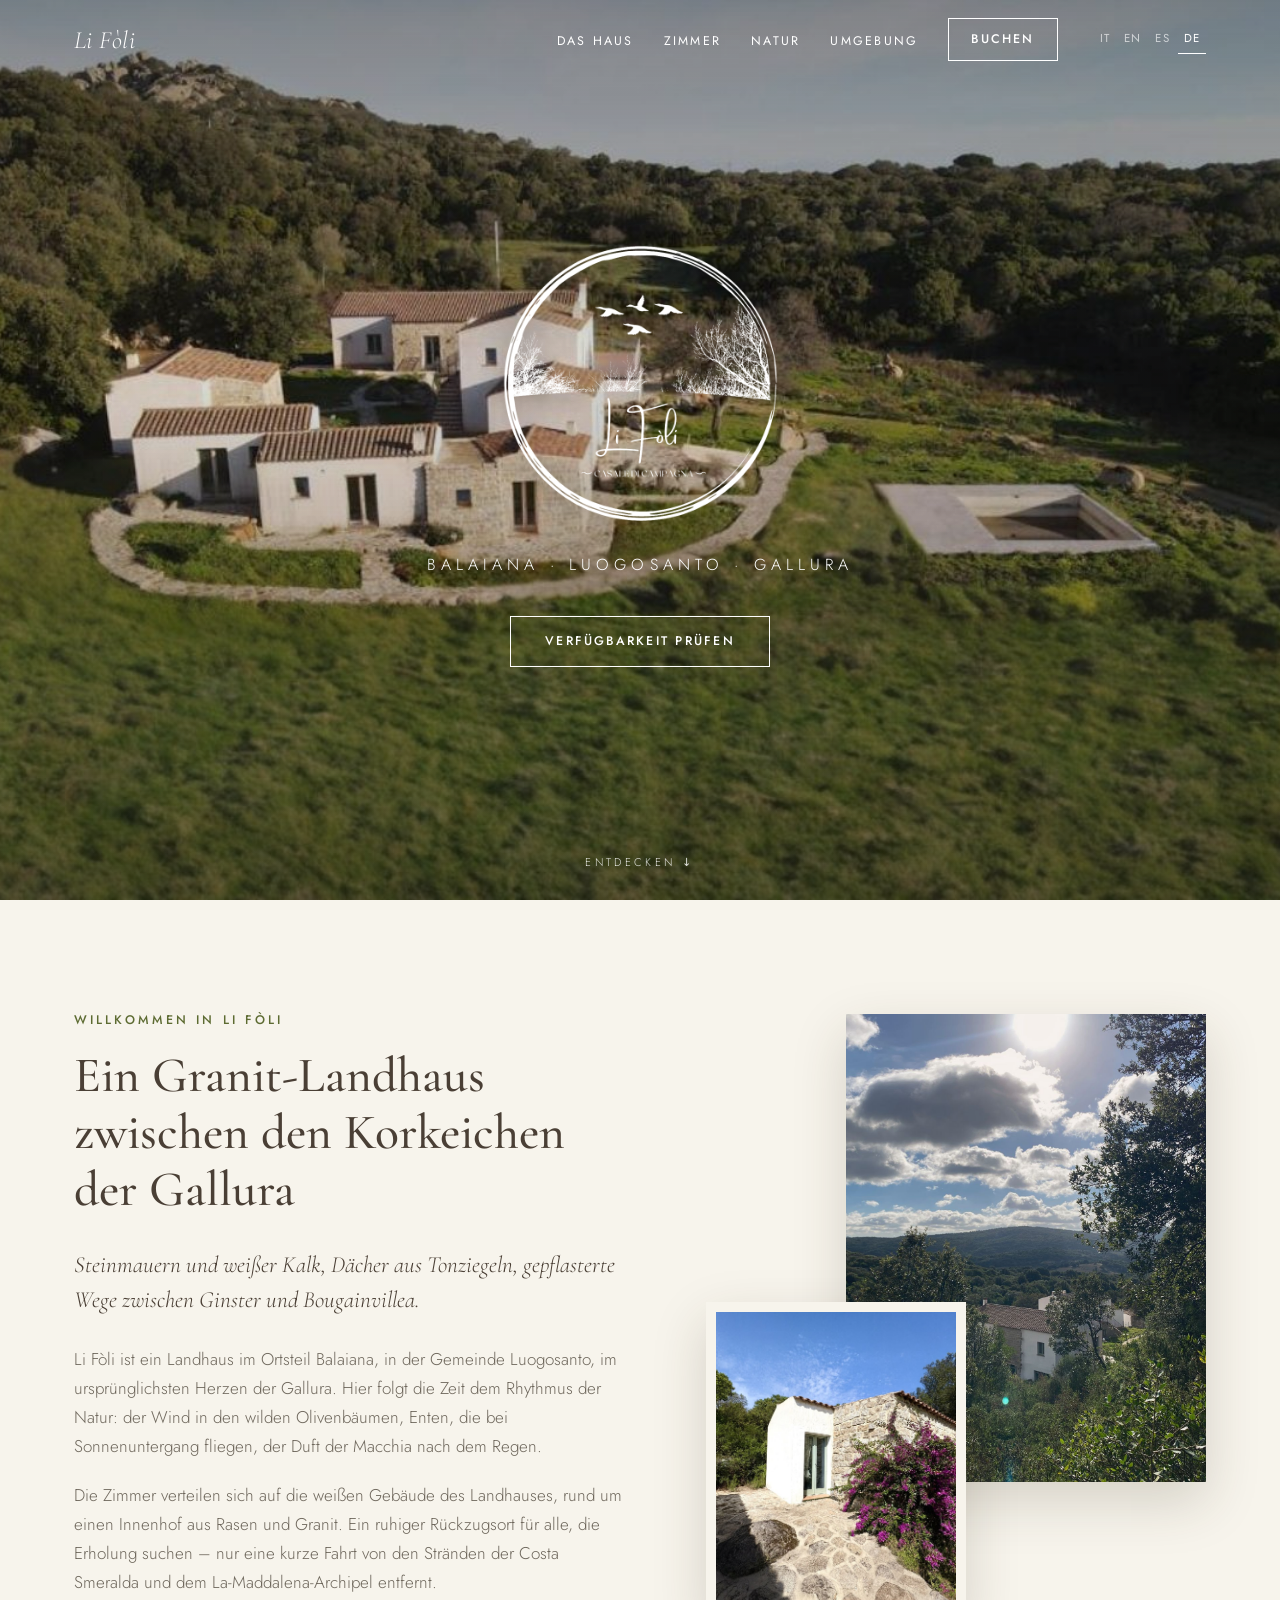
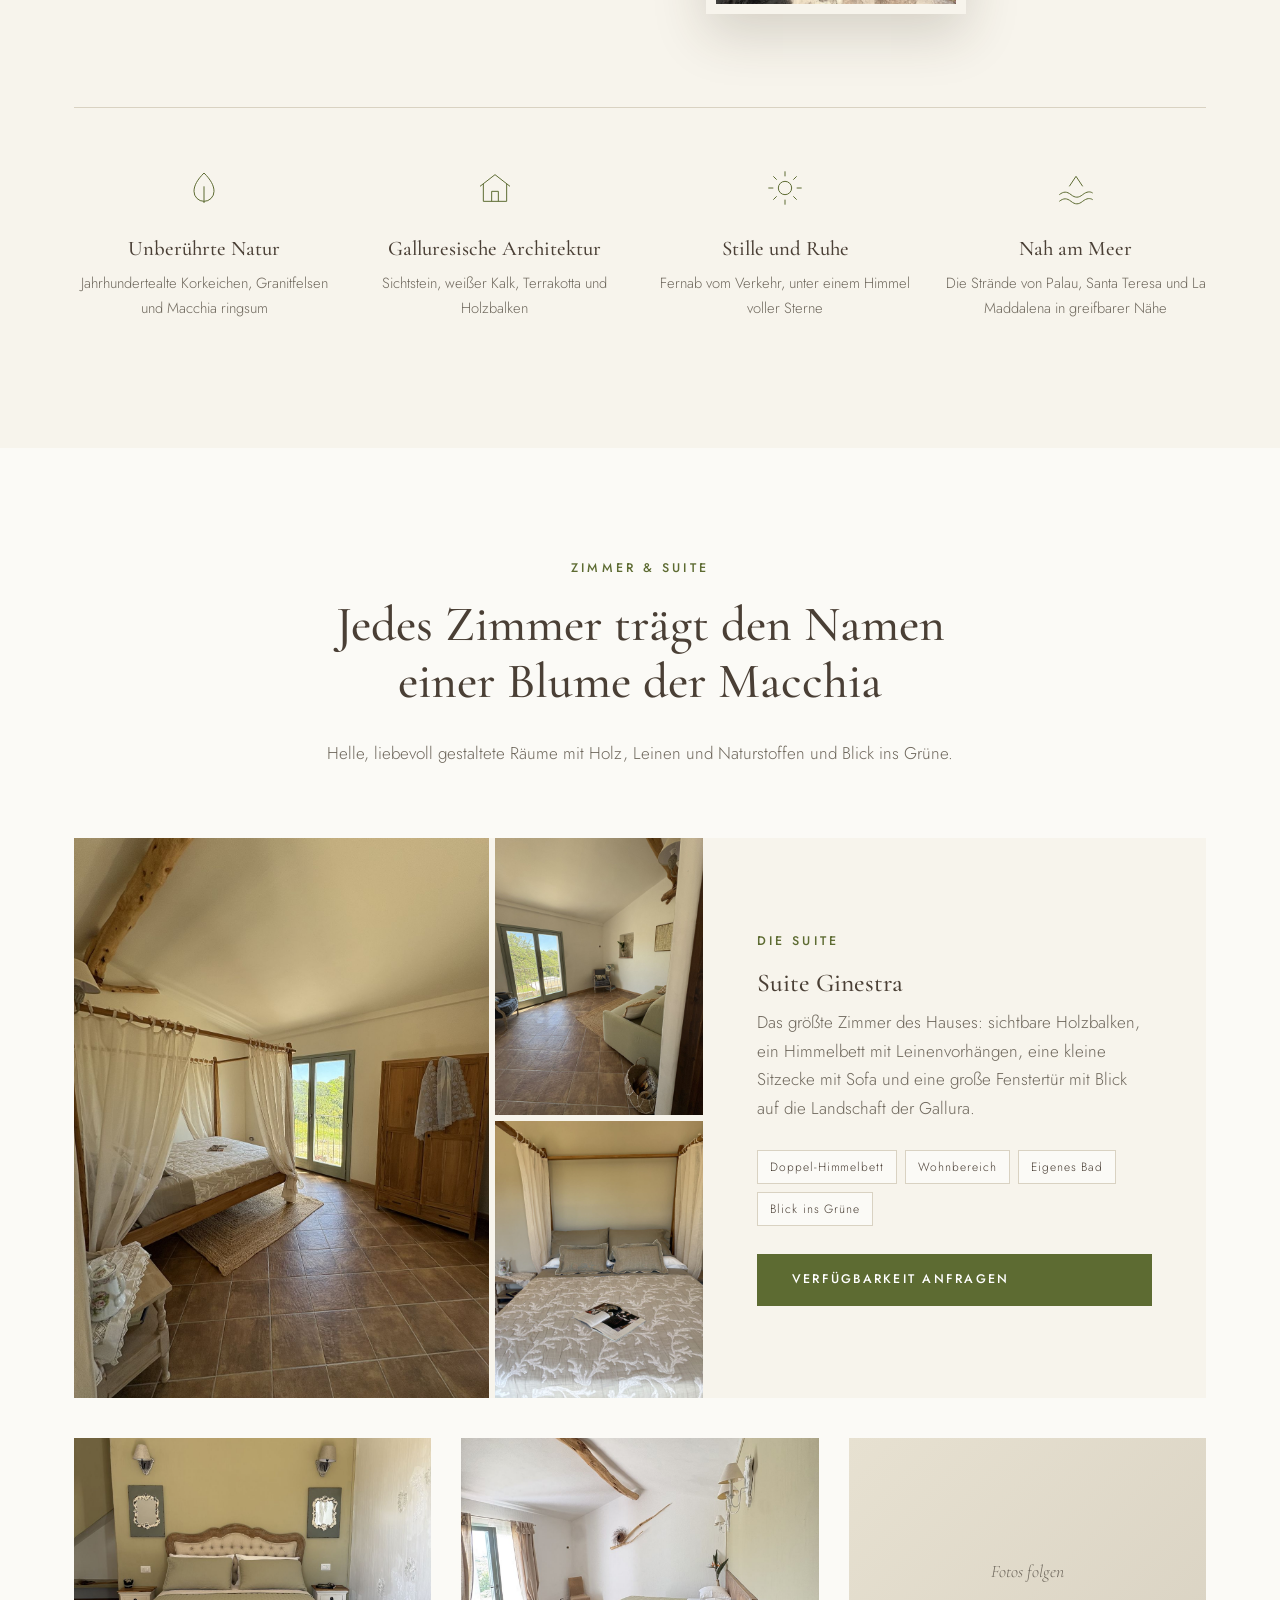
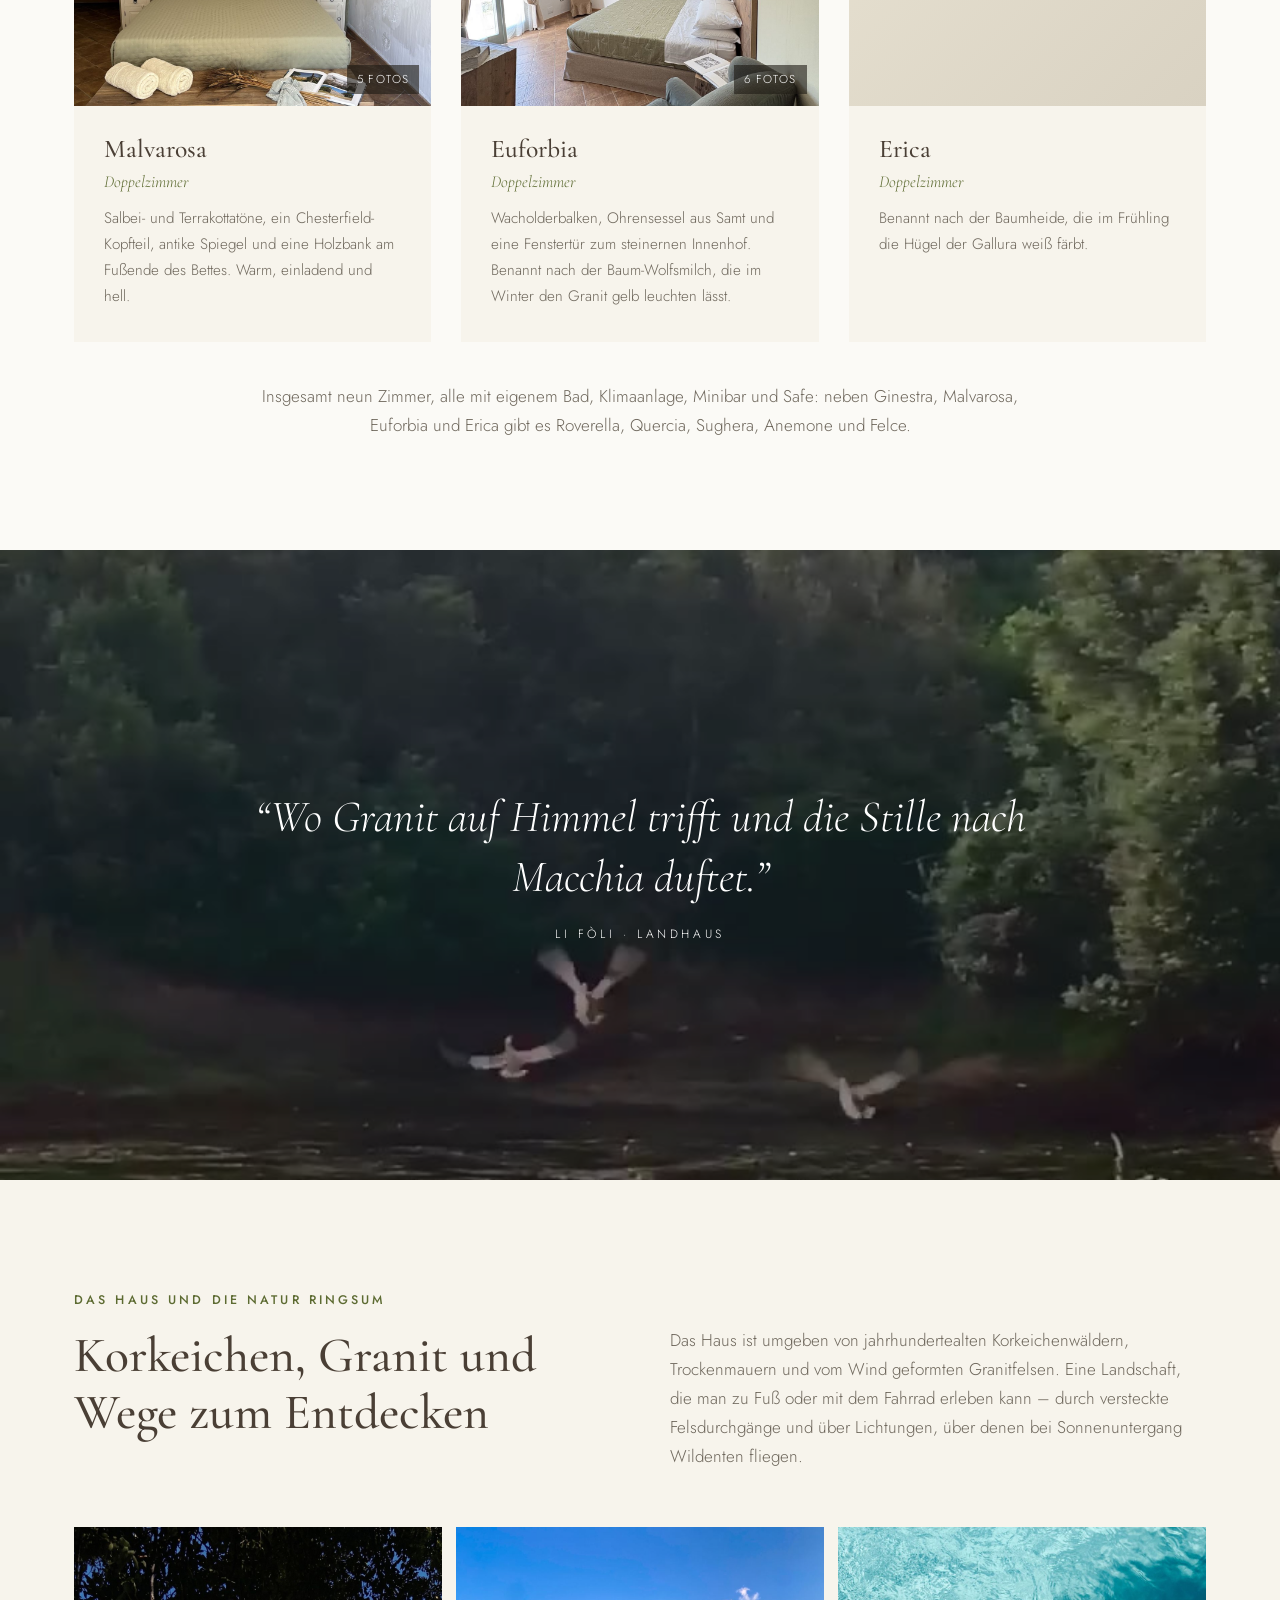
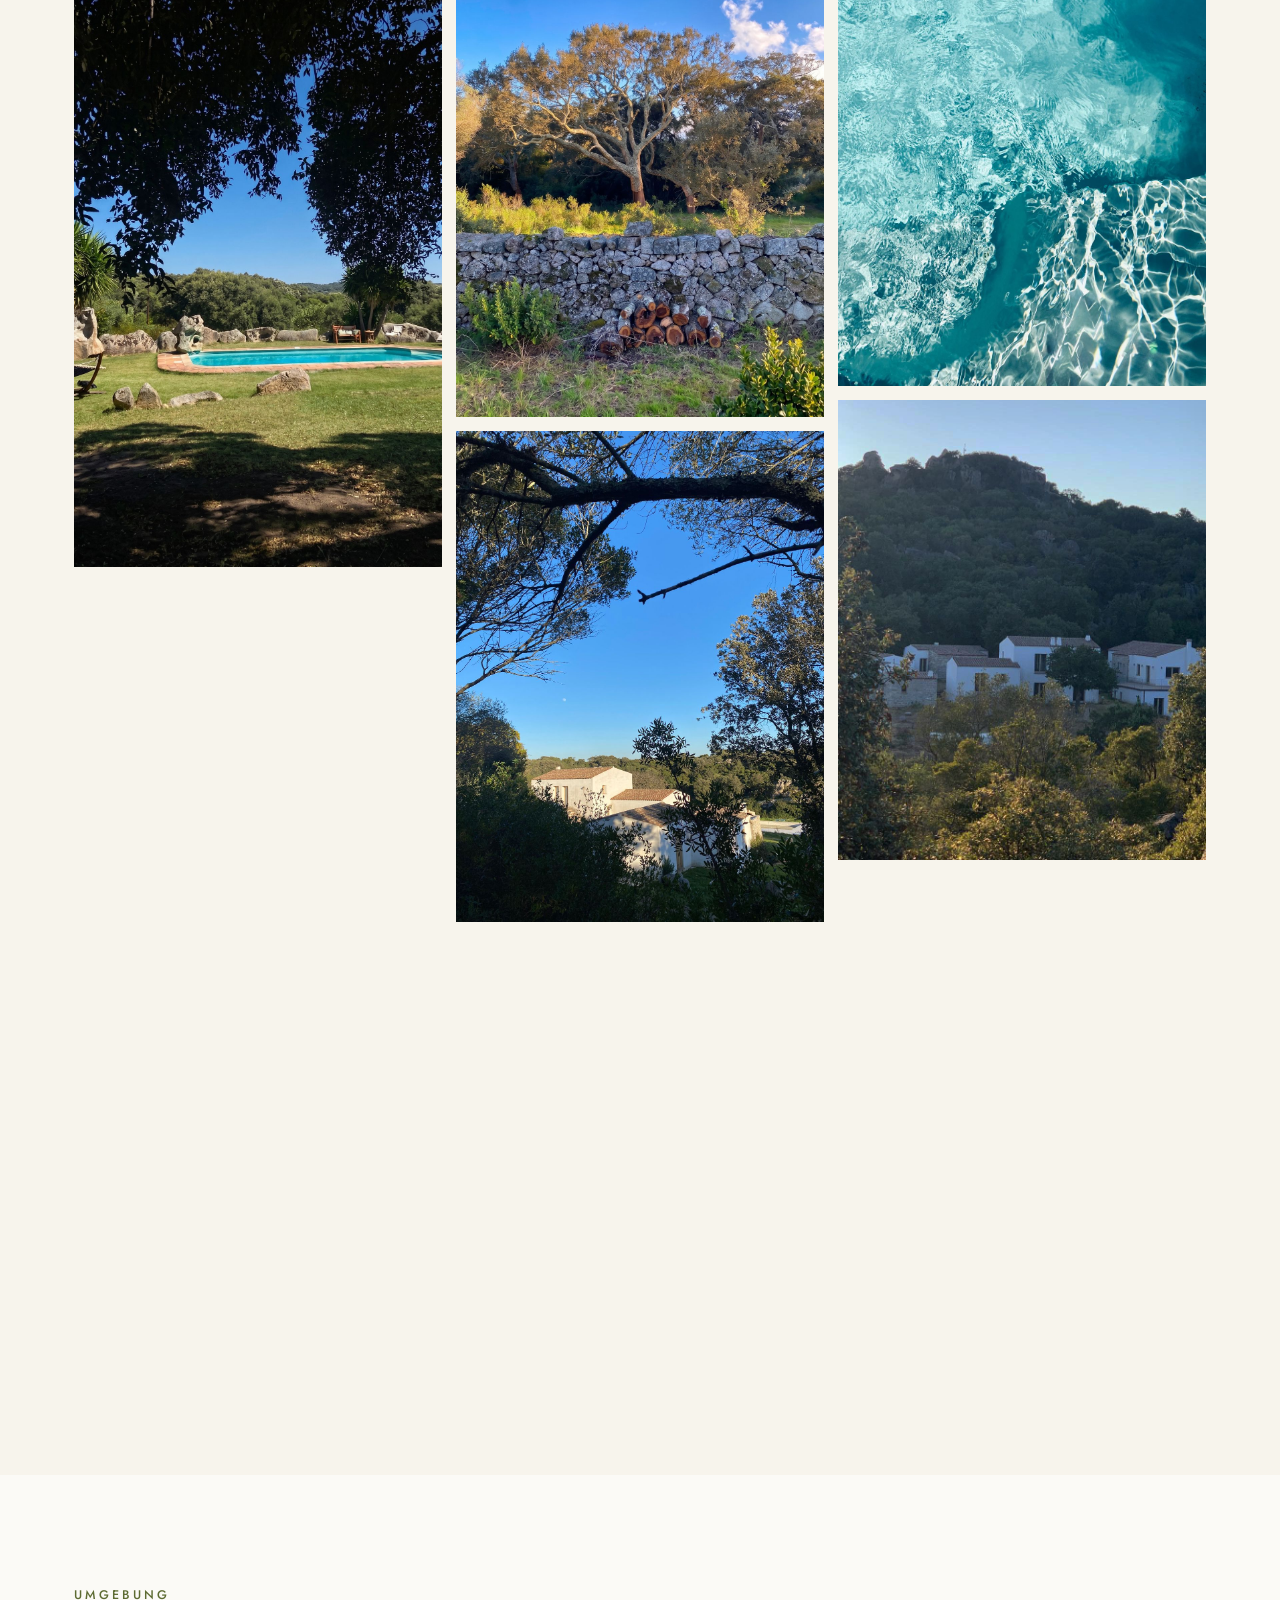
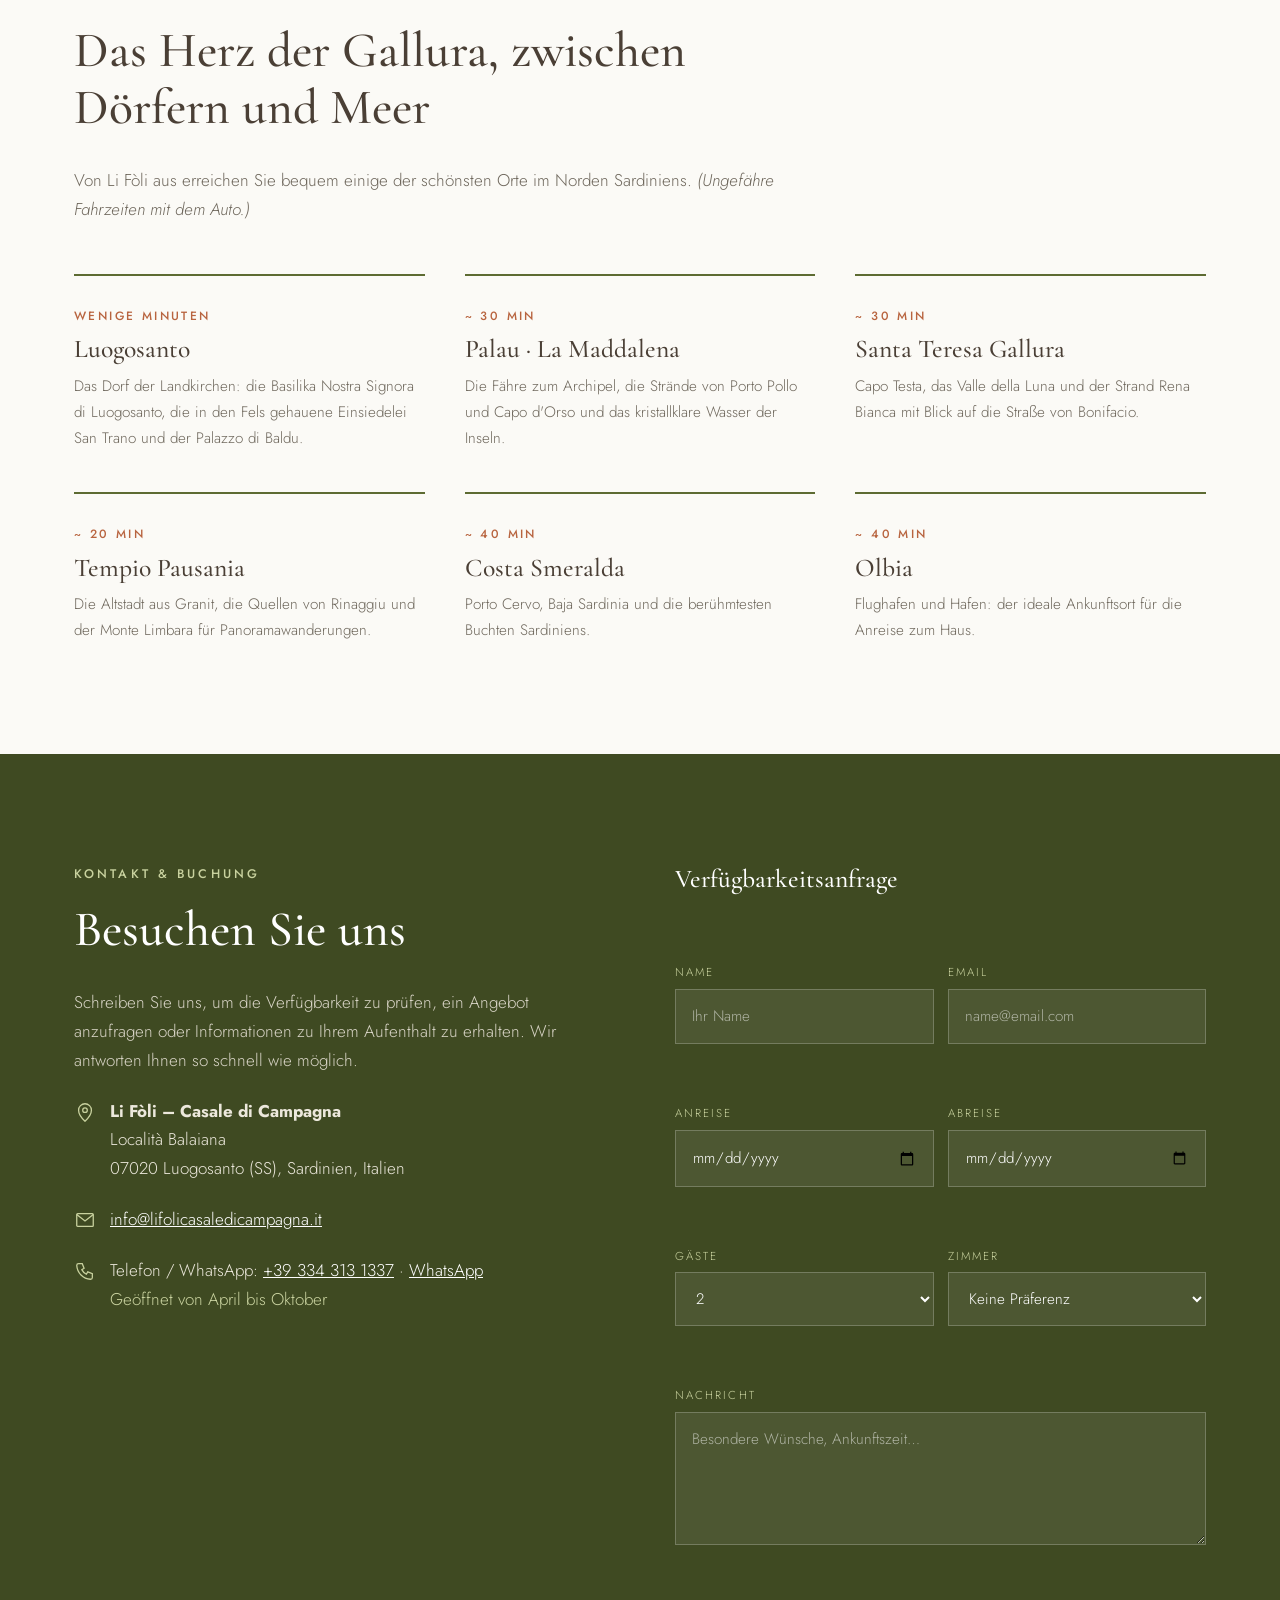
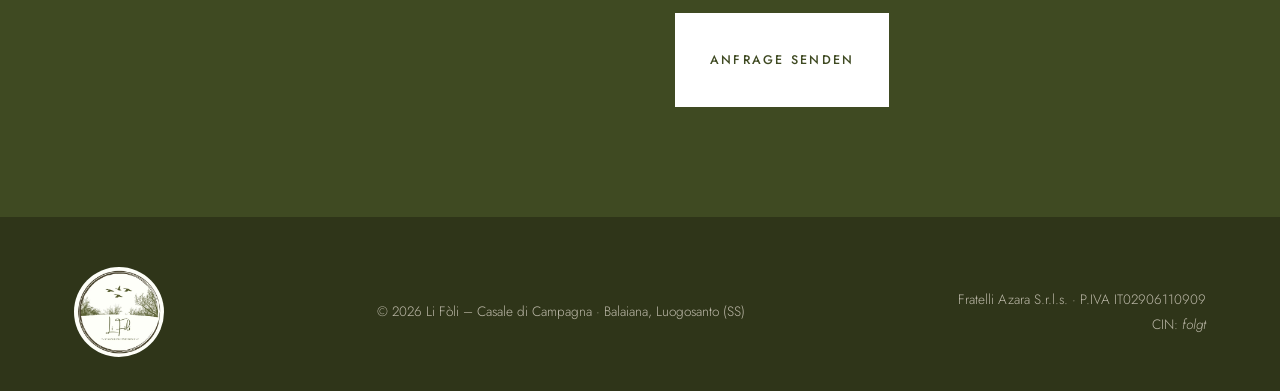
<file: docs/de/index.html>
<!doctype html>
<html lang="de">
<head>
<meta charset="utf-8">
<meta name="viewport" content="width=device-width, initial-scale=1">
<title>Li Fòli – Landhaus | Balaiana, Luogosanto · Gallura, Sardinien</title>
<meta name="description" content="Li Fòli ist ein Landhaus aus Granit und Kalk in Balaiana, Luogosanto, im Herzen der Gallura auf Sardinien. Zimmer und eine Suite inmitten von Korkeichen, Granitfelsen und Stille, nahe der Costa Smeralda.">
<meta property="og:title" content="Li Fòli – Landhaus">
<meta property="og:description" content="Li Fòli ist ein Landhaus aus Granit und Kalk in Balaiana, Luogosanto, im Herzen der Gallura auf Sardinien. Zimmer und eine Suite inmitten von Korkeichen, Granitfelsen und Stille, nahe der Costa Smeralda.">
<meta property="og:image" content="../img/drone-casale.jpg">
<link rel="alternate" hreflang="it" href="https://www.lifolicasaledicampagna.it/">
<link rel="alternate" hreflang="en" href="https://www.lifolicasaledicampagna.it/en/">
<link rel="alternate" hreflang="es" href="https://www.lifolicasaledicampagna.it/es/">
<link rel="alternate" hreflang="de" href="https://www.lifolicasaledicampagna.it/de/">
<link rel="alternate" hreflang="x-default" href="https://www.lifolicasaledicampagna.it/">
<link rel="icon" href="../img/favicon.png">
<link rel="preconnect" href="https://fonts.googleapis.com">
<link rel="preconnect" href="https://fonts.gstatic.com" crossorigin>
<link href="https://fonts.googleapis.com/css2?family=Cormorant+Garamond:ital,wght@0,400;0,500;0,600;1,400&family=Jost:wght@300;400;500&display=swap" rel="stylesheet">
<link rel="stylesheet" href="../style.css">
</head>
<body>

<nav id="nav">
  <div class="wrap">
    <a href="#top" class="brand">Li Fòli</a>
    <button class="burger" id="burger" aria-label="Menu">☰</button>
    <ul id="menu">
      <li><a href="#casale">Das Haus</a></li>
      <li><a href="#camere">Zimmer</a></li>
      <li><a href="#natura">Natur</a></li>
      <li><a href="#dintorni">Umgebung</a></li>
      <li><a href="#contatti" class="btn btn-light">Buchen</a></li>
      <li class="lang"><a href="../index.html" data-l="it" class="" hreflang="it">IT</a><a href="../en/index.html" data-l="en" class="" hreflang="en">EN</a><a href="../es/index.html" data-l="es" class="" hreflang="es">ES</a><a href="../de/index.html" data-l="de" class="on" hreflang="de">DE</a></li>
    </ul>
  </div>
</nav>

<header class="hero" id="top">
  <video class="bg" autoplay muted loop playsinline preload="auto" poster="../img/drone-casale.jpg">
    <source src="../video/hero.mp4" type="video/mp4">
  </video>
  <div class="content">
    <img class="logo" src="../img/logo-circle-white.png" alt="Li Fòli – Landhaus">
    <p>Balaiana · Luogosanto · Gallura</p>
    <a href="#contatti" class="btn btn-light">Verfügbarkeit prüfen</a>
  </div>
  <div class="scroll-hint">Entdecken ↓</div>
</header>

<section class="intro" id="casale">
  <div class="wrap">
    <div class="grid">
      <div class="reveal">
        <span class="eyebrow">Willkommen in Li Fòli</span>
        <h2>Ein Granit-Landhaus zwischen den Korkeichen der Gallura</h2>
        <p class="lead">Steinmauern und weißer Kalk, Dächer aus Tonziegeln, gepflasterte Wege zwischen Ginster und Bougainvillea.</p>
        <p>Li Fòli ist ein Landhaus im Ortsteil Balaiana, in der Gemeinde Luogosanto, im ursprünglichsten Herzen der Gallura. Hier folgt die Zeit dem Rhythmus der Natur: der Wind in den wilden Olivenbäumen, Enten, die bei Sonnenuntergang fliegen, der Duft der Macchia nach dem Regen.</p>
        <p>Die Zimmer verteilen sich auf die weißen Gebäude des Landhauses, rund um einen Innenhof aus Rasen und Granit. Ein ruhiger Rückzugsort für alle, die Erholung suchen – nur eine kurze Fahrt von den Stränden der Costa Smeralda und dem La-Maddalena-Archipel entfernt.</p>
      </div>
      <div class="photos reveal">
        <img class="a" src="../img/casale-colline.jpg" alt="Das Landhaus zwischen den Hügeln der Gallura">
        <img class="b" src="../img/buganvillea.jpg" alt="Blühende Bougainvillea an einer Granitmauer">
      </div>
    </div>

    <div class="features reveal">
      <div class="feature">
        <svg viewBox="0 0 48 48"><path d="M24 6c-8 8-12 15-12 22a12 12 0 0 0 24 0c0-7-4-14-12-22z"/><path d="M24 42V22"/></svg>
        <h4>Unberührte Natur</h4><p>Jahrhundertealte Korkeichen, Granitfelsen und Macchia ringsum</p>
      </div>
      <div class="feature">
        <svg viewBox="0 0 48 48"><path d="M6 22 24 8l18 14"/><path d="M10 19v21h28V19"/><path d="M20 40V28h8v12"/></svg>
        <h4>Galluresische Architektur</h4><p>Sichtstein, weißer Kalk, Terrakotta und Holzbalken</p>
      </div>
      <div class="feature">
        <svg viewBox="0 0 48 48"><circle cx="24" cy="24" r="8"/><path d="M24 4v6M24 38v6M4 24h6M38 24h6M10 10l4 4M34 34l4 4M10 38l4-4M34 14l4-4"/></svg>
        <h4>Stille und Ruhe</h4><p>Fernab vom Verkehr, unter einem Himmel voller Sterne</p>
      </div>
      <div class="feature">
        <svg viewBox="0 0 48 48"><path d="M4 32c5-4 9-4 14 0s9 4 14 0 9-4 12-2"/><path d="M4 40c5-4 9-4 14 0s9 4 14 0 9-4 12-2"/><path d="M16 22l8-12 8 12"/></svg>
        <h4>Nah am Meer</h4><p>Die Strände von Palau, Santa Teresa und La Maddalena in greifbarer Nähe</p>
      </div>
    </div>
  </div>
</section>

<section id="camere">
  <div class="wrap">
    <div class="rooms-head reveal">
      <span class="eyebrow">Zimmer &amp; Suite</span>
      <h2>Jedes Zimmer trägt den Namen einer Blume der Macchia</h2>
      <p>Helle, liebevoll gestaltete Räume mit Holz, Leinen und Naturstoffen und Blick ins Grüne.</p>
    </div>

    <article class="room-feature reveal">
      <div class="gallery" data-gallery="ginestra">
        <img src="../img/ginestra-1.jpg" alt="Suite Ginestra">
        <img src="../img/ginestra-2.jpg" alt="Suite Ginestra">
        <img src="../img/ginestra-4.jpg" alt="Suite Ginestra">
        <img src="../img/ginestra-3.jpg" alt="Suite Ginestra" hidden>
        <img src="../img/ginestra-5.jpg" alt="Suite Ginestra" hidden>
      </div>
      <div class="info">
        <span class="eyebrow">Die Suite</span>
        <h3>Suite Ginestra</h3>
        <p>Das größte Zimmer des Hauses: sichtbare Holzbalken, ein Himmelbett mit Leinenvorhängen, eine kleine Sitzecke mit Sofa und eine große Fenstertür mit Blick auf die Landschaft der Gallura.</p>
        <div class="tags"><span>Doppel-Himmelbett</span><span>Wohnbereich</span><span>Eigenes Bad</span><span>Blick ins Grüne</span></div>
        <a href="#contatti" class="btn btn-solid" data-room="Suite Ginestra">Verfügbarkeit anfragen</a>
      </div>
    </article>

    <div class="room-grid">
      <article class="room-card reveal">
        <div class="ph" data-gallery="malvarosa">
          <img src="../img/malvarosa-1.jpg" alt="Malvarosa">
          <img src="../img/malvarosa-2.jpg" alt="Malvarosa" hidden><img src="../img/malvarosa-3.jpg" alt="Malvarosa" hidden>
          <img src="../img/malvarosa-4.jpg" alt="Malvarosa" hidden><img src="../img/malvarosa-5.jpg" alt="Malvarosa" hidden>
          <span class="count">5 Fotos</span>
        </div>
        <div class="body"><h3>Malvarosa</h3><span class="name-meaning">Doppelzimmer</span><p>Salbei- und Terrakottatöne, ein Chesterfield-Kopfteil, antike Spiegel und eine Holzbank am Fußende des Bettes. Warm, einladend und hell.</p></div>
      </article>
      <article class="room-card reveal">
        <div class="ph" data-gallery="euforbia">
          <img src="../img/euforbia-1.jpg" alt="Euforbia">
          <img src="../img/euforbia-2.jpg" alt="Euforbia" hidden><img src="../img/euforbia-3.jpg" alt="Euforbia" hidden>
          <img src="../img/euforbia-4.jpg" alt="Euforbia" hidden><img src="../img/euforbia-5.jpg" alt="Euforbia" hidden>
          <img src="../img/euforbia-6.jpg" alt="Euforbia" hidden>
          <span class="count">6 Fotos</span>
        </div>
        <div class="body"><h3>Euforbia</h3><span class="name-meaning">Doppelzimmer</span><p>Wacholderbalken, Ohrensessel aus Samt und eine Fenstertür zum steinernen Innenhof. Benannt nach der Baum-Wolfsmilch, die im Winter den Granit gelb leuchten lässt.</p></div>
      </article>
      <article class="room-card reveal">
        <div class="ph empty"><span>Fotos folgen</span></div>
        <div class="body"><h3>Erica</h3><span class="name-meaning">Doppelzimmer</span><p>Benannt nach der Baumheide, die im Frühling die Hügel der Gallura weiß färbt.</p></div>
      </article>
    </div>
    <p class="reveal" style="text-align:center;color:var(--muted);margin-top:40px;max-width:760px;margin-left:auto;margin-right:auto">Insgesamt neun Zimmer, alle mit eigenem Bad, Klimaanlage, Minibar und Safe: neben Ginestra, Malvarosa, Euforbia und Erica gibt es Roverella, Quercia, Sughera, Anemone und Felce.</p>
  </div>
</section>

<div class="band">
  <video autoplay muted loop playsinline preload="metadata" poster="../video/anatre-poster.jpg"><source src="../video/anatre.mp4" type="video/mp4"></video>
  <blockquote>“Wo Granit auf Himmel trifft und die Stille nach Macchia duftet.”<cite>Li Fòli · Landhaus</cite></blockquote>
</div>

<section class="nature" id="natura">
  <div class="wrap">
    <div class="head reveal">
      <div>
        <span class="eyebrow">Das Haus und die Natur ringsum</span>
        <h2>Korkeichen, Granit und Wege zum Entdecken</h2>
      </div>
      <p>Das Haus ist umgeben von jahrhundertealten Korkeichenwäldern, Trockenmauern und vom Wind geformten Granitfelsen. Eine Landschaft, die man zu Fuß oder mit dem Fahrrad erleben kann – durch versteckte Felsdurchgänge und über Lichtungen, über denen bei Sonnenuntergang Wildenten fliegen.</p>
    </div>
    <div class="masonry" data-gallery="natura">
      <figure class="reveal"><img src="../img/piscina.jpg" alt="Der Pool zwischen Granitfelsen"><figcaption>Der Pool zwischen Granitfelsen</figcaption></figure>
      <figure class="reveal"><img src="../img/cortile.jpg" alt="Der Innenhof"><figcaption>Der Innenhof</figcaption></figure>
      <figure class="reveal"><img src="../img/granito-scolpito.jpg" alt="Vom Wind geformter Granit"><figcaption>Vom Wind geformter Granit</figcaption></figure>
      <figure class="reveal"><img src="../img/sughere-muretto.jpg" alt="Korkeichen und Trockenmauern"><figcaption>Korkeichen und Trockenmauern</figcaption></figure>
      <figure class="reveal"><img src="../img/casale-luna.jpg" alt="Das Haus im Mondlicht"><figcaption>Das Haus im Mondlicht</figcaption></figure>
      <figure class="reveal"><img src="../img/acqua.jpg" alt="Kristallklares Wasser"><figcaption>Kristallklares Wasser</figcaption></figure>
      <figure class="reveal"><img src="../img/casale-collina.jpg" alt="Am Fuß des Hügels"><figcaption>Am Fuß des Hügels</figcaption></figure>
      <figure class="reveal"><img src="../img/passaggio-rocce.jpg" alt="Durchgänge zwischen den Felsen"><figcaption>Durchgänge zwischen den Felsen</figcaption></figure>
    </div>
  </div>
</section>

<section class="around" id="dintorni">
  <div class="wrap">
    <div class="reveal" style="max-width:720px">
      <span class="eyebrow">Umgebung</span>
      <h2>Das Herz der Gallura, zwischen Dörfern und Meer</h2>
      <p style="color:var(--muted)">Von Li Fòli aus erreichen Sie bequem einige der schönsten Orte im Norden Sardiniens. <em>(Ungefähre Fahrzeiten mit dem Auto.)</em></p>
    </div>
    <div class="grid">
      <div class="place reveal"><span class="dist">Wenige Minuten</span><h3>Luogosanto</h3><p>Das Dorf der Landkirchen: die Basilika Nostra Signora di Luogosanto, die in den Fels gehauene Einsiedelei San Trano und der Palazzo di Baldu.</p></div>
      <div class="place reveal"><span class="dist">~ 30 min</span><h3>Palau · La Maddalena</h3><p>Die Fähre zum Archipel, die Strände von Porto Pollo und Capo d'Orso und das kristallklare Wasser der Inseln.</p></div>
      <div class="place reveal"><span class="dist">~ 30 min</span><h3>Santa Teresa Gallura</h3><p>Capo Testa, das Valle della Luna und der Strand Rena Bianca mit Blick auf die Straße von Bonifacio.</p></div>
      <div class="place reveal"><span class="dist">~ 20 min</span><h3>Tempio Pausania</h3><p>Die Altstadt aus Granit, die Quellen von Rinaggiu und der Monte Limbara für Panoramawanderungen.</p></div>
      <div class="place reveal"><span class="dist">~ 40 min</span><h3>Costa Smeralda</h3><p>Porto Cervo, Baja Sardinia und die berühmtesten Buchten Sardiniens.</p></div>
      <div class="place reveal"><span class="dist">~ 40 min</span><h3>Olbia</h3><p>Flughafen und Hafen: der ideale Ankunftsort für die Anreise zum Haus.</p></div>
    </div>
  </div>
</section>

<section class="contact" id="contatti">
  <div class="wrap">
    <div class="grid">
      <div class="info reveal">
        <span class="eyebrow">Kontakt &amp; Buchung</span>
        <h2>Besuchen Sie uns</h2>
        <p>Schreiben Sie uns, um die Verfügbarkeit zu prüfen, ein Angebot anzufragen oder Informationen zu Ihrem Aufenthalt zu erhalten. Wir antworten Ihnen so schnell wie möglich.</p>
        <div class="line">
          <svg viewBox="0 0 24 24"><path d="M12 22s7-6.5 7-12a7 7 0 0 0-14 0c0 5.5 7 12 7 12z"/><circle cx="12" cy="10" r="2.5"/></svg>
          <div><strong>Li Fòli – Casale di Campagna</strong><br>Località Balaiana<br>07020 Luogosanto (SS), Sardinien, Italien</div>
        </div>
        <div class="line">
          <svg viewBox="0 0 24 24"><rect x="3" y="5" width="18" height="14" rx="1"/><path d="m3 6 9 7 9-7"/></svg>
          <div><a href="mailto:info@lifolicasaledicampagna.it">info@lifolicasaledicampagna.it</a></div>
        </div>
        <div class="line">
          <svg viewBox="0 0 24 24"><path d="M5 4h4l2 5-2.5 1.5a11 11 0 0 0 5 5L15 13l5 2v4a2 2 0 0 1-2 2A16 16 0 0 1 3 6a2 2 0 0 1 2-2"/></svg>
          <div>Telefon / WhatsApp: <a href="tel:+393343131337">+39 334 313 1337</a> · <a href="https://wa.me/393343131337" target="_blank" rel="noopener">WhatsApp</a><br><span style="color:#c9d29f">Geöffnet von April bis Oktober</span></div>
        </div>
        <iframe class="map" loading="lazy" title="Map" src="https://www.google.com/maps?q=Balaiana,+Luogosanto+SS&z=13&hl=de&output=embed"></iframe>
      </div>

      <form class="reveal" id="form" action="mailto:info@lifolicasaledicampagna.it" method="post" enctype="text/plain">
        <h3>Verfügbarkeitsanfrage</h3>
        <div class="row">
          <div><label for="nome">Name</label><input id="nome" name="nome" required placeholder="Ihr Name"></div>
          <div><label for="email">Email</label><input id="email" name="email" type="email" required placeholder="name@email.com"></div>
        </div>
        <div class="row">
          <div><label for="arrivo">Anreise</label><input id="arrivo" name="arrivo" type="date" required></div>
          <div><label for="partenza">Abreise</label><input id="partenza" name="partenza" type="date" required></div>
        </div>
        <div class="row">
          <div><label for="ospiti">Gäste</label><select id="ospiti" name="ospiti"><option>1</option><option selected>2</option><option>3</option><option>4</option><option>5+</option></select></div>
          <div><label for="camera">Zimmer</label><select id="camera" name="camera"><option value="">Keine Präferenz</option><option>Suite Ginestra</option><option>Malvarosa</option><option>Erica</option><option>Euforbia</option></select></div>
        </div>
        <div><label for="msg">Nachricht</label><textarea id="msg" name="messaggio" rows="4" placeholder="Besondere Wünsche, Ankunftszeit…"></textarea></div>
        <button class="btn" type="submit">Anfrage senden</button>
      </form>
    </div>
  </div>
</section>

<footer>
  <div class="wrap">
    <img src="../img/logo.jpg" alt="Li Fòli">
    <div>© <span id="y"></span> Li Fòli – Casale di Campagna · Balaiana, Luogosanto (SS)</div>
    <div class="legal">Fratelli Azara S.r.l.s. · P.IVA IT02906110909<br><!-- TODO CIN -->CIN: <em>folgt</em></div>
  </div>
</footer>

<div class="lb" id="lb"><button class="x" aria-label="×">×</button><button class="prev" aria-label="‹">‹</button><img alt=""><button class="next" aria-label="›">›</button></div>

<script>
  document.getElementById('y').textContent = new Date().getFullYear();
  // Primo accesso alla versione italiana: proponi la lingua del browser
  (function(){
    var LANGS = ['en','es','de'], k = 'lifoli-lang';
    document.querySelectorAll('.lang a').forEach(function(a){ a.addEventListener('click', function(){ try{localStorage.setItem(k, a.dataset.l)}catch(e){} }); });
    if ('de' !== 'it') return;
    var saved; try{ saved = localStorage.getItem(k) }catch(e){}
    var nav = (navigator.language || 'it').slice(0,2);
    if (!saved && LANGS.indexOf(nav) > -1) location.replace(nav + '/index.html' + location.hash);
  })();
  const nav = document.getElementById('nav');
  addEventListener('scroll', () => nav.classList.toggle('scrolled', scrollY > 60), {passive:true});
  const burger = document.getElementById('burger'), menu = document.getElementById('menu');
  burger.onclick = () => { menu.classList.toggle('open'); burger.classList.toggle('open'); burger.textContent = menu.classList.contains('open') ? '×' : '☰'; };
  menu.querySelectorAll('a').forEach(a => a.addEventListener('click', () => { menu.classList.remove('open'); burger.classList.remove('open'); burger.textContent = '☰'; }));
  const io = new IntersectionObserver(es => es.forEach(e => { if (e.isIntersecting) { e.target.classList.add('in'); io.unobserve(e.target); } }), {threshold:.12});
  document.querySelectorAll('.reveal').forEach(el => io.observe(el));
  document.querySelectorAll('[data-room]').forEach(b => b.addEventListener('click', () => document.getElementById('camera').value = b.dataset.room));
  const lb = document.getElementById('lb'), lbImg = lb.querySelector('img'); let set = [], idx = 0;
  const show = i => { idx = (i + set.length) % set.length; lbImg.src = set[idx].src; lbImg.alt = set[idx].alt; };
  document.querySelectorAll('[data-gallery] img, .room-card .ph img').forEach(img => img.addEventListener('click', () => {
    const g = img.closest('[data-gallery]'); set = g ? [...g.querySelectorAll('img')] : [img];
    show(set.indexOf(img)); lb.classList.add('open');
  }));
  lb.querySelector('.x').onclick = () => lb.classList.remove('open');
  lb.querySelector('.prev').onclick = e => { e.stopPropagation(); show(idx - 1); };
  lb.querySelector('.next').onclick = e => { e.stopPropagation(); show(idx + 1); };
  lb.onclick = e => { if (e.target === lb) lb.classList.remove('open'); };
  addEventListener('keydown', e => { if (!lb.classList.contains('open')) return; if (e.key === 'Escape') lb.classList.remove('open'); if (e.key === 'ArrowLeft') show(idx - 1); if (e.key === 'ArrowRight') show(idx + 1); });
</script>
</body>
</html>
</file>
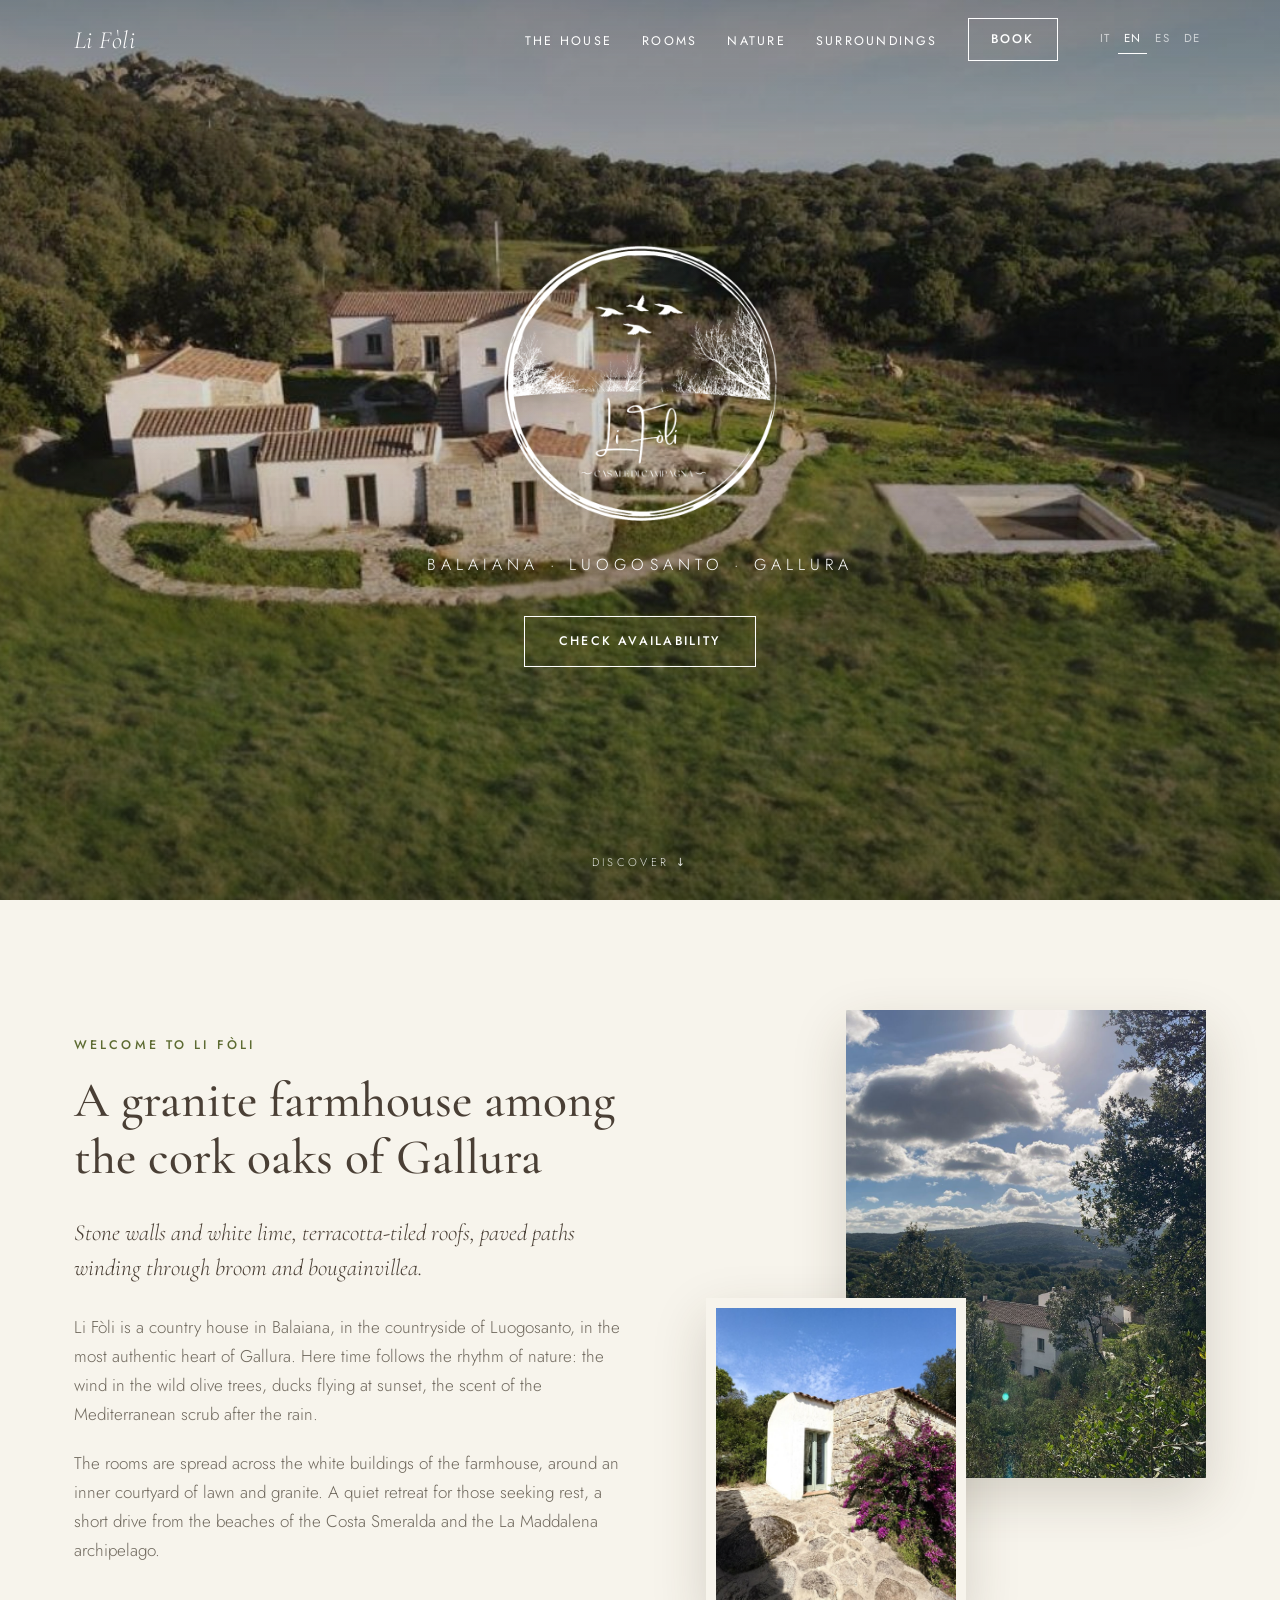
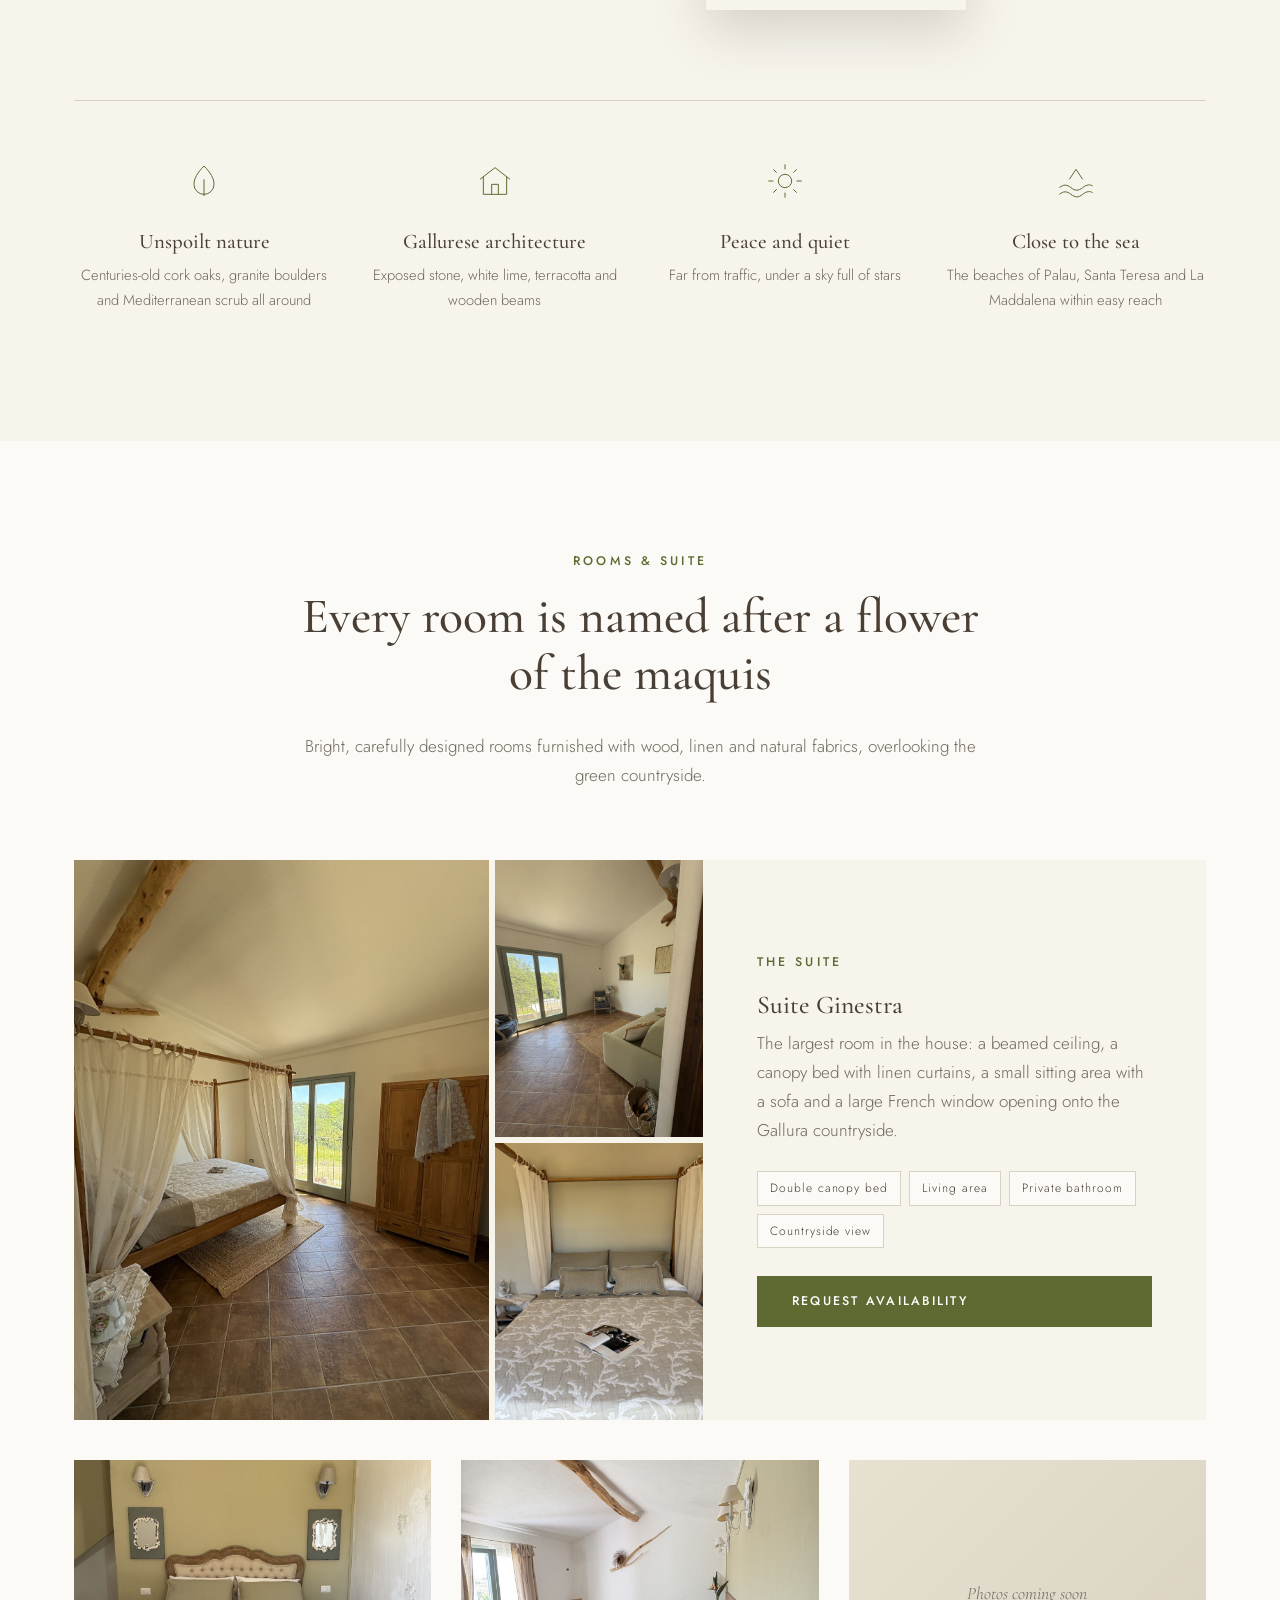
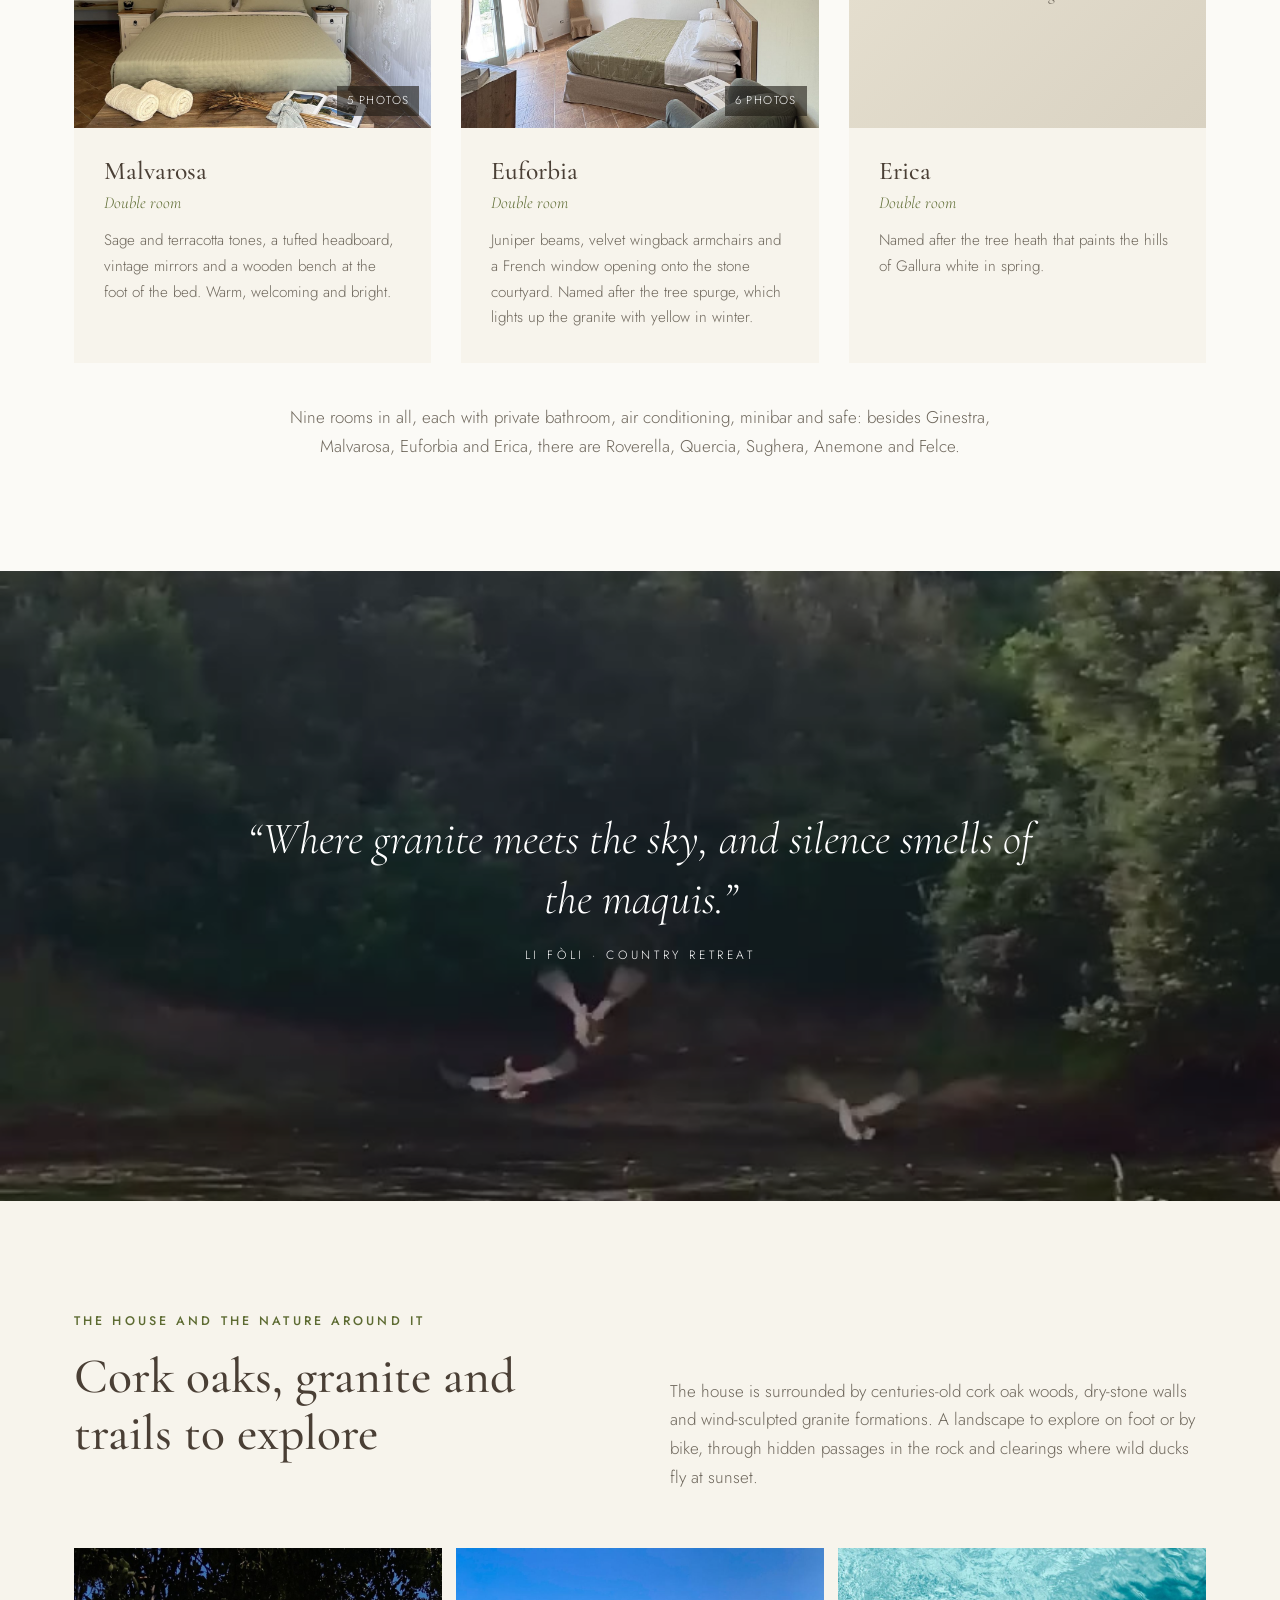
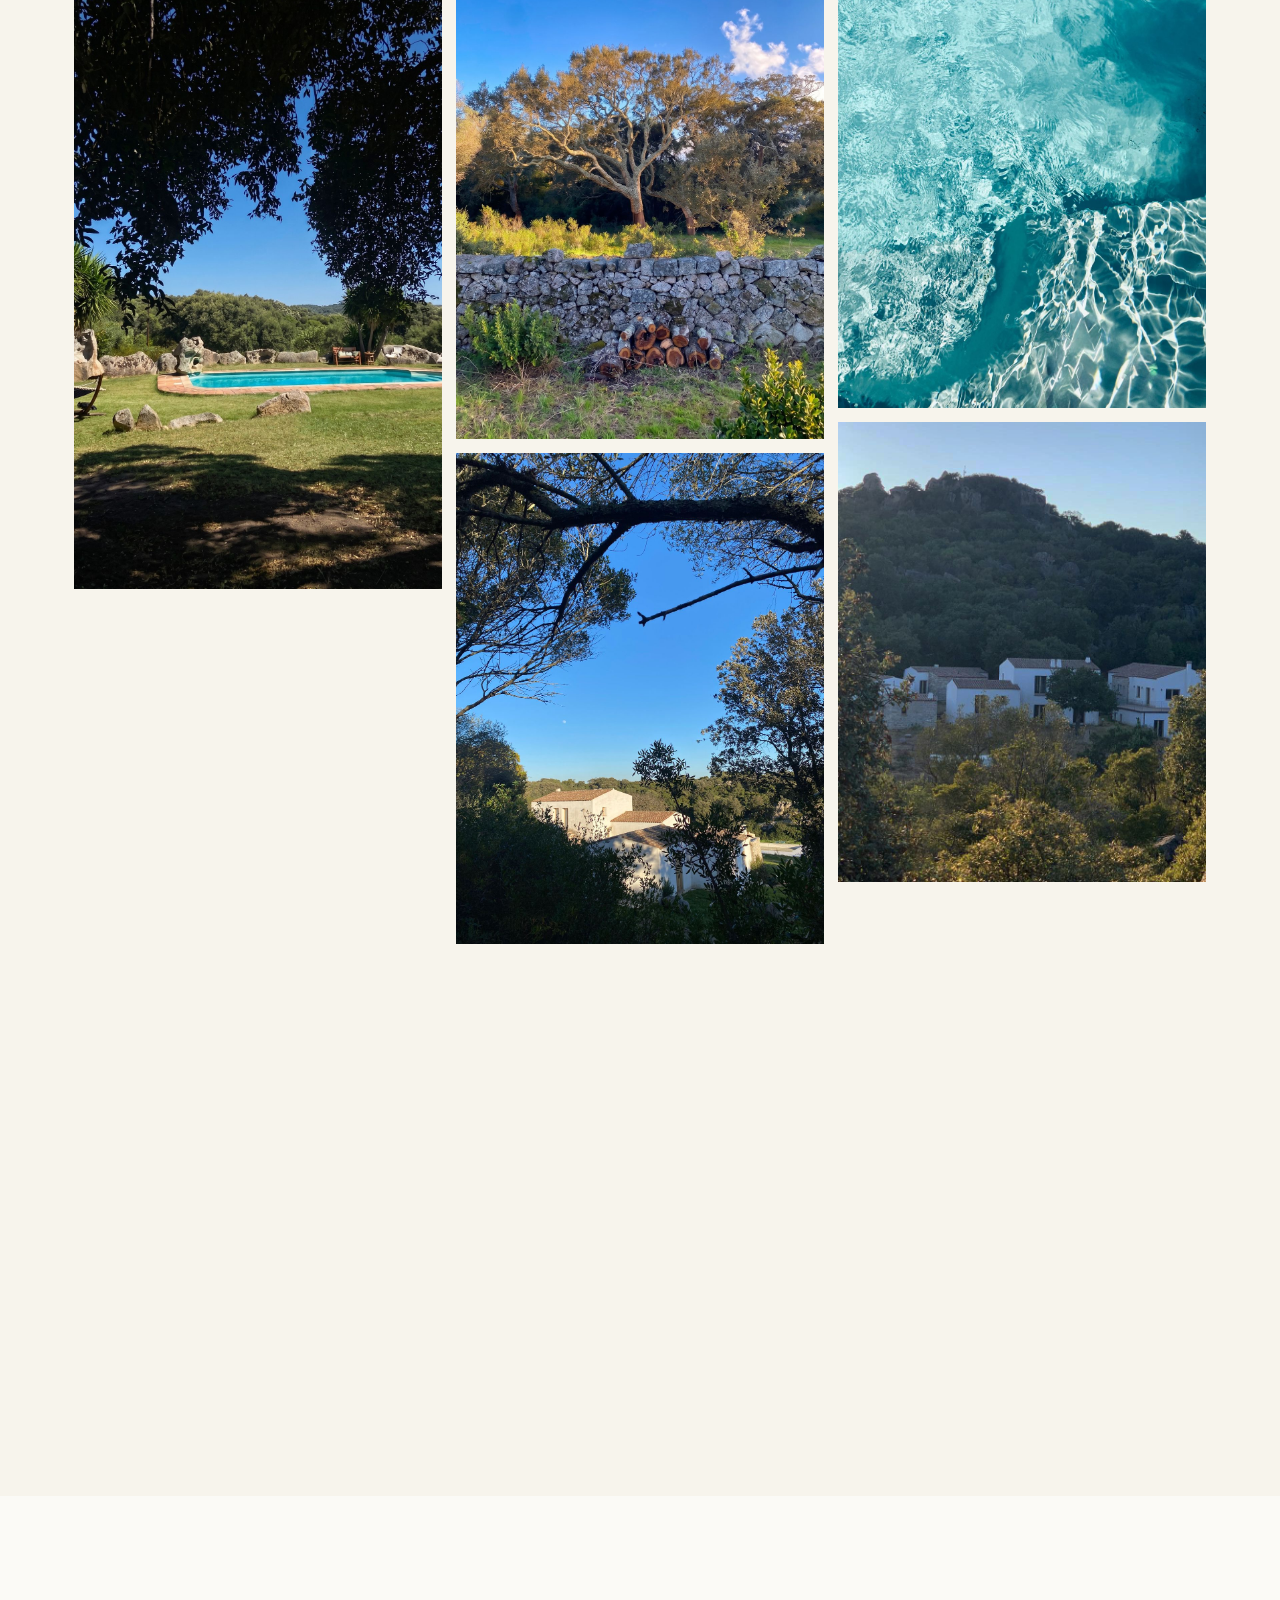
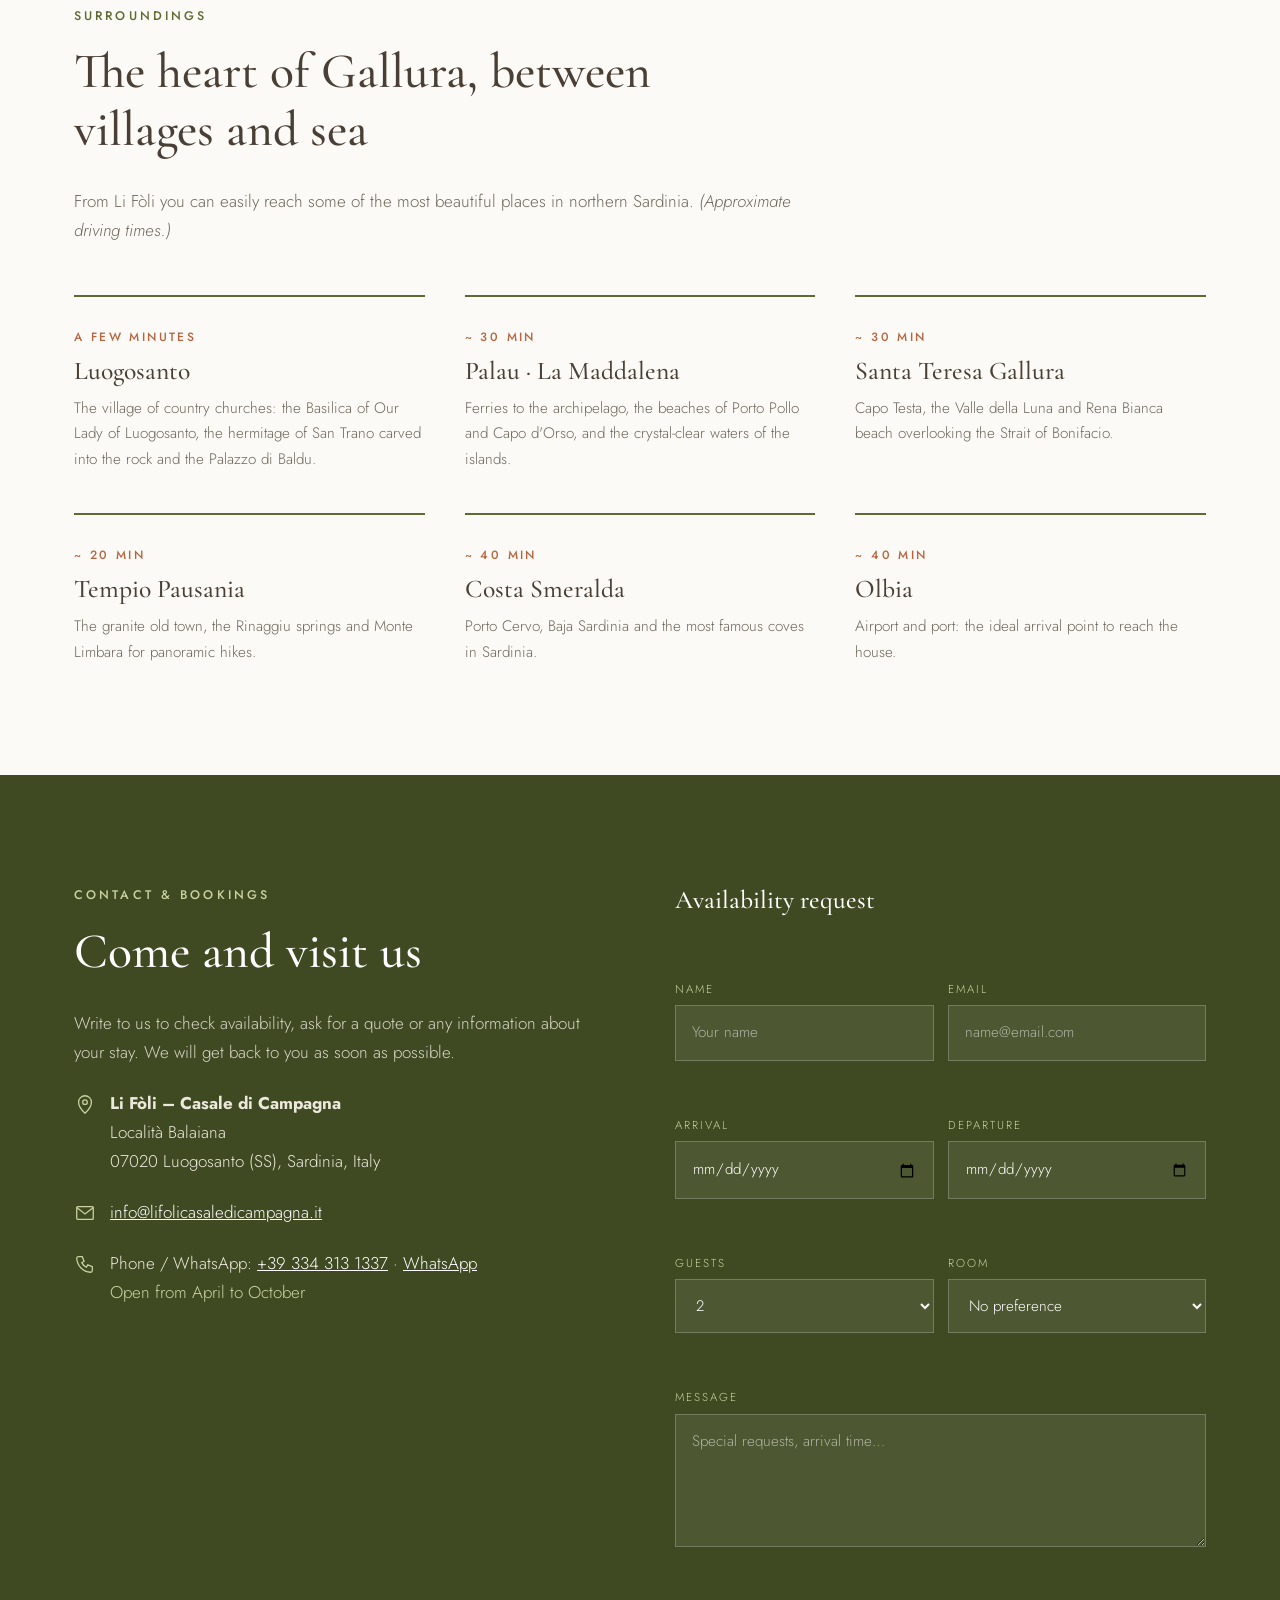
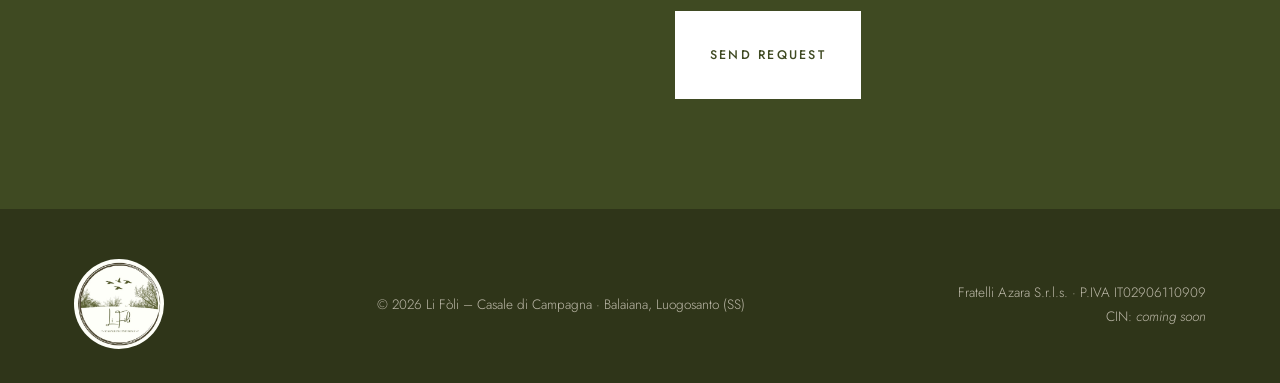
<file: docs/en/index.html>
<!doctype html>
<html lang="en">
<head>
<meta charset="utf-8">
<meta name="viewport" content="width=device-width, initial-scale=1">
<title>Li Fòli – Country Retreat | Balaiana, Luogosanto · Gallura, Sardinia</title>
<meta name="description" content="Li Fòli is a granite-and-lime country house in Balaiana, Luogosanto, in the heart of Gallura, Sardinia. Rooms and a suite surrounded by cork oaks, granite boulders and silence, close to the Costa Smeralda.">
<meta property="og:title" content="Li Fòli – Country Retreat">
<meta property="og:description" content="Li Fòli is a granite-and-lime country house in Balaiana, Luogosanto, in the heart of Gallura, Sardinia. Rooms and a suite surrounded by cork oaks, granite boulders and silence, close to the Costa Smeralda.">
<meta property="og:image" content="../img/drone-casale.jpg">
<link rel="alternate" hreflang="it" href="https://www.lifolicasaledicampagna.it/">
<link rel="alternate" hreflang="en" href="https://www.lifolicasaledicampagna.it/en/">
<link rel="alternate" hreflang="es" href="https://www.lifolicasaledicampagna.it/es/">
<link rel="alternate" hreflang="de" href="https://www.lifolicasaledicampagna.it/de/">
<link rel="alternate" hreflang="x-default" href="https://www.lifolicasaledicampagna.it/">
<link rel="icon" href="../img/favicon.png">
<link rel="preconnect" href="https://fonts.googleapis.com">
<link rel="preconnect" href="https://fonts.gstatic.com" crossorigin>
<link href="https://fonts.googleapis.com/css2?family=Cormorant+Garamond:ital,wght@0,400;0,500;0,600;1,400&family=Jost:wght@300;400;500&display=swap" rel="stylesheet">
<link rel="stylesheet" href="../style.css">
</head>
<body>

<nav id="nav">
  <div class="wrap">
    <a href="#top" class="brand">Li Fòli</a>
    <button class="burger" id="burger" aria-label="Menu">☰</button>
    <ul id="menu">
      <li><a href="#casale">The House</a></li>
      <li><a href="#camere">Rooms</a></li>
      <li><a href="#natura">Nature</a></li>
      <li><a href="#dintorni">Surroundings</a></li>
      <li><a href="#contatti" class="btn btn-light">Book</a></li>
      <li class="lang"><a href="../index.html" data-l="it" class="" hreflang="it">IT</a><a href="../en/index.html" data-l="en" class="on" hreflang="en">EN</a><a href="../es/index.html" data-l="es" class="" hreflang="es">ES</a><a href="../de/index.html" data-l="de" class="" hreflang="de">DE</a></li>
    </ul>
  </div>
</nav>

<header class="hero" id="top">
  <video class="bg" autoplay muted loop playsinline preload="auto" poster="../img/drone-casale.jpg">
    <source src="../video/hero.mp4" type="video/mp4">
  </video>
  <div class="content">
    <img class="logo" src="../img/logo-circle-white.png" alt="Li Fòli – Country Retreat">
    <p>Balaiana · Luogosanto · Gallura</p>
    <a href="#contatti" class="btn btn-light">Check availability</a>
  </div>
  <div class="scroll-hint">Discover ↓</div>
</header>

<section class="intro" id="casale">
  <div class="wrap">
    <div class="grid">
      <div class="reveal">
        <span class="eyebrow">Welcome to Li Fòli</span>
        <h2>A granite farmhouse among the cork oaks of Gallura</h2>
        <p class="lead">Stone walls and white lime, terracotta-tiled roofs, paved paths winding through broom and bougainvillea.</p>
        <p>Li Fòli is a country house in Balaiana, in the countryside of Luogosanto, in the most authentic heart of Gallura. Here time follows the rhythm of nature: the wind in the wild olive trees, ducks flying at sunset, the scent of the Mediterranean scrub after the rain.</p>
        <p>The rooms are spread across the white buildings of the farmhouse, around an inner courtyard of lawn and granite. A quiet retreat for those seeking rest, a short drive from the beaches of the Costa Smeralda and the La Maddalena archipelago.</p>
      </div>
      <div class="photos reveal">
        <img class="a" src="../img/casale-colline.jpg" alt="The farmhouse among the hills of Gallura">
        <img class="b" src="../img/buganvillea.jpg" alt="Bougainvillea in bloom on a granite wall">
      </div>
    </div>

    <div class="features reveal">
      <div class="feature">
        <svg viewBox="0 0 48 48"><path d="M24 6c-8 8-12 15-12 22a12 12 0 0 0 24 0c0-7-4-14-12-22z"/><path d="M24 42V22"/></svg>
        <h4>Unspoilt nature</h4><p>Centuries-old cork oaks, granite boulders and Mediterranean scrub all around</p>
      </div>
      <div class="feature">
        <svg viewBox="0 0 48 48"><path d="M6 22 24 8l18 14"/><path d="M10 19v21h28V19"/><path d="M20 40V28h8v12"/></svg>
        <h4>Gallurese architecture</h4><p>Exposed stone, white lime, terracotta and wooden beams</p>
      </div>
      <div class="feature">
        <svg viewBox="0 0 48 48"><circle cx="24" cy="24" r="8"/><path d="M24 4v6M24 38v6M4 24h6M38 24h6M10 10l4 4M34 34l4 4M10 38l4-4M34 14l4-4"/></svg>
        <h4>Peace and quiet</h4><p>Far from traffic, under a sky full of stars</p>
      </div>
      <div class="feature">
        <svg viewBox="0 0 48 48"><path d="M4 32c5-4 9-4 14 0s9 4 14 0 9-4 12-2"/><path d="M4 40c5-4 9-4 14 0s9 4 14 0 9-4 12-2"/><path d="M16 22l8-12 8 12"/></svg>
        <h4>Close to the sea</h4><p>The beaches of Palau, Santa Teresa and La Maddalena within easy reach</p>
      </div>
    </div>
  </div>
</section>

<section id="camere">
  <div class="wrap">
    <div class="rooms-head reveal">
      <span class="eyebrow">Rooms &amp; Suite</span>
      <h2>Every room is named after a flower of the maquis</h2>
      <p>Bright, carefully designed rooms furnished with wood, linen and natural fabrics, overlooking the green countryside.</p>
    </div>

    <article class="room-feature reveal">
      <div class="gallery" data-gallery="ginestra">
        <img src="../img/ginestra-1.jpg" alt="Suite Ginestra">
        <img src="../img/ginestra-2.jpg" alt="Suite Ginestra">
        <img src="../img/ginestra-4.jpg" alt="Suite Ginestra">
        <img src="../img/ginestra-3.jpg" alt="Suite Ginestra" hidden>
        <img src="../img/ginestra-5.jpg" alt="Suite Ginestra" hidden>
      </div>
      <div class="info">
        <span class="eyebrow">The Suite</span>
        <h3>Suite Ginestra</h3>
        <p>The largest room in the house: a beamed ceiling, a canopy bed with linen curtains, a small sitting area with a sofa and a large French window opening onto the Gallura countryside.</p>
        <div class="tags"><span>Double canopy bed</span><span>Living area</span><span>Private bathroom</span><span>Countryside view</span></div>
        <a href="#contatti" class="btn btn-solid" data-room="Suite Ginestra">Request availability</a>
      </div>
    </article>

    <div class="room-grid">
      <article class="room-card reveal">
        <div class="ph" data-gallery="malvarosa">
          <img src="../img/malvarosa-1.jpg" alt="Malvarosa">
          <img src="../img/malvarosa-2.jpg" alt="Malvarosa" hidden><img src="../img/malvarosa-3.jpg" alt="Malvarosa" hidden>
          <img src="../img/malvarosa-4.jpg" alt="Malvarosa" hidden><img src="../img/malvarosa-5.jpg" alt="Malvarosa" hidden>
          <span class="count">5 photos</span>
        </div>
        <div class="body"><h3>Malvarosa</h3><span class="name-meaning">Double room</span><p>Sage and terracotta tones, a tufted headboard, vintage mirrors and a wooden bench at the foot of the bed. Warm, welcoming and bright.</p></div>
      </article>
      <article class="room-card reveal">
        <div class="ph" data-gallery="euforbia">
          <img src="../img/euforbia-1.jpg" alt="Euforbia">
          <img src="../img/euforbia-2.jpg" alt="Euforbia" hidden><img src="../img/euforbia-3.jpg" alt="Euforbia" hidden>
          <img src="../img/euforbia-4.jpg" alt="Euforbia" hidden><img src="../img/euforbia-5.jpg" alt="Euforbia" hidden>
          <img src="../img/euforbia-6.jpg" alt="Euforbia" hidden>
          <span class="count">6 photos</span>
        </div>
        <div class="body"><h3>Euforbia</h3><span class="name-meaning">Double room</span><p>Juniper beams, velvet wingback armchairs and a French window opening onto the stone courtyard. Named after the tree spurge, which lights up the granite with yellow in winter.</p></div>
      </article>
      <article class="room-card reveal">
        <div class="ph empty"><span>Photos coming soon</span></div>
        <div class="body"><h3>Erica</h3><span class="name-meaning">Double room</span><p>Named after the tree heath that paints the hills of Gallura white in spring.</p></div>
      </article>
    </div>
    <p class="reveal" style="text-align:center;color:var(--muted);margin-top:40px;max-width:760px;margin-left:auto;margin-right:auto">Nine rooms in all, each with private bathroom, air conditioning, minibar and safe: besides Ginestra, Malvarosa, Euforbia and Erica, there are Roverella, Quercia, Sughera, Anemone and Felce.</p>
  </div>
</section>

<div class="band">
  <video autoplay muted loop playsinline preload="metadata" poster="../video/anatre-poster.jpg"><source src="../video/anatre.mp4" type="video/mp4"></video>
  <blockquote>“Where granite meets the sky, and silence smells of the maquis.”<cite>Li Fòli · Country Retreat</cite></blockquote>
</div>

<section class="nature" id="natura">
  <div class="wrap">
    <div class="head reveal">
      <div>
        <span class="eyebrow">The house and the nature around it</span>
        <h2>Cork oaks, granite and trails to explore</h2>
      </div>
      <p>The house is surrounded by centuries-old cork oak woods, dry-stone walls and wind-sculpted granite formations. A landscape to explore on foot or by bike, through hidden passages in the rock and clearings where wild ducks fly at sunset.</p>
    </div>
    <div class="masonry" data-gallery="natura">
      <figure class="reveal"><img src="../img/piscina.jpg" alt="The pool among the granite"><figcaption>The pool among the granite</figcaption></figure>
      <figure class="reveal"><img src="../img/cortile.jpg" alt="The inner courtyard"><figcaption>The inner courtyard</figcaption></figure>
      <figure class="reveal"><img src="../img/granito-scolpito.jpg" alt="Wind-sculpted granite"><figcaption>Wind-sculpted granite</figcaption></figure>
      <figure class="reveal"><img src="../img/sughere-muretto.jpg" alt="Cork oaks and dry-stone walls"><figcaption>Cork oaks and dry-stone walls</figcaption></figure>
      <figure class="reveal"><img src="../img/casale-luna.jpg" alt="The house under the moon"><figcaption>The house under the moon</figcaption></figure>
      <figure class="reveal"><img src="../img/acqua.jpg" alt="Crystal-clear water"><figcaption>Crystal-clear water</figcaption></figure>
      <figure class="reveal"><img src="../img/casale-collina.jpg" alt="At the foot of the hill"><figcaption>At the foot of the hill</figcaption></figure>
      <figure class="reveal"><img src="../img/passaggio-rocce.jpg" alt="Passages through the rocks"><figcaption>Passages through the rocks</figcaption></figure>
    </div>
  </div>
</section>

<section class="around" id="dintorni">
  <div class="wrap">
    <div class="reveal" style="max-width:720px">
      <span class="eyebrow">Surroundings</span>
      <h2>The heart of Gallura, between villages and sea</h2>
      <p style="color:var(--muted)">From Li Fòli you can easily reach some of the most beautiful places in northern Sardinia. <em>(Approximate driving times.)</em></p>
    </div>
    <div class="grid">
      <div class="place reveal"><span class="dist">A few minutes</span><h3>Luogosanto</h3><p>The village of country churches: the Basilica of Our Lady of Luogosanto, the hermitage of San Trano carved into the rock and the Palazzo di Baldu.</p></div>
      <div class="place reveal"><span class="dist">~ 30 min</span><h3>Palau · La Maddalena</h3><p>Ferries to the archipelago, the beaches of Porto Pollo and Capo d'Orso, and the crystal-clear waters of the islands.</p></div>
      <div class="place reveal"><span class="dist">~ 30 min</span><h3>Santa Teresa Gallura</h3><p>Capo Testa, the Valle della Luna and Rena Bianca beach overlooking the Strait of Bonifacio.</p></div>
      <div class="place reveal"><span class="dist">~ 20 min</span><h3>Tempio Pausania</h3><p>The granite old town, the Rinaggiu springs and Monte Limbara for panoramic hikes.</p></div>
      <div class="place reveal"><span class="dist">~ 40 min</span><h3>Costa Smeralda</h3><p>Porto Cervo, Baja Sardinia and the most famous coves in Sardinia.</p></div>
      <div class="place reveal"><span class="dist">~ 40 min</span><h3>Olbia</h3><p>Airport and port: the ideal arrival point to reach the house.</p></div>
    </div>
  </div>
</section>

<section class="contact" id="contatti">
  <div class="wrap">
    <div class="grid">
      <div class="info reveal">
        <span class="eyebrow">Contact &amp; bookings</span>
        <h2>Come and visit us</h2>
        <p>Write to us to check availability, ask for a quote or any information about your stay. We will get back to you as soon as possible.</p>
        <div class="line">
          <svg viewBox="0 0 24 24"><path d="M12 22s7-6.5 7-12a7 7 0 0 0-14 0c0 5.5 7 12 7 12z"/><circle cx="12" cy="10" r="2.5"/></svg>
          <div><strong>Li Fòli – Casale di Campagna</strong><br>Località Balaiana<br>07020 Luogosanto (SS), Sardinia, Italy</div>
        </div>
        <div class="line">
          <svg viewBox="0 0 24 24"><rect x="3" y="5" width="18" height="14" rx="1"/><path d="m3 6 9 7 9-7"/></svg>
          <div><a href="mailto:info@lifolicasaledicampagna.it">info@lifolicasaledicampagna.it</a></div>
        </div>
        <div class="line">
          <svg viewBox="0 0 24 24"><path d="M5 4h4l2 5-2.5 1.5a11 11 0 0 0 5 5L15 13l5 2v4a2 2 0 0 1-2 2A16 16 0 0 1 3 6a2 2 0 0 1 2-2"/></svg>
          <div>Phone / WhatsApp: <a href="tel:+393343131337">+39 334 313 1337</a> · <a href="https://wa.me/393343131337" target="_blank" rel="noopener">WhatsApp</a><br><span style="color:#c9d29f">Open from April to October</span></div>
        </div>
        <iframe class="map" loading="lazy" title="Map" src="https://www.google.com/maps?q=Balaiana,+Luogosanto+SS&z=13&hl=en&output=embed"></iframe>
      </div>

      <form class="reveal" id="form" action="mailto:info@lifolicasaledicampagna.it" method="post" enctype="text/plain">
        <h3>Availability request</h3>
        <div class="row">
          <div><label for="nome">Name</label><input id="nome" name="nome" required placeholder="Your name"></div>
          <div><label for="email">Email</label><input id="email" name="email" type="email" required placeholder="name@email.com"></div>
        </div>
        <div class="row">
          <div><label for="arrivo">Arrival</label><input id="arrivo" name="arrivo" type="date" required></div>
          <div><label for="partenza">Departure</label><input id="partenza" name="partenza" type="date" required></div>
        </div>
        <div class="row">
          <div><label for="ospiti">Guests</label><select id="ospiti" name="ospiti"><option>1</option><option selected>2</option><option>3</option><option>4</option><option>5+</option></select></div>
          <div><label for="camera">Room</label><select id="camera" name="camera"><option value="">No preference</option><option>Suite Ginestra</option><option>Malvarosa</option><option>Erica</option><option>Euforbia</option></select></div>
        </div>
        <div><label for="msg">Message</label><textarea id="msg" name="messaggio" rows="4" placeholder="Special requests, arrival time…"></textarea></div>
        <button class="btn" type="submit">Send request</button>
      </form>
    </div>
  </div>
</section>

<footer>
  <div class="wrap">
    <img src="../img/logo.jpg" alt="Li Fòli">
    <div>© <span id="y"></span> Li Fòli – Casale di Campagna · Balaiana, Luogosanto (SS)</div>
    <div class="legal">Fratelli Azara S.r.l.s. · P.IVA IT02906110909<br><!-- TODO CIN -->CIN: <em>coming soon</em></div>
  </div>
</footer>

<div class="lb" id="lb"><button class="x" aria-label="×">×</button><button class="prev" aria-label="‹">‹</button><img alt=""><button class="next" aria-label="›">›</button></div>

<script>
  document.getElementById('y').textContent = new Date().getFullYear();
  // Primo accesso alla versione italiana: proponi la lingua del browser
  (function(){
    var LANGS = ['en','es','de'], k = 'lifoli-lang';
    document.querySelectorAll('.lang a').forEach(function(a){ a.addEventListener('click', function(){ try{localStorage.setItem(k, a.dataset.l)}catch(e){} }); });
    if ('en' !== 'it') return;
    var saved; try{ saved = localStorage.getItem(k) }catch(e){}
    var nav = (navigator.language || 'it').slice(0,2);
    if (!saved && LANGS.indexOf(nav) > -1) location.replace(nav + '/index.html' + location.hash);
  })();
  const nav = document.getElementById('nav');
  addEventListener('scroll', () => nav.classList.toggle('scrolled', scrollY > 60), {passive:true});
  const burger = document.getElementById('burger'), menu = document.getElementById('menu');
  burger.onclick = () => { menu.classList.toggle('open'); burger.classList.toggle('open'); burger.textContent = menu.classList.contains('open') ? '×' : '☰'; };
  menu.querySelectorAll('a').forEach(a => a.addEventListener('click', () => { menu.classList.remove('open'); burger.classList.remove('open'); burger.textContent = '☰'; }));
  const io = new IntersectionObserver(es => es.forEach(e => { if (e.isIntersecting) { e.target.classList.add('in'); io.unobserve(e.target); } }), {threshold:.12});
  document.querySelectorAll('.reveal').forEach(el => io.observe(el));
  document.querySelectorAll('[data-room]').forEach(b => b.addEventListener('click', () => document.getElementById('camera').value = b.dataset.room));
  const lb = document.getElementById('lb'), lbImg = lb.querySelector('img'); let set = [], idx = 0;
  const show = i => { idx = (i + set.length) % set.length; lbImg.src = set[idx].src; lbImg.alt = set[idx].alt; };
  document.querySelectorAll('[data-gallery] img, .room-card .ph img').forEach(img => img.addEventListener('click', () => {
    const g = img.closest('[data-gallery]'); set = g ? [...g.querySelectorAll('img')] : [img];
    show(set.indexOf(img)); lb.classList.add('open');
  }));
  lb.querySelector('.x').onclick = () => lb.classList.remove('open');
  lb.querySelector('.prev').onclick = e => { e.stopPropagation(); show(idx - 1); };
  lb.querySelector('.next').onclick = e => { e.stopPropagation(); show(idx + 1); };
  lb.onclick = e => { if (e.target === lb) lb.classList.remove('open'); };
  addEventListener('keydown', e => { if (!lb.classList.contains('open')) return; if (e.key === 'Escape') lb.classList.remove('open'); if (e.key === 'ArrowLeft') show(idx - 1); if (e.key === 'ArrowRight') show(idx + 1); });
</script>
</body>
</html>
</file>
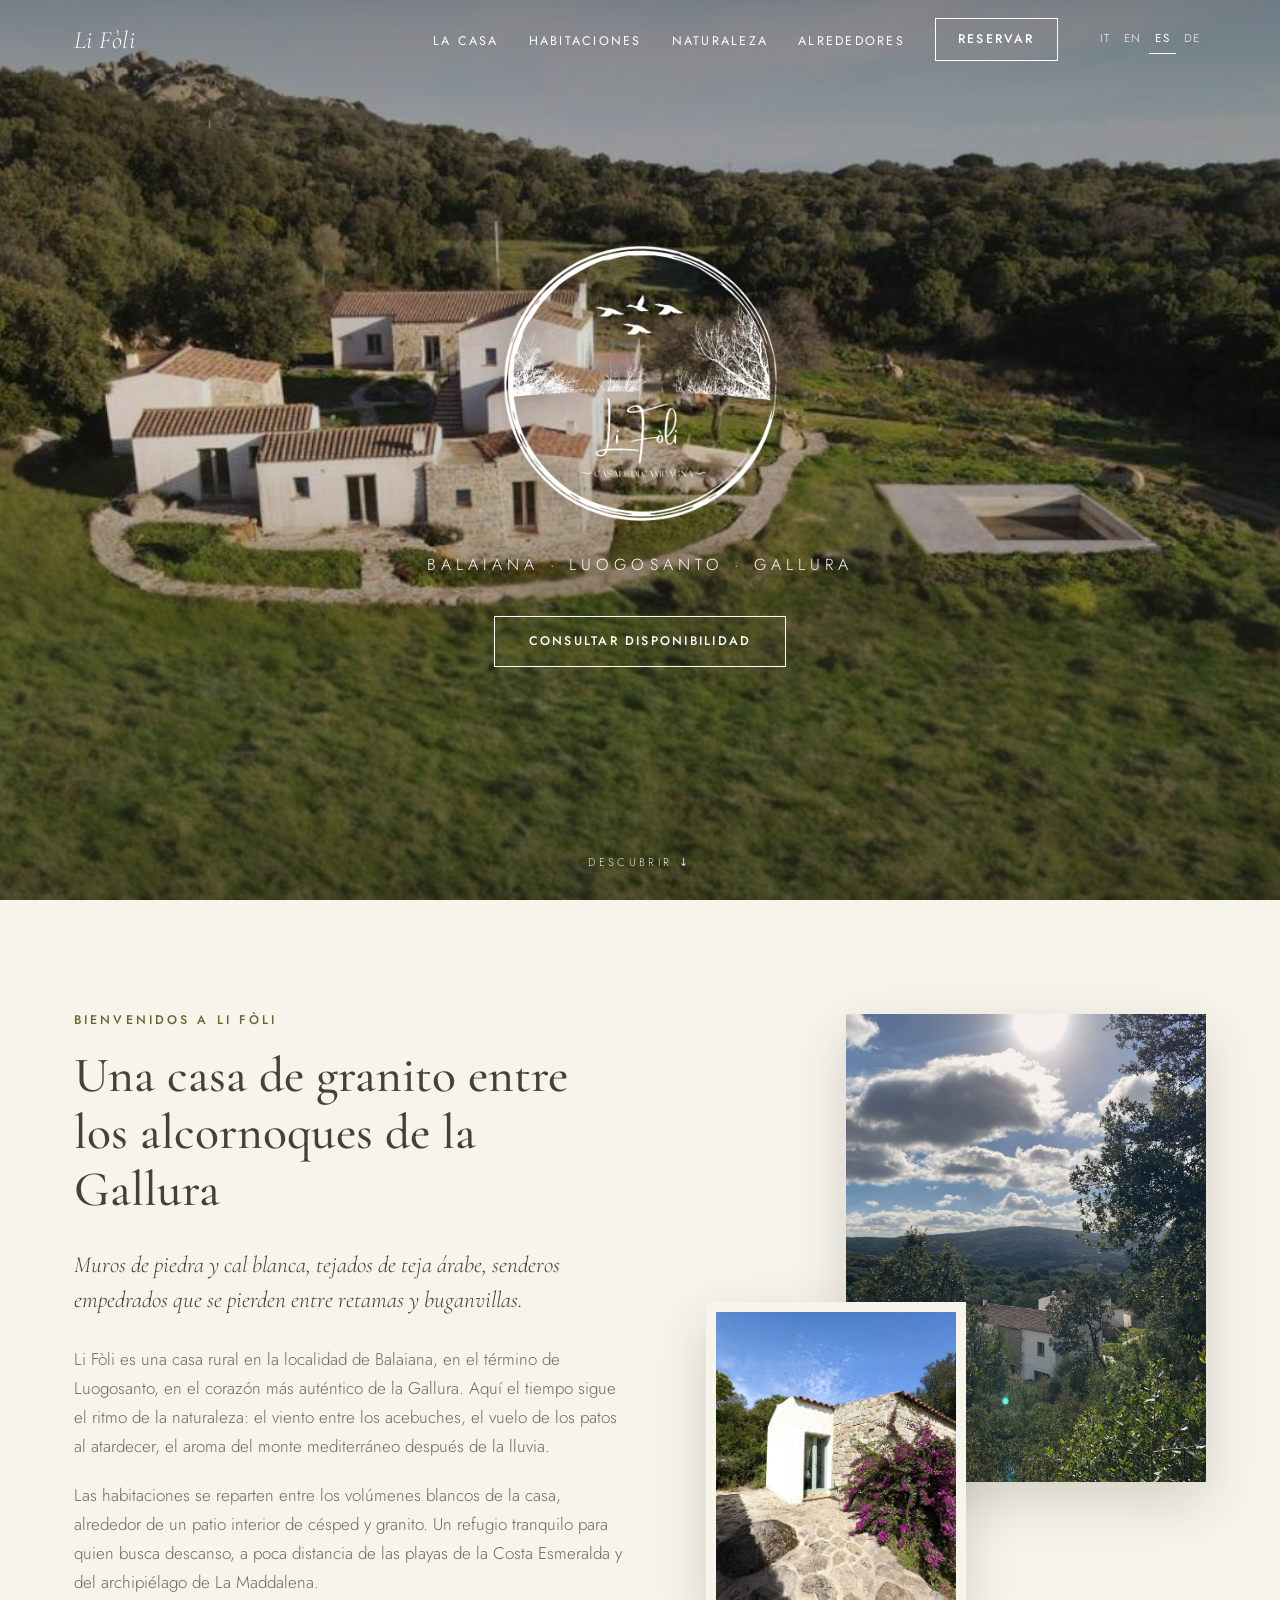
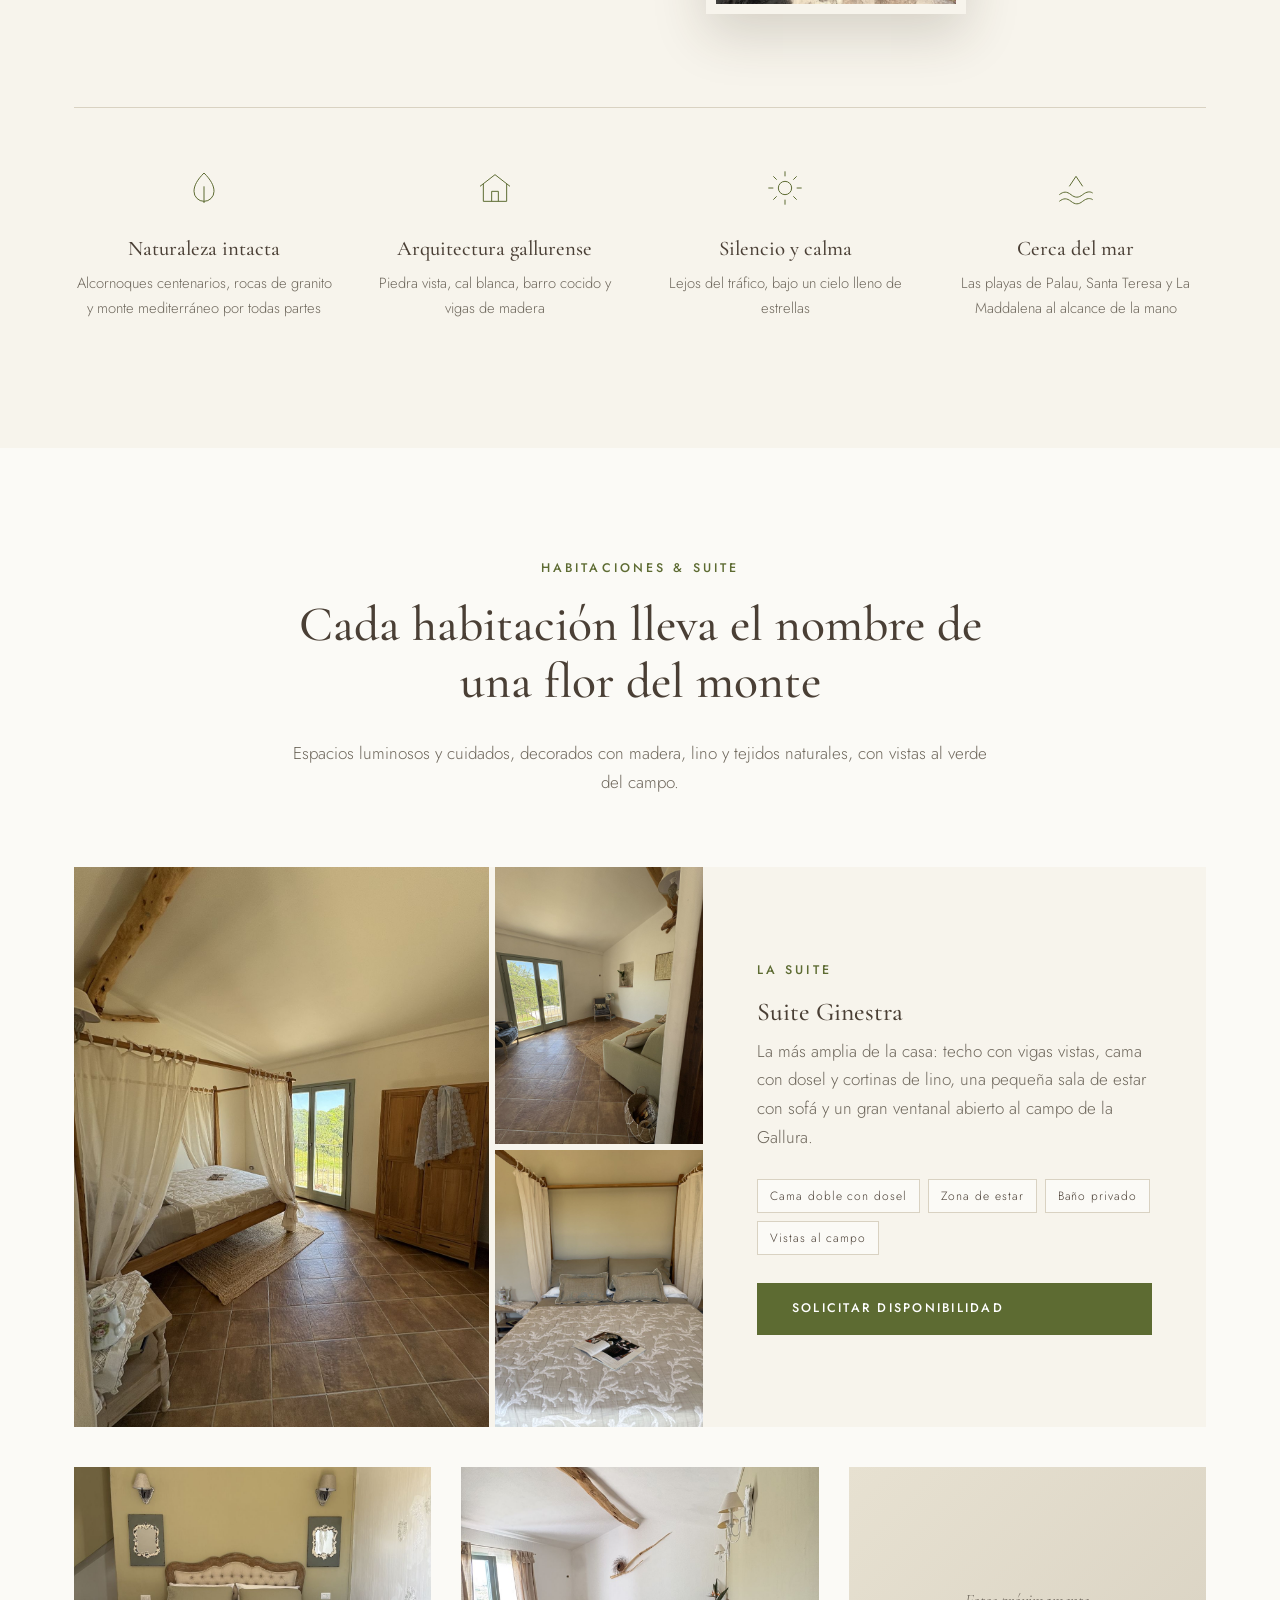
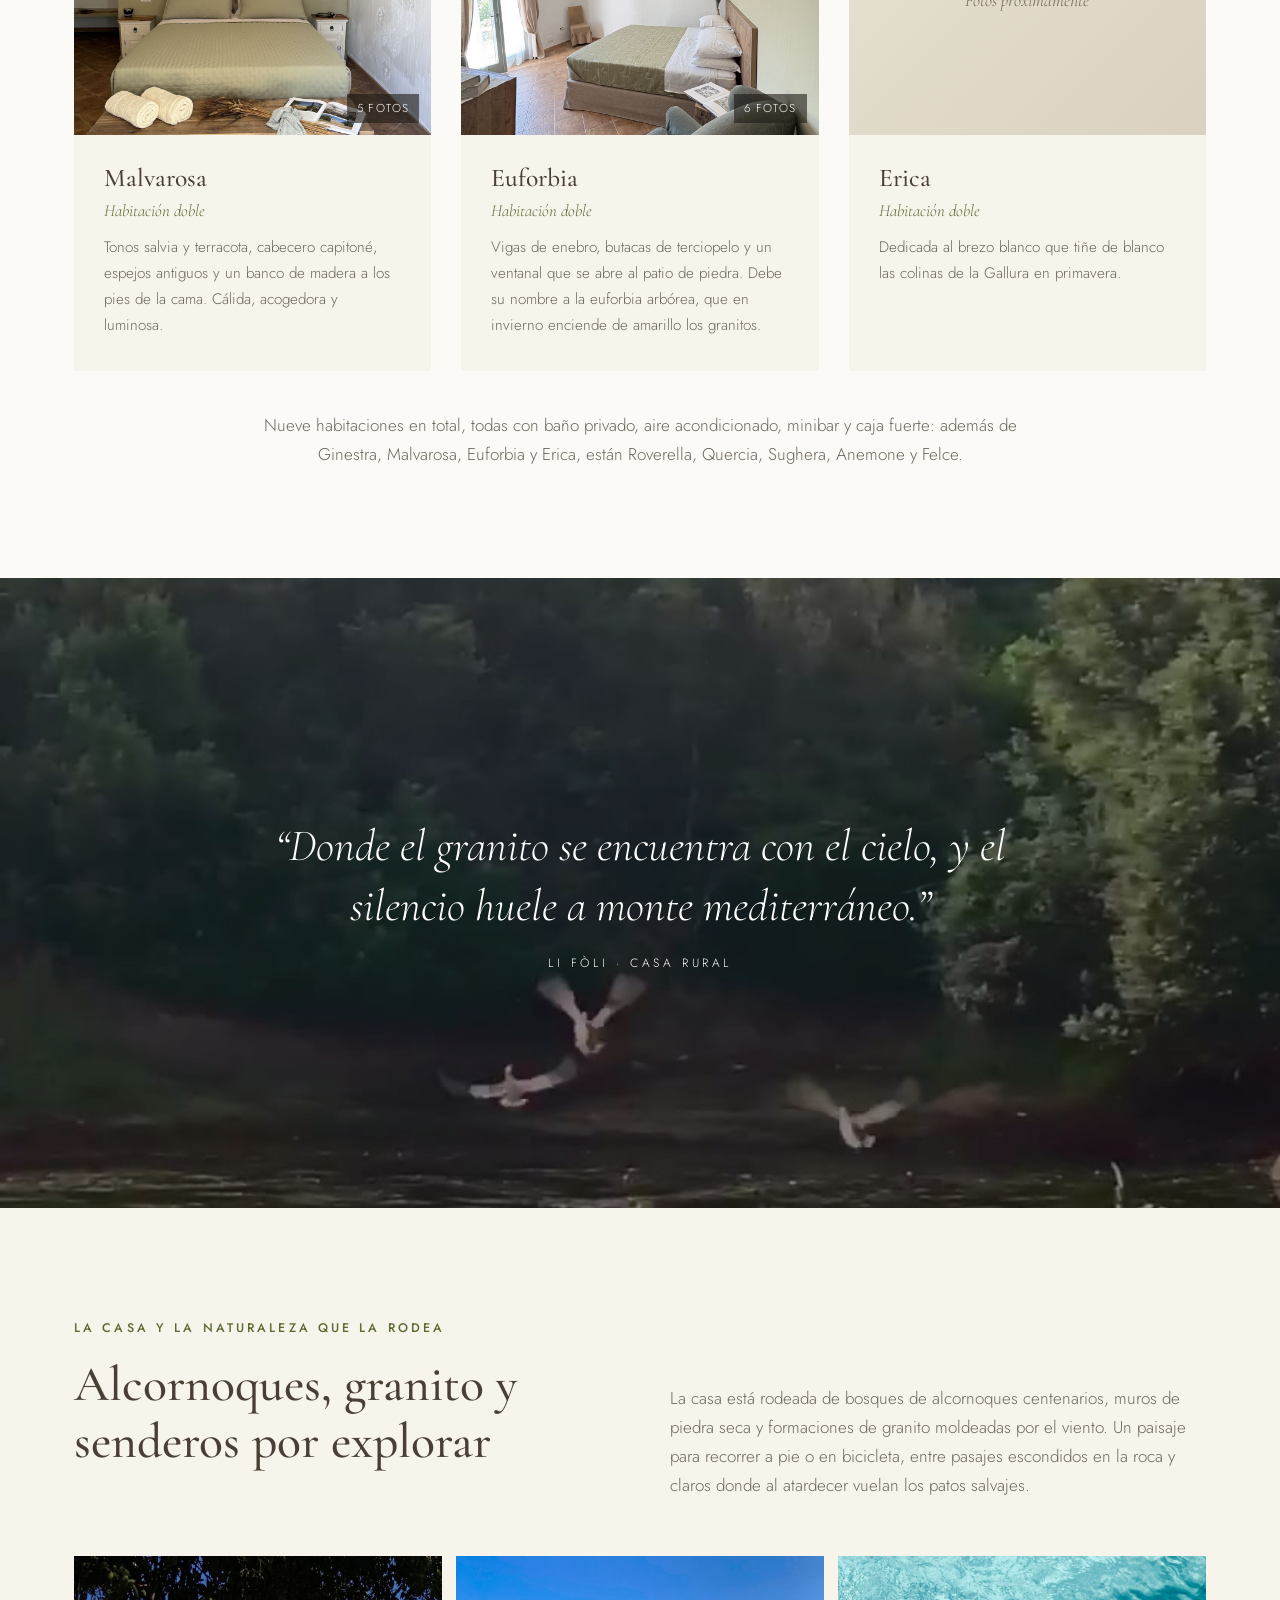
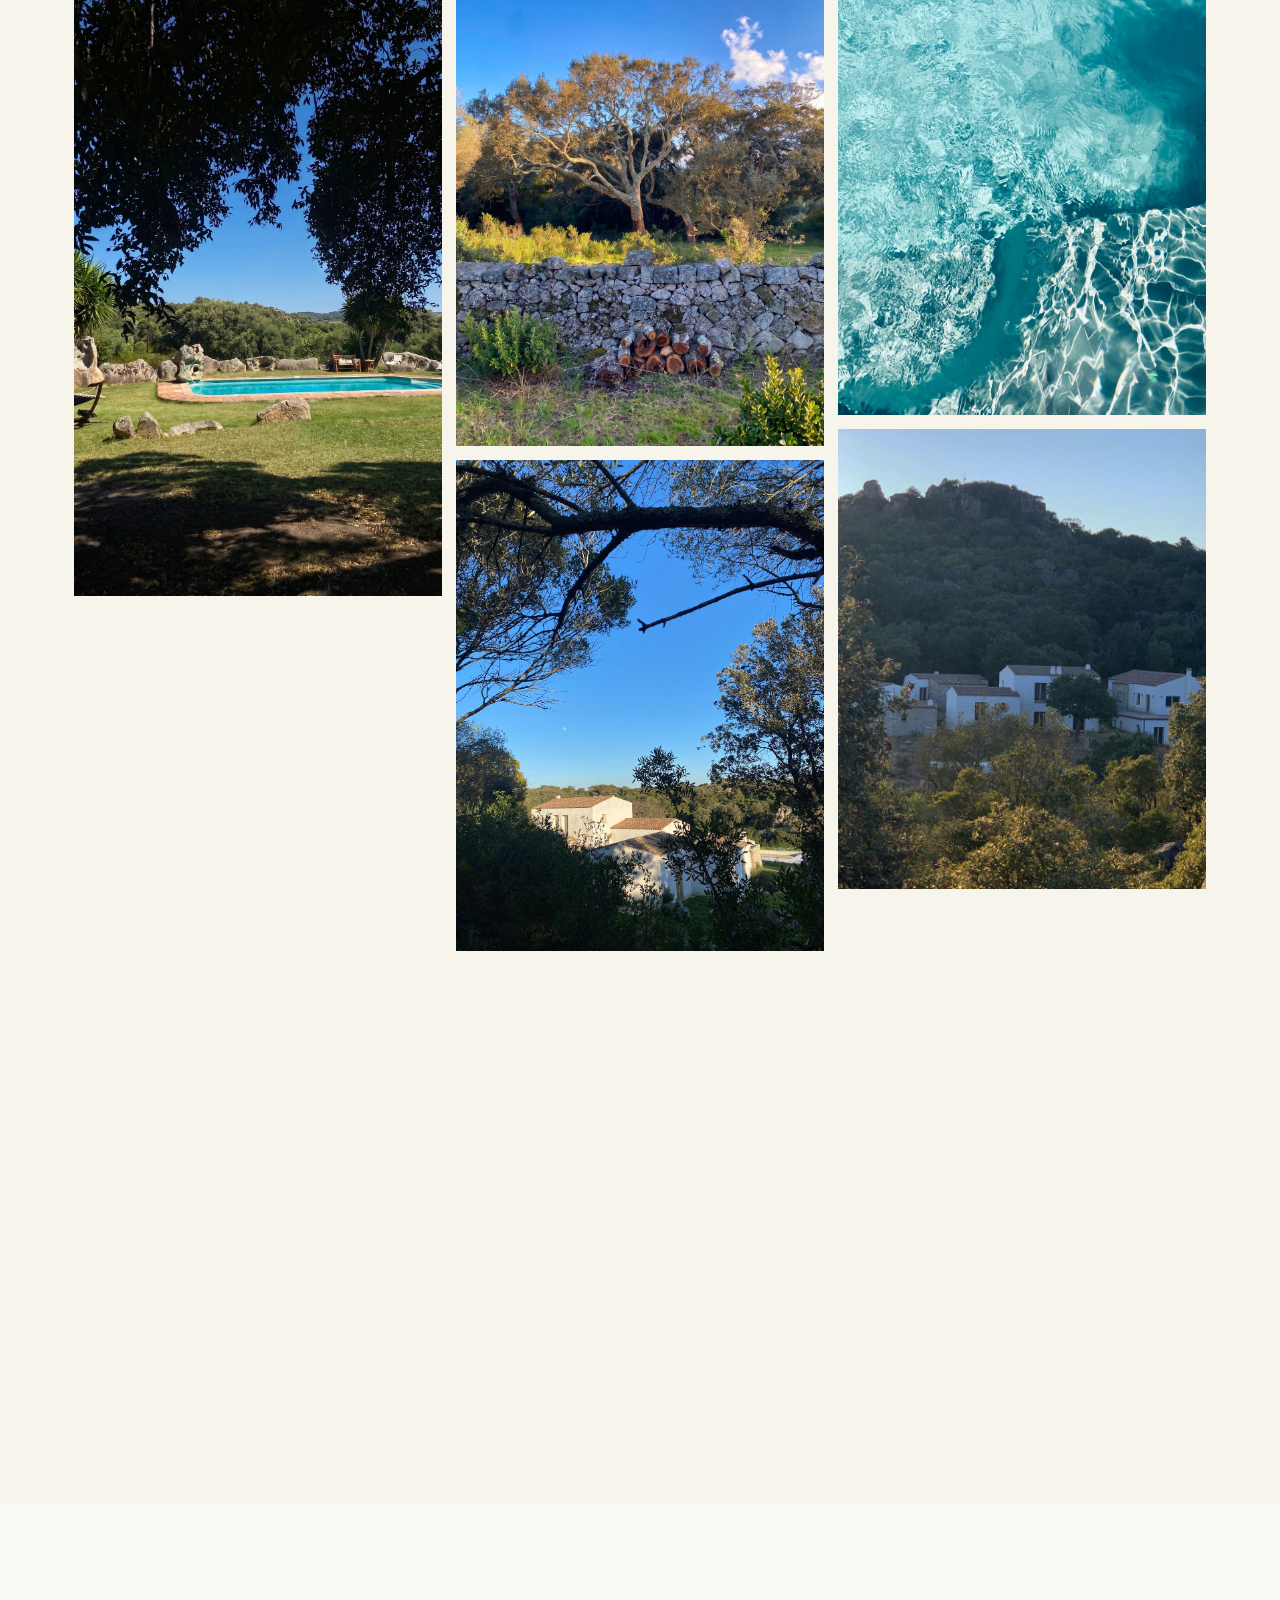
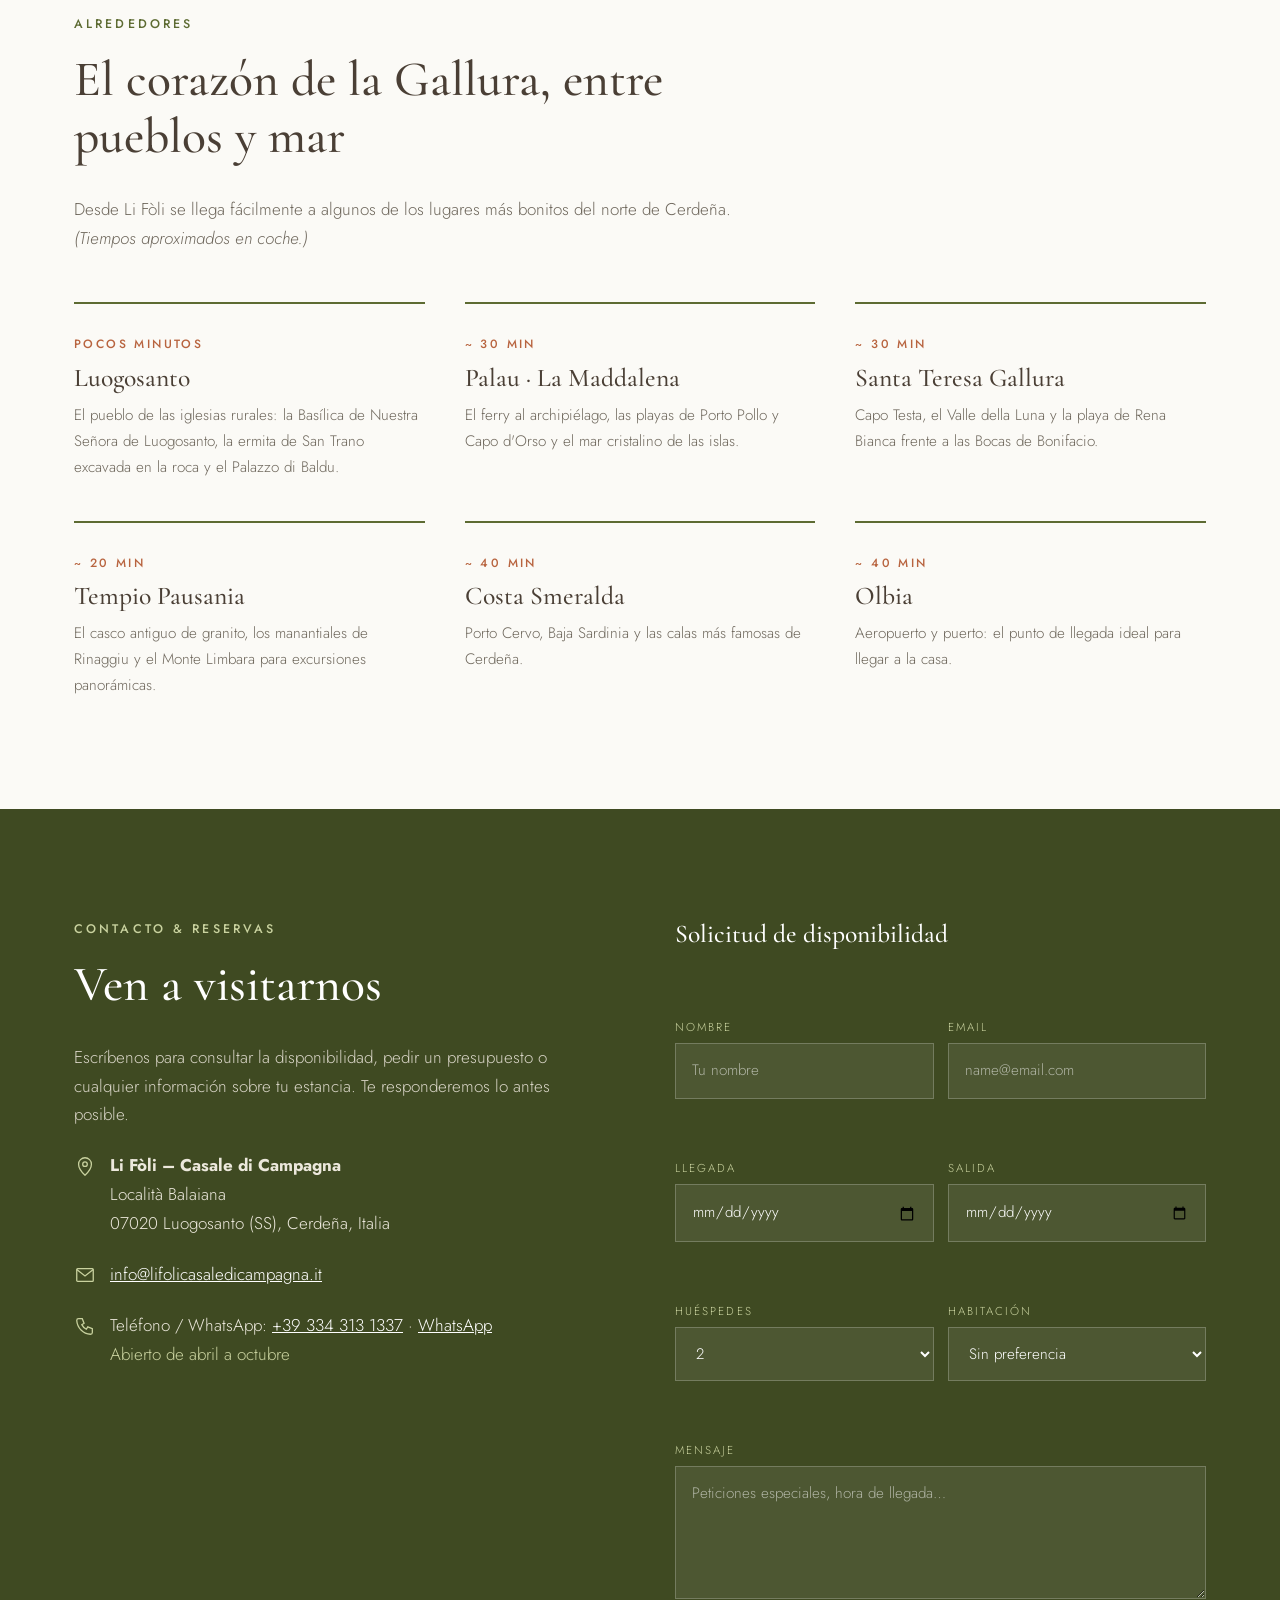
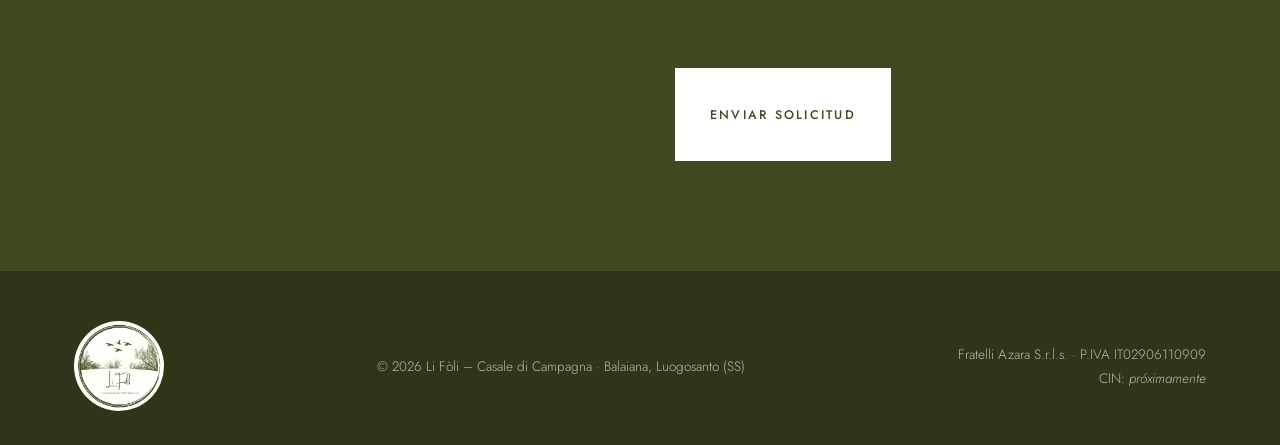
<file: docs/es/index.html>
<!doctype html>
<html lang="es">
<head>
<meta charset="utf-8">
<meta name="viewport" content="width=device-width, initial-scale=1">
<title>Li Fòli – Casa rural | Balaiana, Luogosanto · Gallura, Cerdeña</title>
<meta name="description" content="Li Fòli es una casa rural de granito y cal en Balaiana, Luogosanto, en el corazón de la Gallura, Cerdeña. Habitaciones y una suite rodeadas de alcornoques, rocas de granito y silencio, cerca de la Costa Esmeralda.">
<meta property="og:title" content="Li Fòli – Casa Rural">
<meta property="og:description" content="Li Fòli es una casa rural de granito y cal en Balaiana, Luogosanto, en el corazón de la Gallura, Cerdeña. Habitaciones y una suite rodeadas de alcornoques, rocas de granito y silencio, cerca de la Costa Esmeralda.">
<meta property="og:image" content="../img/drone-casale.jpg">
<link rel="alternate" hreflang="it" href="https://www.lifolicasaledicampagna.it/">
<link rel="alternate" hreflang="en" href="https://www.lifolicasaledicampagna.it/en/">
<link rel="alternate" hreflang="es" href="https://www.lifolicasaledicampagna.it/es/">
<link rel="alternate" hreflang="de" href="https://www.lifolicasaledicampagna.it/de/">
<link rel="alternate" hreflang="x-default" href="https://www.lifolicasaledicampagna.it/">
<link rel="icon" href="../img/favicon.png">
<link rel="preconnect" href="https://fonts.googleapis.com">
<link rel="preconnect" href="https://fonts.gstatic.com" crossorigin>
<link href="https://fonts.googleapis.com/css2?family=Cormorant+Garamond:ital,wght@0,400;0,500;0,600;1,400&family=Jost:wght@300;400;500&display=swap" rel="stylesheet">
<link rel="stylesheet" href="../style.css">
</head>
<body>

<nav id="nav">
  <div class="wrap">
    <a href="#top" class="brand">Li Fòli</a>
    <button class="burger" id="burger" aria-label="Menu">☰</button>
    <ul id="menu">
      <li><a href="#casale">La Casa</a></li>
      <li><a href="#camere">Habitaciones</a></li>
      <li><a href="#natura">Naturaleza</a></li>
      <li><a href="#dintorni">Alrededores</a></li>
      <li><a href="#contatti" class="btn btn-light">Reservar</a></li>
      <li class="lang"><a href="../index.html" data-l="it" class="" hreflang="it">IT</a><a href="../en/index.html" data-l="en" class="" hreflang="en">EN</a><a href="../es/index.html" data-l="es" class="on" hreflang="es">ES</a><a href="../de/index.html" data-l="de" class="" hreflang="de">DE</a></li>
    </ul>
  </div>
</nav>

<header class="hero" id="top">
  <video class="bg" autoplay muted loop playsinline preload="auto" poster="../img/drone-casale.jpg">
    <source src="../video/hero.mp4" type="video/mp4">
  </video>
  <div class="content">
    <img class="logo" src="../img/logo-circle-white.png" alt="Li Fòli – Casa Rural">
    <p>Balaiana · Luogosanto · Gallura</p>
    <a href="#contatti" class="btn btn-light">Consultar disponibilidad</a>
  </div>
  <div class="scroll-hint">Descubrir ↓</div>
</header>

<section class="intro" id="casale">
  <div class="wrap">
    <div class="grid">
      <div class="reveal">
        <span class="eyebrow">Bienvenidos a Li Fòli</span>
        <h2>Una casa de granito entre los alcornoques de la Gallura</h2>
        <p class="lead">Muros de piedra y cal blanca, tejados de teja árabe, senderos empedrados que se pierden entre retamas y buganvillas.</p>
        <p>Li Fòli es una casa rural en la localidad de Balaiana, en el término de Luogosanto, en el corazón más auténtico de la Gallura. Aquí el tiempo sigue el ritmo de la naturaleza: el viento entre los acebuches, el vuelo de los patos al atardecer, el aroma del monte mediterráneo después de la lluvia.</p>
        <p>Las habitaciones se reparten entre los volúmenes blancos de la casa, alrededor de un patio interior de césped y granito. Un refugio tranquilo para quien busca descanso, a poca distancia de las playas de la Costa Esmeralda y del archipiélago de La Maddalena.</p>
      </div>
      <div class="photos reveal">
        <img class="a" src="../img/casale-colline.jpg" alt="La casa entre las colinas de la Gallura">
        <img class="b" src="../img/buganvillea.jpg" alt="Buganvilla en flor sobre un muro de granito">
      </div>
    </div>

    <div class="features reveal">
      <div class="feature">
        <svg viewBox="0 0 48 48"><path d="M24 6c-8 8-12 15-12 22a12 12 0 0 0 24 0c0-7-4-14-12-22z"/><path d="M24 42V22"/></svg>
        <h4>Naturaleza intacta</h4><p>Alcornoques centenarios, rocas de granito y monte mediterráneo por todas partes</p>
      </div>
      <div class="feature">
        <svg viewBox="0 0 48 48"><path d="M6 22 24 8l18 14"/><path d="M10 19v21h28V19"/><path d="M20 40V28h8v12"/></svg>
        <h4>Arquitectura gallurense</h4><p>Piedra vista, cal blanca, barro cocido y vigas de madera</p>
      </div>
      <div class="feature">
        <svg viewBox="0 0 48 48"><circle cx="24" cy="24" r="8"/><path d="M24 4v6M24 38v6M4 24h6M38 24h6M10 10l4 4M34 34l4 4M10 38l4-4M34 14l4-4"/></svg>
        <h4>Silencio y calma</h4><p>Lejos del tráfico, bajo un cielo lleno de estrellas</p>
      </div>
      <div class="feature">
        <svg viewBox="0 0 48 48"><path d="M4 32c5-4 9-4 14 0s9 4 14 0 9-4 12-2"/><path d="M4 40c5-4 9-4 14 0s9 4 14 0 9-4 12-2"/><path d="M16 22l8-12 8 12"/></svg>
        <h4>Cerca del mar</h4><p>Las playas de Palau, Santa Teresa y La Maddalena al alcance de la mano</p>
      </div>
    </div>
  </div>
</section>

<section id="camere">
  <div class="wrap">
    <div class="rooms-head reveal">
      <span class="eyebrow">Habitaciones &amp; Suite</span>
      <h2>Cada habitación lleva el nombre de una flor del monte</h2>
      <p>Espacios luminosos y cuidados, decorados con madera, lino y tejidos naturales, con vistas al verde del campo.</p>
    </div>

    <article class="room-feature reveal">
      <div class="gallery" data-gallery="ginestra">
        <img src="../img/ginestra-1.jpg" alt="Suite Ginestra">
        <img src="../img/ginestra-2.jpg" alt="Suite Ginestra">
        <img src="../img/ginestra-4.jpg" alt="Suite Ginestra">
        <img src="../img/ginestra-3.jpg" alt="Suite Ginestra" hidden>
        <img src="../img/ginestra-5.jpg" alt="Suite Ginestra" hidden>
      </div>
      <div class="info">
        <span class="eyebrow">La Suite</span>
        <h3>Suite Ginestra</h3>
        <p>La más amplia de la casa: techo con vigas vistas, cama con dosel y cortinas de lino, una pequeña sala de estar con sofá y un gran ventanal abierto al campo de la Gallura.</p>
        <div class="tags"><span>Cama doble con dosel</span><span>Zona de estar</span><span>Baño privado</span><span>Vistas al campo</span></div>
        <a href="#contatti" class="btn btn-solid" data-room="Suite Ginestra">Solicitar disponibilidad</a>
      </div>
    </article>

    <div class="room-grid">
      <article class="room-card reveal">
        <div class="ph" data-gallery="malvarosa">
          <img src="../img/malvarosa-1.jpg" alt="Malvarosa">
          <img src="../img/malvarosa-2.jpg" alt="Malvarosa" hidden><img src="../img/malvarosa-3.jpg" alt="Malvarosa" hidden>
          <img src="../img/malvarosa-4.jpg" alt="Malvarosa" hidden><img src="../img/malvarosa-5.jpg" alt="Malvarosa" hidden>
          <span class="count">5 fotos</span>
        </div>
        <div class="body"><h3>Malvarosa</h3><span class="name-meaning">Habitación doble</span><p>Tonos salvia y terracota, cabecero capitoné, espejos antiguos y un banco de madera a los pies de la cama. Cálida, acogedora y luminosa.</p></div>
      </article>
      <article class="room-card reveal">
        <div class="ph" data-gallery="euforbia">
          <img src="../img/euforbia-1.jpg" alt="Euforbia">
          <img src="../img/euforbia-2.jpg" alt="Euforbia" hidden><img src="../img/euforbia-3.jpg" alt="Euforbia" hidden>
          <img src="../img/euforbia-4.jpg" alt="Euforbia" hidden><img src="../img/euforbia-5.jpg" alt="Euforbia" hidden>
          <img src="../img/euforbia-6.jpg" alt="Euforbia" hidden>
          <span class="count">6 fotos</span>
        </div>
        <div class="body"><h3>Euforbia</h3><span class="name-meaning">Habitación doble</span><p>Vigas de enebro, butacas de terciopelo y un ventanal que se abre al patio de piedra. Debe su nombre a la euforbia arbórea, que en invierno enciende de amarillo los granitos.</p></div>
      </article>
      <article class="room-card reveal">
        <div class="ph empty"><span>Fotos próximamente</span></div>
        <div class="body"><h3>Erica</h3><span class="name-meaning">Habitación doble</span><p>Dedicada al brezo blanco que tiñe de blanco las colinas de la Gallura en primavera.</p></div>
      </article>
    </div>
    <p class="reveal" style="text-align:center;color:var(--muted);margin-top:40px;max-width:760px;margin-left:auto;margin-right:auto">Nueve habitaciones en total, todas con baño privado, aire acondicionado, minibar y caja fuerte: además de Ginestra, Malvarosa, Euforbia y Erica, están Roverella, Quercia, Sughera, Anemone y Felce.</p>
  </div>
</section>

<div class="band">
  <video autoplay muted loop playsinline preload="metadata" poster="../video/anatre-poster.jpg"><source src="../video/anatre.mp4" type="video/mp4"></video>
  <blockquote>“Donde el granito se encuentra con el cielo, y el silencio huele a monte mediterráneo.”<cite>Li Fòli · Casa Rural</cite></blockquote>
</div>

<section class="nature" id="natura">
  <div class="wrap">
    <div class="head reveal">
      <div>
        <span class="eyebrow">La casa y la naturaleza que la rodea</span>
        <h2>Alcornoques, granito y senderos por explorar</h2>
      </div>
      <p>La casa está rodeada de bosques de alcornoques centenarios, muros de piedra seca y formaciones de granito moldeadas por el viento. Un paisaje para recorrer a pie o en bicicleta, entre pasajes escondidos en la roca y claros donde al atardecer vuelan los patos salvajes.</p>
    </div>
    <div class="masonry" data-gallery="natura">
      <figure class="reveal"><img src="../img/piscina.jpg" alt="La piscina entre los granitos"><figcaption>La piscina entre los granitos</figcaption></figure>
      <figure class="reveal"><img src="../img/cortile.jpg" alt="El patio interior"><figcaption>El patio interior</figcaption></figure>
      <figure class="reveal"><img src="../img/granito-scolpito.jpg" alt="Granito esculpido por el viento"><figcaption>Granito esculpido por el viento</figcaption></figure>
      <figure class="reveal"><img src="../img/sughere-muretto.jpg" alt="Alcornoques y muros de piedra seca"><figcaption>Alcornoques y muros de piedra seca</figcaption></figure>
      <figure class="reveal"><img src="../img/casale-luna.jpg" alt="La casa bajo la luna"><figcaption>La casa bajo la luna</figcaption></figure>
      <figure class="reveal"><img src="../img/acqua.jpg" alt="Agua cristalina"><figcaption>Agua cristalina</figcaption></figure>
      <figure class="reveal"><img src="../img/casale-collina.jpg" alt="Al pie de la colina"><figcaption>Al pie de la colina</figcaption></figure>
      <figure class="reveal"><img src="../img/passaggio-rocce.jpg" alt="Pasajes entre las rocas"><figcaption>Pasajes entre las rocas</figcaption></figure>
    </div>
  </div>
</section>

<section class="around" id="dintorni">
  <div class="wrap">
    <div class="reveal" style="max-width:720px">
      <span class="eyebrow">Alrededores</span>
      <h2>El corazón de la Gallura, entre pueblos y mar</h2>
      <p style="color:var(--muted)">Desde Li Fòli se llega fácilmente a algunos de los lugares más bonitos del norte de Cerdeña. <em>(Tiempos aproximados en coche.)</em></p>
    </div>
    <div class="grid">
      <div class="place reveal"><span class="dist">Pocos minutos</span><h3>Luogosanto</h3><p>El pueblo de las iglesias rurales: la Basílica de Nuestra Señora de Luogosanto, la ermita de San Trano excavada en la roca y el Palazzo di Baldu.</p></div>
      <div class="place reveal"><span class="dist">~ 30 min</span><h3>Palau · La Maddalena</h3><p>El ferry al archipiélago, las playas de Porto Pollo y Capo d'Orso y el mar cristalino de las islas.</p></div>
      <div class="place reveal"><span class="dist">~ 30 min</span><h3>Santa Teresa Gallura</h3><p>Capo Testa, el Valle della Luna y la playa de Rena Bianca frente a las Bocas de Bonifacio.</p></div>
      <div class="place reveal"><span class="dist">~ 20 min</span><h3>Tempio Pausania</h3><p>El casco antiguo de granito, los manantiales de Rinaggiu y el Monte Limbara para excursiones panorámicas.</p></div>
      <div class="place reveal"><span class="dist">~ 40 min</span><h3>Costa Smeralda</h3><p>Porto Cervo, Baja Sardinia y las calas más famosas de Cerdeña.</p></div>
      <div class="place reveal"><span class="dist">~ 40 min</span><h3>Olbia</h3><p>Aeropuerto y puerto: el punto de llegada ideal para llegar a la casa.</p></div>
    </div>
  </div>
</section>

<section class="contact" id="contatti">
  <div class="wrap">
    <div class="grid">
      <div class="info reveal">
        <span class="eyebrow">Contacto &amp; reservas</span>
        <h2>Ven a visitarnos</h2>
        <p>Escríbenos para consultar la disponibilidad, pedir un presupuesto o cualquier información sobre tu estancia. Te responderemos lo antes posible.</p>
        <div class="line">
          <svg viewBox="0 0 24 24"><path d="M12 22s7-6.5 7-12a7 7 0 0 0-14 0c0 5.5 7 12 7 12z"/><circle cx="12" cy="10" r="2.5"/></svg>
          <div><strong>Li Fòli – Casale di Campagna</strong><br>Località Balaiana<br>07020 Luogosanto (SS), Cerdeña, Italia</div>
        </div>
        <div class="line">
          <svg viewBox="0 0 24 24"><rect x="3" y="5" width="18" height="14" rx="1"/><path d="m3 6 9 7 9-7"/></svg>
          <div><a href="mailto:info@lifolicasaledicampagna.it">info@lifolicasaledicampagna.it</a></div>
        </div>
        <div class="line">
          <svg viewBox="0 0 24 24"><path d="M5 4h4l2 5-2.5 1.5a11 11 0 0 0 5 5L15 13l5 2v4a2 2 0 0 1-2 2A16 16 0 0 1 3 6a2 2 0 0 1 2-2"/></svg>
          <div>Teléfono / WhatsApp: <a href="tel:+393343131337">+39 334 313 1337</a> · <a href="https://wa.me/393343131337" target="_blank" rel="noopener">WhatsApp</a><br><span style="color:#c9d29f">Abierto de abril a octubre</span></div>
        </div>
        <iframe class="map" loading="lazy" title="Map" src="https://www.google.com/maps?q=Balaiana,+Luogosanto+SS&z=13&hl=es&output=embed"></iframe>
      </div>

      <form class="reveal" id="form" action="mailto:info@lifolicasaledicampagna.it" method="post" enctype="text/plain">
        <h3>Solicitud de disponibilidad</h3>
        <div class="row">
          <div><label for="nome">Nombre</label><input id="nome" name="nome" required placeholder="Tu nombre"></div>
          <div><label for="email">Email</label><input id="email" name="email" type="email" required placeholder="name@email.com"></div>
        </div>
        <div class="row">
          <div><label for="arrivo">Llegada</label><input id="arrivo" name="arrivo" type="date" required></div>
          <div><label for="partenza">Salida</label><input id="partenza" name="partenza" type="date" required></div>
        </div>
        <div class="row">
          <div><label for="ospiti">Huéspedes</label><select id="ospiti" name="ospiti"><option>1</option><option selected>2</option><option>3</option><option>4</option><option>5+</option></select></div>
          <div><label for="camera">Habitación</label><select id="camera" name="camera"><option value="">Sin preferencia</option><option>Suite Ginestra</option><option>Malvarosa</option><option>Erica</option><option>Euforbia</option></select></div>
        </div>
        <div><label for="msg">Mensaje</label><textarea id="msg" name="messaggio" rows="4" placeholder="Peticiones especiales, hora de llegada…"></textarea></div>
        <button class="btn" type="submit">Enviar solicitud</button>
      </form>
    </div>
  </div>
</section>

<footer>
  <div class="wrap">
    <img src="../img/logo.jpg" alt="Li Fòli">
    <div>© <span id="y"></span> Li Fòli – Casale di Campagna · Balaiana, Luogosanto (SS)</div>
    <div class="legal">Fratelli Azara S.r.l.s. · P.IVA IT02906110909<br><!-- TODO CIN -->CIN: <em>próximamente</em></div>
  </div>
</footer>

<div class="lb" id="lb"><button class="x" aria-label="×">×</button><button class="prev" aria-label="‹">‹</button><img alt=""><button class="next" aria-label="›">›</button></div>

<script>
  document.getElementById('y').textContent = new Date().getFullYear();
  // Primo accesso alla versione italiana: proponi la lingua del browser
  (function(){
    var LANGS = ['en','es','de'], k = 'lifoli-lang';
    document.querySelectorAll('.lang a').forEach(function(a){ a.addEventListener('click', function(){ try{localStorage.setItem(k, a.dataset.l)}catch(e){} }); });
    if ('es' !== 'it') return;
    var saved; try{ saved = localStorage.getItem(k) }catch(e){}
    var nav = (navigator.language || 'it').slice(0,2);
    if (!saved && LANGS.indexOf(nav) > -1) location.replace(nav + '/index.html' + location.hash);
  })();
  const nav = document.getElementById('nav');
  addEventListener('scroll', () => nav.classList.toggle('scrolled', scrollY > 60), {passive:true});
  const burger = document.getElementById('burger'), menu = document.getElementById('menu');
  burger.onclick = () => { menu.classList.toggle('open'); burger.classList.toggle('open'); burger.textContent = menu.classList.contains('open') ? '×' : '☰'; };
  menu.querySelectorAll('a').forEach(a => a.addEventListener('click', () => { menu.classList.remove('open'); burger.classList.remove('open'); burger.textContent = '☰'; }));
  const io = new IntersectionObserver(es => es.forEach(e => { if (e.isIntersecting) { e.target.classList.add('in'); io.unobserve(e.target); } }), {threshold:.12});
  document.querySelectorAll('.reveal').forEach(el => io.observe(el));
  document.querySelectorAll('[data-room]').forEach(b => b.addEventListener('click', () => document.getElementById('camera').value = b.dataset.room));
  const lb = document.getElementById('lb'), lbImg = lb.querySelector('img'); let set = [], idx = 0;
  const show = i => { idx = (i + set.length) % set.length; lbImg.src = set[idx].src; lbImg.alt = set[idx].alt; };
  document.querySelectorAll('[data-gallery] img, .room-card .ph img').forEach(img => img.addEventListener('click', () => {
    const g = img.closest('[data-gallery]'); set = g ? [...g.querySelectorAll('img')] : [img];
    show(set.indexOf(img)); lb.classList.add('open');
  }));
  lb.querySelector('.x').onclick = () => lb.classList.remove('open');
  lb.querySelector('.prev').onclick = e => { e.stopPropagation(); show(idx - 1); };
  lb.querySelector('.next').onclick = e => { e.stopPropagation(); show(idx + 1); };
  lb.onclick = e => { if (e.target === lb) lb.classList.remove('open'); };
  addEventListener('keydown', e => { if (!lb.classList.contains('open')) return; if (e.key === 'Escape') lb.classList.remove('open'); if (e.key === 'ArrowLeft') show(idx - 1); if (e.key === 'ArrowRight') show(idx + 1); });
</script>
</body>
</html>
</file>
<file: docs/style.css>
:root{
  --cream:#f7f4ec; --paper:#fbfaf6; --olive:#5d6b32; --olive-dark:#3f4a22;
  --earth:#4a3f35; --terracotta:#b8643f; --stone:#d9d2c2; --ink:#2d2a25; --muted:#6f685d;
  --serif:"Cormorant Garamond",Georgia,serif; --sans:"Jost",system-ui,sans-serif;
}
*{box-sizing:border-box;margin:0;padding:0}
html{scroll-behavior:smooth}
body{font-family:var(--sans);font-weight:300;color:var(--ink);background:var(--paper);line-height:1.7;font-size:17px}
img{display:block;max-width:100%}
[hidden]{display:none!important}
a{color:inherit}
h1,h2,h3{font-family:var(--serif);font-weight:500;line-height:1.15;color:var(--earth)}
h2{font-size:clamp(2rem,4.5vw,3.1rem);margin-bottom:.6em}
h3{font-size:1.6rem;margin-bottom:.4em}
.eyebrow{font-size:.78rem;letter-spacing:.25em;text-transform:uppercase;color:var(--olive);font-weight:500;margin-bottom:1rem;display:block}
.wrap{max-width:1180px;margin:0 auto;padding:0 24px}
section{padding:110px 0}
.btn{display:inline-block;padding:14px 34px;border:1px solid currentColor;text-decoration:none;letter-spacing:.18em;text-transform:uppercase;font-size:.78rem;font-weight:500;transition:.3s}
.btn-solid{background:var(--olive);color:#fff;border-color:var(--olive)}
.btn-solid:hover{background:var(--olive-dark);border-color:var(--olive-dark)}
.btn-light{color:#fff}
.btn-light:hover{background:#fff;color:var(--earth)}

/* NAV */
nav{position:fixed;inset:0 0 auto 0;z-index:50;transition:.35s;padding:18px 0}
nav .wrap{display:flex;align-items:center;justify-content:space-between}
nav .brand{font-family:var(--serif);font-size:1.55rem;color:#fff;text-decoration:none;font-style:italic;letter-spacing:.02em}
nav ul{display:flex;gap:30px;list-style:none;align-items:center}
nav ul a{color:#fff;text-decoration:none;font-size:.78rem;letter-spacing:.18em;text-transform:uppercase;font-weight:400}
nav ul a.btn{padding:10px 22px}
nav.scrolled{background:rgba(251,250,246,.96);backdrop-filter:blur(8px);box-shadow:0 1px 0 var(--stone);padding:12px 0}
nav.scrolled .brand, nav.scrolled ul a{color:var(--earth)}
nav.scrolled ul a.btn{background:var(--olive);border-color:var(--olive);color:#fff}
.burger{display:none;background:none;border:0;color:#fff;font-size:1.7rem;cursor:pointer}
nav.scrolled .burger{color:var(--earth)}

/* HERO */
.hero{position:relative;height:100vh;min-height:620px;display:grid;place-items:center;text-align:center;color:#fff;overflow:hidden}
.hero video.bg{filter:saturate(1.05)}
.hero .bg{position:absolute;inset:0;width:100%;height:100%;object-fit:cover;transform:scale(1.04);animation:slowzoom 20s ease-out forwards}
@keyframes slowzoom{to{transform:scale(1)}}
.hero::after{content:"";position:absolute;inset:0;background:linear-gradient(180deg,rgba(30,28,20,.45) 0%,rgba(30,28,20,.15) 40%,rgba(30,28,20,.55) 100%)}
.hero .content{position:relative;z-index:2;padding:0 24px}
.hero .logo{width:min(300px,62vw);margin:0 auto 18px;filter:drop-shadow(0 2px 14px rgba(0,0,0,.35))}
.hero p{font-size:1rem;letter-spacing:.32em;text-transform:uppercase;margin-bottom:38px;text-shadow:0 1px 10px rgba(0,0,0,.4)}
.scroll-hint{position:absolute;bottom:28px;left:50%;transform:translateX(-50%);z-index:2;color:#fff;font-size:.7rem;letter-spacing:.3em;text-transform:uppercase;opacity:.85}

/* INTRO */
.intro{background:var(--cream)}
.intro .grid{display:grid;grid-template-columns:1.05fr .95fr;gap:80px;align-items:center}
.intro p{color:var(--muted);margin-bottom:1.2em}
.intro .lead{font-family:var(--serif);font-size:1.45rem;color:var(--earth);font-style:italic;line-height:1.5}
.intro .photos{position:relative;height:600px}
.intro .photos img{position:absolute;object-fit:cover;box-shadow:0 20px 50px rgba(60,50,30,.18)}
.intro .photos .a{width:72%;height:78%;top:0;right:0}
.intro .photos .b{width:52%;height:52%;bottom:0;left:0;border:10px solid var(--cream)}
.features{display:grid;grid-template-columns:repeat(4,1fr);gap:30px;margin-top:90px;padding-top:60px;border-top:1px solid var(--stone)}
.feature{text-align:center}
.feature svg{width:40px;height:40px;stroke:var(--olive);fill:none;stroke-width:1.2;margin:0 auto 14px}
.feature h4{font-family:var(--serif);font-size:1.3rem;font-weight:500;color:var(--earth);margin-bottom:4px}
.feature p{font-size:.92rem;color:var(--muted)}

/* ROOMS */
.rooms-head{text-align:center;max-width:700px;margin:0 auto 70px}
.rooms-head p{color:var(--muted)}
.room-feature{display:grid;grid-template-columns:1.25fr 1fr;gap:0;background:var(--cream);margin-bottom:40px}
.room-feature .gallery{display:grid;grid-template-columns:2fr 1fr;grid-template-rows:1fr 1fr;gap:6px;height:560px}
.room-feature .gallery img{width:100%;height:100%;object-fit:cover;cursor:zoom-in}
.room-feature .gallery img:first-child{grid-row:span 2}
.room-feature .info{padding:60px 54px;display:flex;flex-direction:column;justify-content:center}
.room-feature .info p{color:var(--muted);margin-bottom:1.2em}
.tags{display:flex;flex-wrap:wrap;gap:8px;margin:6px 0 28px}
.tags span{font-size:.75rem;letter-spacing:.08em;padding:6px 12px;border:1px solid var(--stone);color:var(--earth);background:var(--paper)}
.room-grid{display:grid;grid-template-columns:repeat(3,1fr);gap:30px}
.room-card{background:var(--cream)}
.room-card .ph{aspect-ratio:4/3;overflow:hidden;background:var(--stone)}
.room-card .ph img{width:100%;height:100%;object-fit:cover;transition:transform .8s;cursor:zoom-in}
.room-card:hover .ph img{transform:scale(1.05)}
.room-card .ph.empty{display:grid;place-items:center;background:linear-gradient(135deg,#e7e1d1,#d9d2c2)}
.room-card .ph.empty span{font-family:var(--serif);font-style:italic;color:var(--muted);font-size:1.1rem}
.room-card .body{padding:28px 30px 32px}
.room-card .body p{color:var(--muted);font-size:.95rem}
.room-card .name-meaning{font-family:var(--serif);font-style:italic;color:var(--olive);font-size:1.05rem;margin-top:-6px;margin-bottom:10px;display:block}

/* PARALLAX BAND */
.band{position:relative;height:70vh;min-height:420px;display:grid;place-items:center;text-align:center;color:#fff;overflow:hidden;background:#3a3a2a}
.band video,.hero video.bg{position:absolute;inset:0;width:100%;height:100%;object-fit:cover}
.band::before{content:"";position:absolute;inset:0;background:rgba(40,36,25,.42);z-index:1}
.band blockquote{z-index:2}
.band blockquote{position:relative;font-family:var(--serif);font-style:italic;font-size:clamp(1.7rem,3.6vw,2.8rem);max-width:860px;padding:0 24px;line-height:1.35}
.band cite{display:block;margin-top:18px;font-family:var(--sans);font-style:normal;font-size:.75rem;letter-spacing:.3em;text-transform:uppercase}

/* NATURE / MASONRY */
.nature{background:var(--cream)}
.nature .head{display:grid;grid-template-columns:1fr 1fr;gap:60px;align-items:end;margin-bottom:56px}
.nature .head p{color:var(--muted)}
.masonry{columns:3 300px;column-gap:14px}
.masonry figure{break-inside:avoid;margin-bottom:14px;position:relative;overflow:hidden}
.masonry img{width:100%;cursor:zoom-in;transition:transform .8s}
.masonry figure:hover img{transform:scale(1.04)}
.masonry figcaption{position:absolute;left:0;right:0;bottom:0;padding:30px 18px 14px;color:#fff;font-family:var(--serif);font-style:italic;font-size:1.1rem;background:linear-gradient(transparent,rgba(0,0,0,.55));opacity:0;transition:.4s}
.masonry figure:hover figcaption{opacity:1}

/* SURROUNDINGS */
.around .grid{display:grid;grid-template-columns:repeat(3,1fr);gap:40px;margin-top:50px}
.place{border-top:2px solid var(--olive);padding-top:24px}
.place .dist{font-size:.75rem;letter-spacing:.2em;text-transform:uppercase;color:var(--terracotta);font-weight:500}
.place h3{margin-top:6px}
.place p{color:var(--muted);font-size:.95rem}

/* CONTACT */
.contact{background:var(--olive-dark);color:#ece8dc}
.contact h2,.contact h3{color:#fff}
.contact .eyebrow{color:#c9d29f}
.contact .grid{display:grid;grid-template-columns:1fr 1fr;gap:70px}
.contact .info p{margin-bottom:1em;color:#d8d4c6}
.contact .info a{color:#fff}
.contact .line{display:flex;gap:14px;align-items:flex-start;margin:22px 0}
.contact .line svg{width:22px;height:22px;stroke:#c9d29f;fill:none;stroke-width:1.4;flex-shrink:0;margin-top:4px}
form{display:grid;gap:14px}
form .row{display:grid;grid-template-columns:1fr 1fr;gap:14px}
input,textarea,select{width:100%;padding:14px 16px;background:rgba(255,255,255,.07);border:1px solid rgba(255,255,255,.22);color:#fff;font:inherit;font-size:.95rem}
input::placeholder,textarea::placeholder{color:rgba(255,255,255,.55)}
input:focus,textarea:focus,select:focus{outline:none;border-color:#c9d29f}
label{font-size:.72rem;letter-spacing:.18em;text-transform:uppercase;color:#c9d29f;display:block;margin-bottom:6px}
select option{color:var(--ink)}
form .btn{justify-self:start;background:#fff;color:var(--olive-dark);border-color:#fff;cursor:pointer;font-family:var(--sans)}
form .btn:hover{background:transparent;color:#fff}
.map{margin-top:30px;aspect-ratio:16/10;border:0;width:100%;filter:grayscale(.3) sepia(.15)}

footer{background:#2f3519;color:#bdb9a9;padding:50px 0 34px;font-size:.85rem}
footer .wrap{display:flex;justify-content:space-between;align-items:center;gap:30px;flex-wrap:wrap}
footer img{width:90px;border-radius:50%}
footer .legal{text-align:right;line-height:1.8}

/* LIGHTBOX */
.lb{position:fixed;inset:0;background:rgba(20,18,12,.94);display:none;place-items:center;z-index:100;padding:30px}
.lb.open{display:grid}
.lb img{max-height:88vh;max-width:92vw;box-shadow:0 10px 60px rgba(0,0,0,.5)}
.lb button{position:absolute;background:none;border:0;color:#fff;font-size:2.4rem;cursor:pointer;padding:10px 18px;opacity:.8}
.lb button:hover{opacity:1}
.lb .x{top:14px;right:18px}.lb .prev{left:10px}.lb .next{right:10px}

.reveal{opacity:0;transform:translateY(30px);transition:opacity 1s ease,transform 1s ease}
.reveal.in{opacity:1;transform:none}

@media (max-width:960px){
  section{padding:80px 0}
  .intro .grid,.room-feature,.nature .head,.contact .grid{grid-template-columns:1fr;gap:40px}
  .intro .photos{height:460px}
  .features{grid-template-columns:repeat(2,1fr);gap:40px 20px}
  .room-feature .gallery{height:420px}
  .room-feature .info{padding:40px 28px}
  .room-grid,.around .grid{grid-template-columns:1fr 1fr}
  nav ul{position:fixed;inset:0;background:var(--paper);flex-direction:column;justify-content:center;gap:28px;transform:translateX(100%);transition:.4s}
  nav ul.open{transform:none}
  nav ul a{color:var(--earth)!important;font-size:.95rem}
  .burger{display:block;z-index:60;position:relative}
  .burger.open{color:var(--earth)}
}
@media (max-width:600px){
  body{font-size:16px}
  .room-grid,.around .grid,form .row{grid-template-columns:1fr}
  .intro .photos{height:380px}
  .room-feature .gallery{height:340px}
  footer .wrap{flex-direction:column;text-align:center}
  footer .legal{text-align:center}
}

/* LANG */
.lang{display:flex;gap:2px;margin-left:6px}
.lang a{font-size:.72rem!important;letter-spacing:.1em!important;padding:4px 6px;opacity:.65;text-decoration:none}
.lang a.on{opacity:1;border-bottom:1px solid currentColor}
.sound{position:absolute;right:24px;bottom:24px;z-index:3;background:rgba(0,0,0,.25);border:1px solid rgba(255,255,255,.5);color:#fff;width:40px;height:40px;border-radius:50%;cursor:pointer;font-size:.9rem}
@media (max-width:960px){.lang{margin:10px 0 0}.lang a{font-size:.9rem!important}}
.room-card .ph{position:relative}
.room-card .ph .count{position:absolute;right:12px;bottom:12px;background:rgba(30,28,20,.6);color:#fff;font-size:.72rem;letter-spacing:.12em;text-transform:uppercase;padding:5px 10px;pointer-events:none}
</file>
